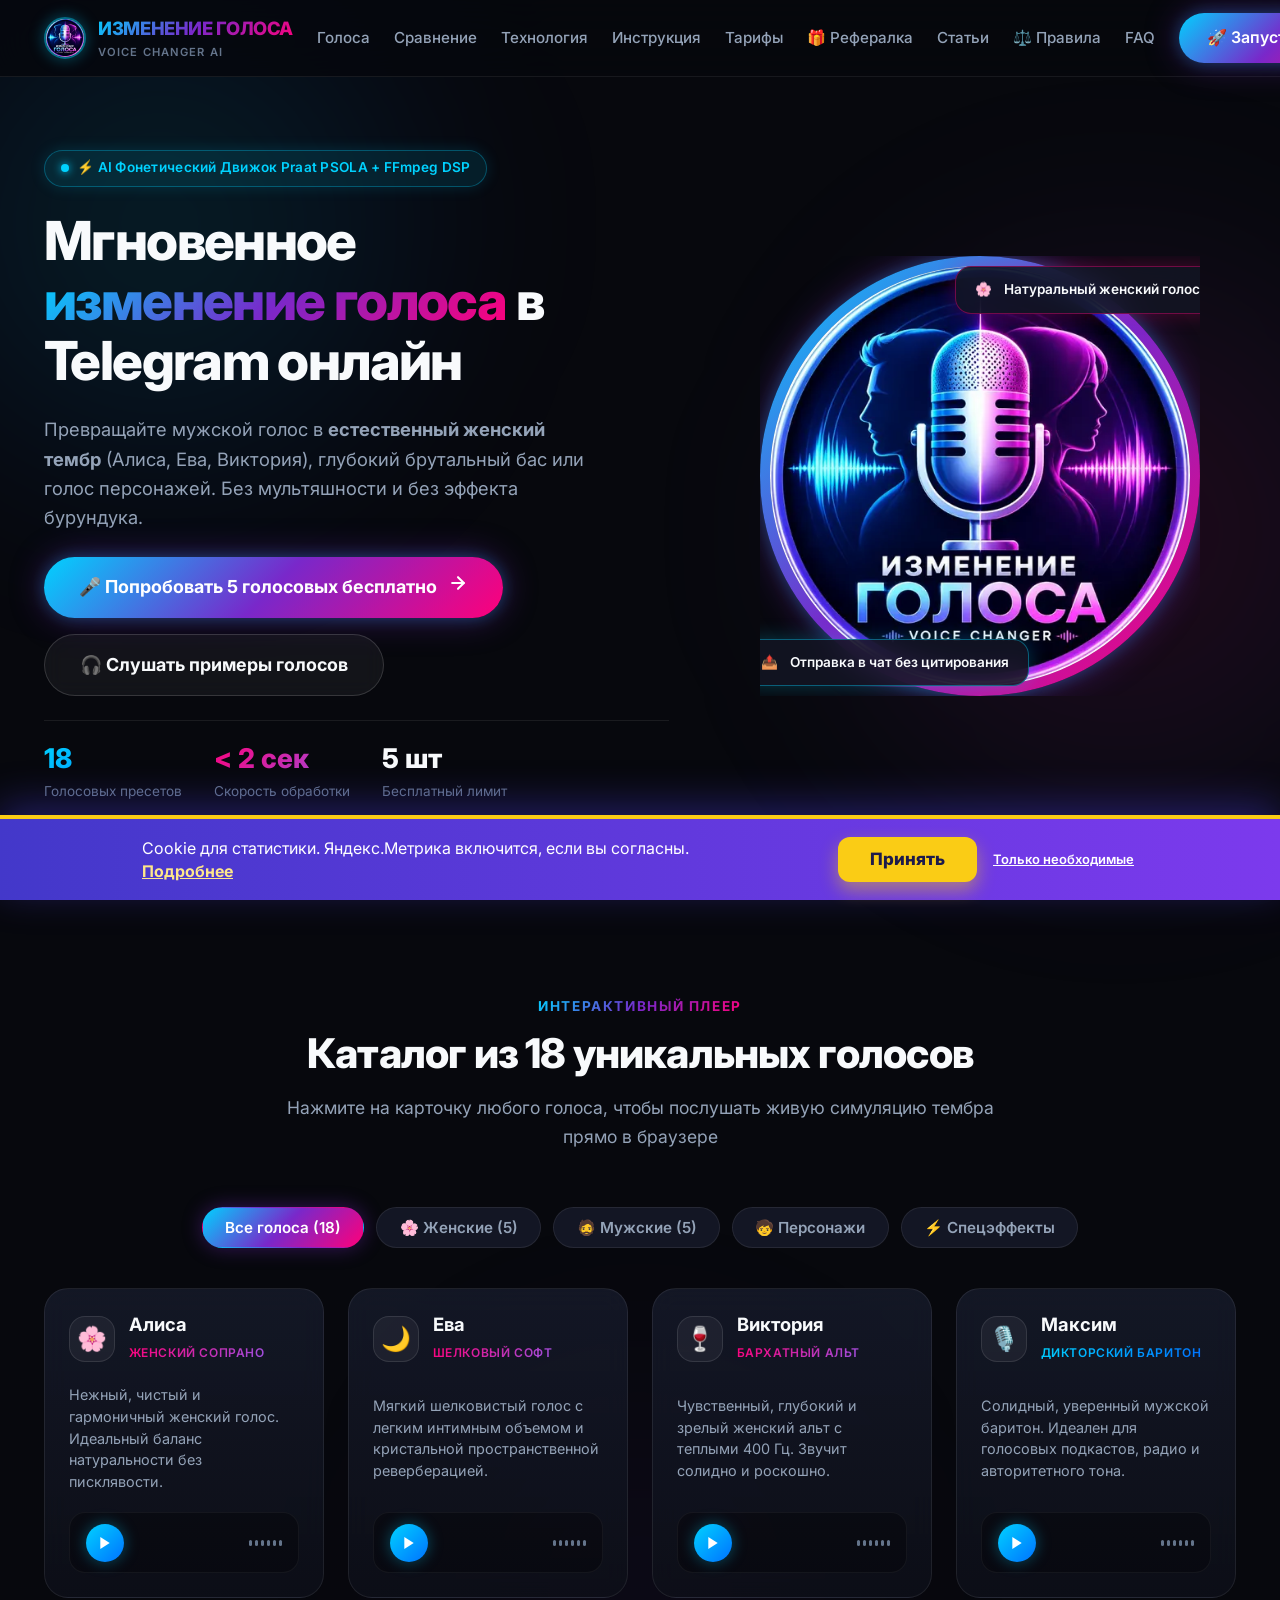
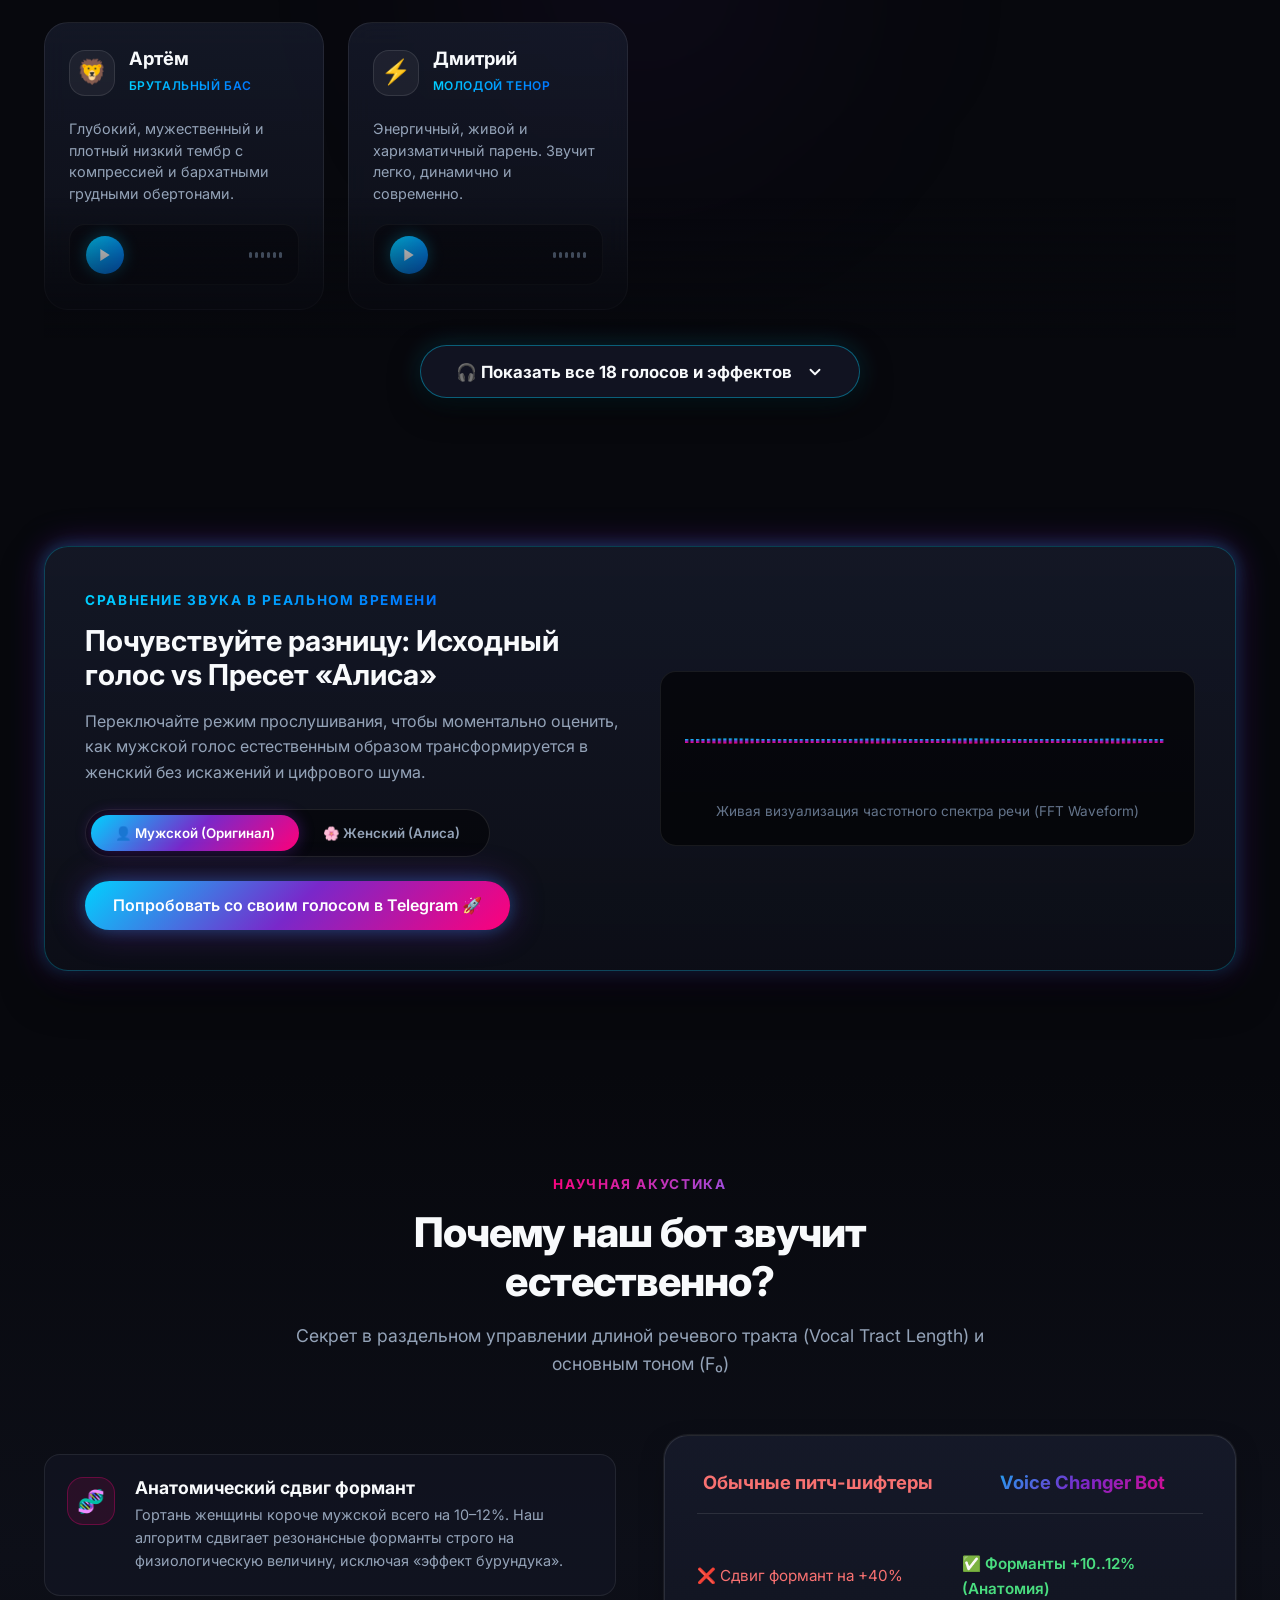
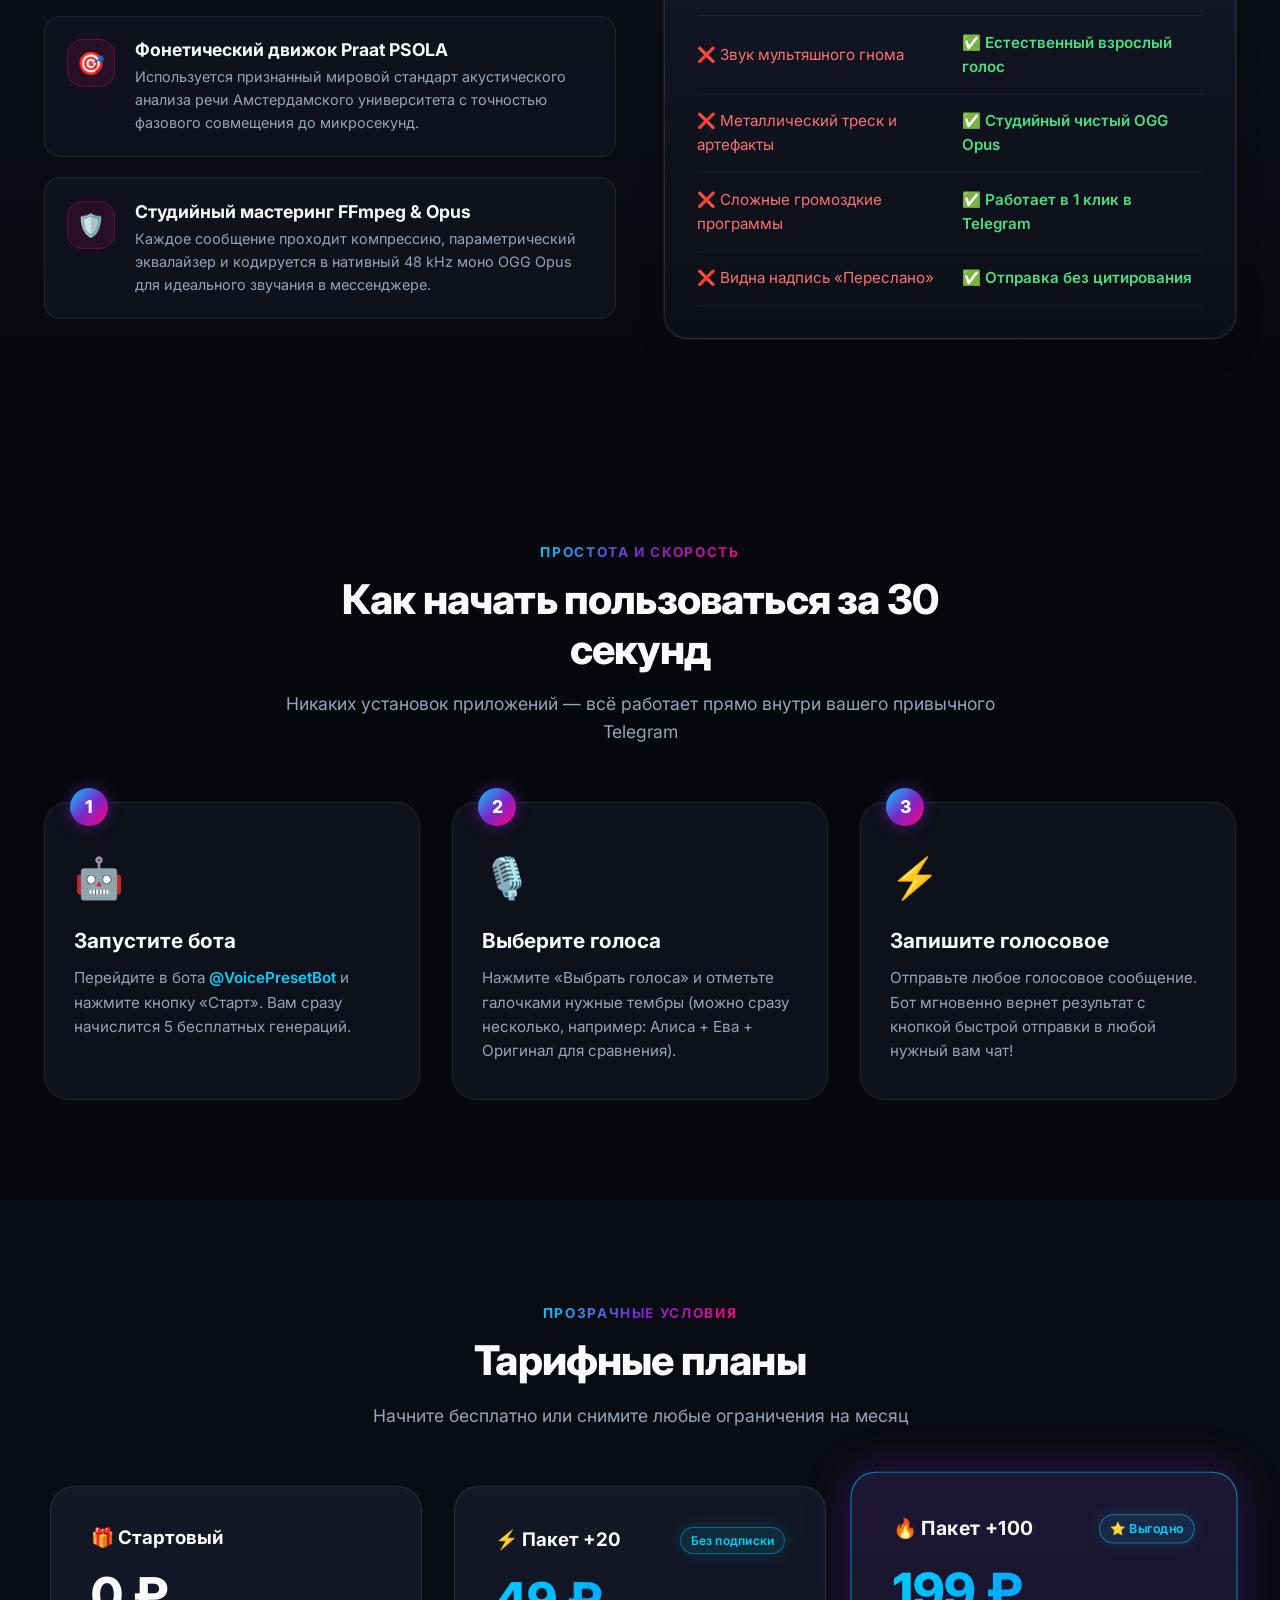
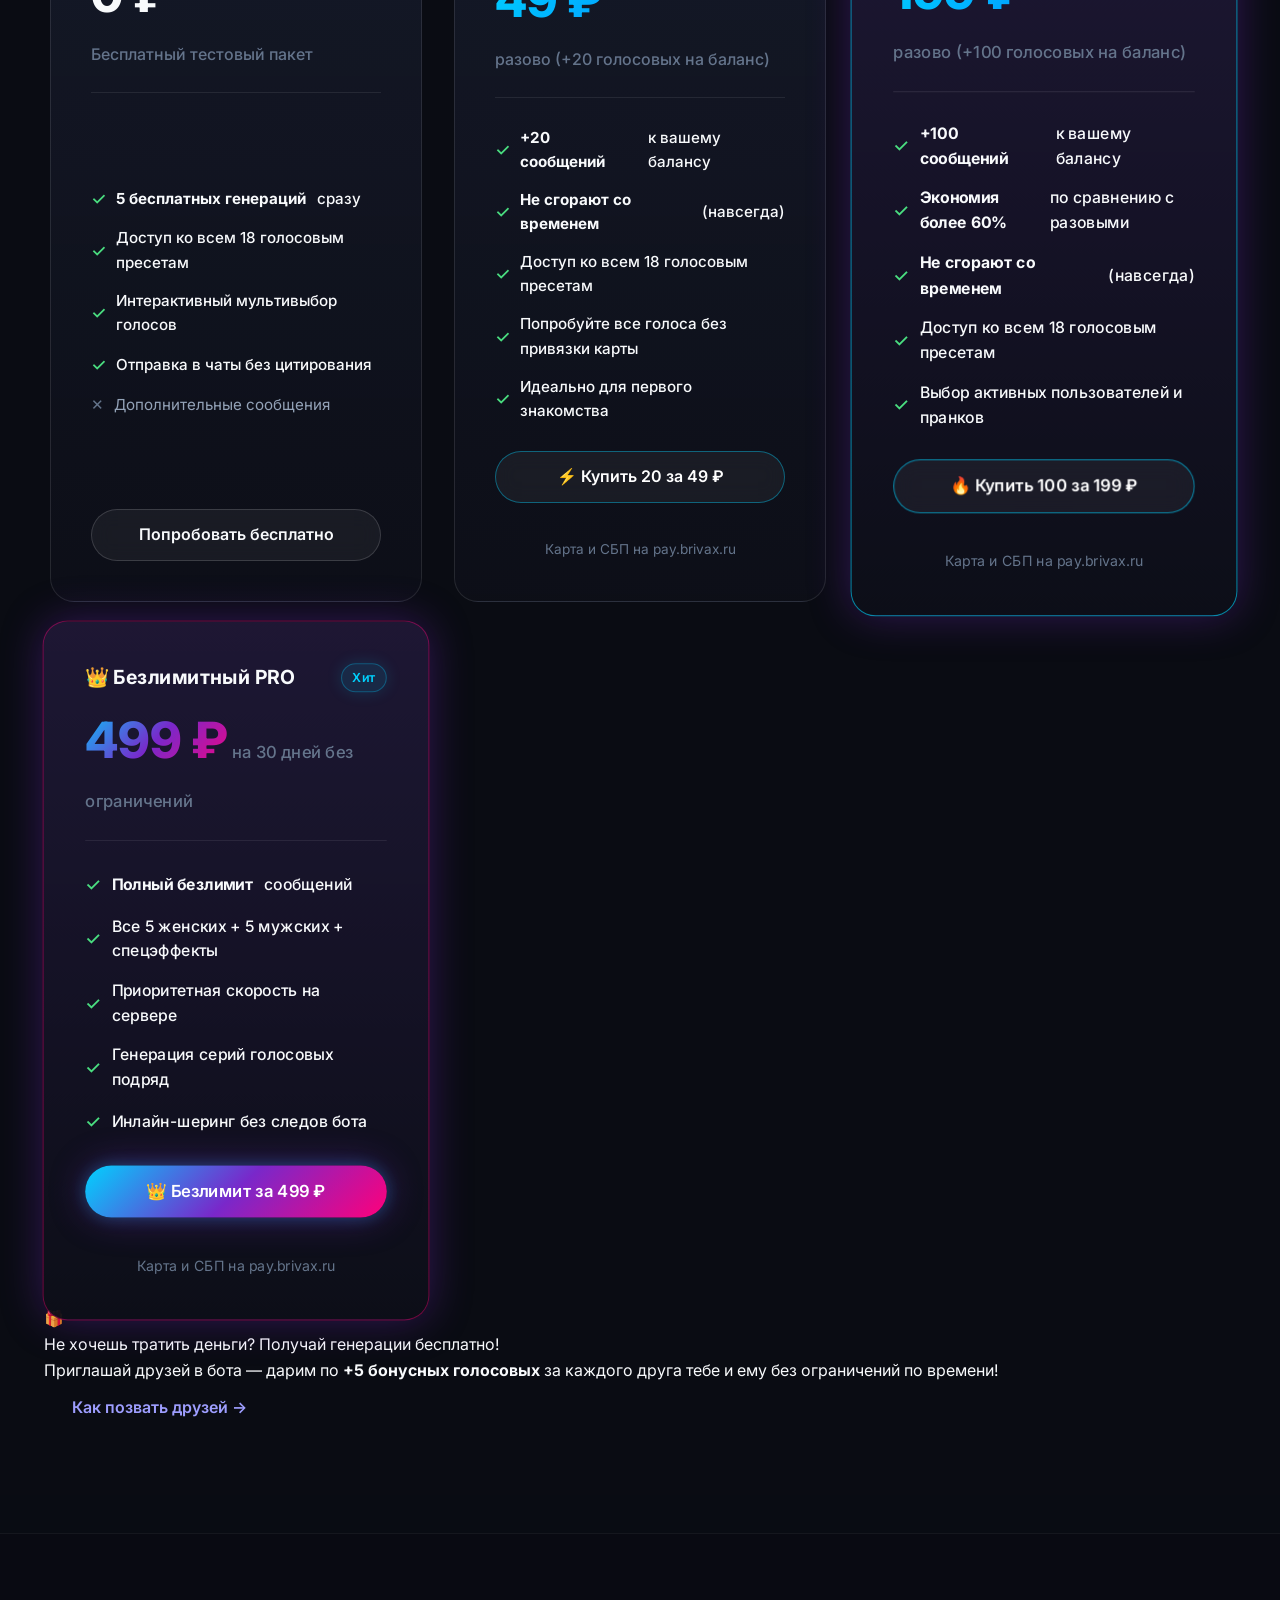
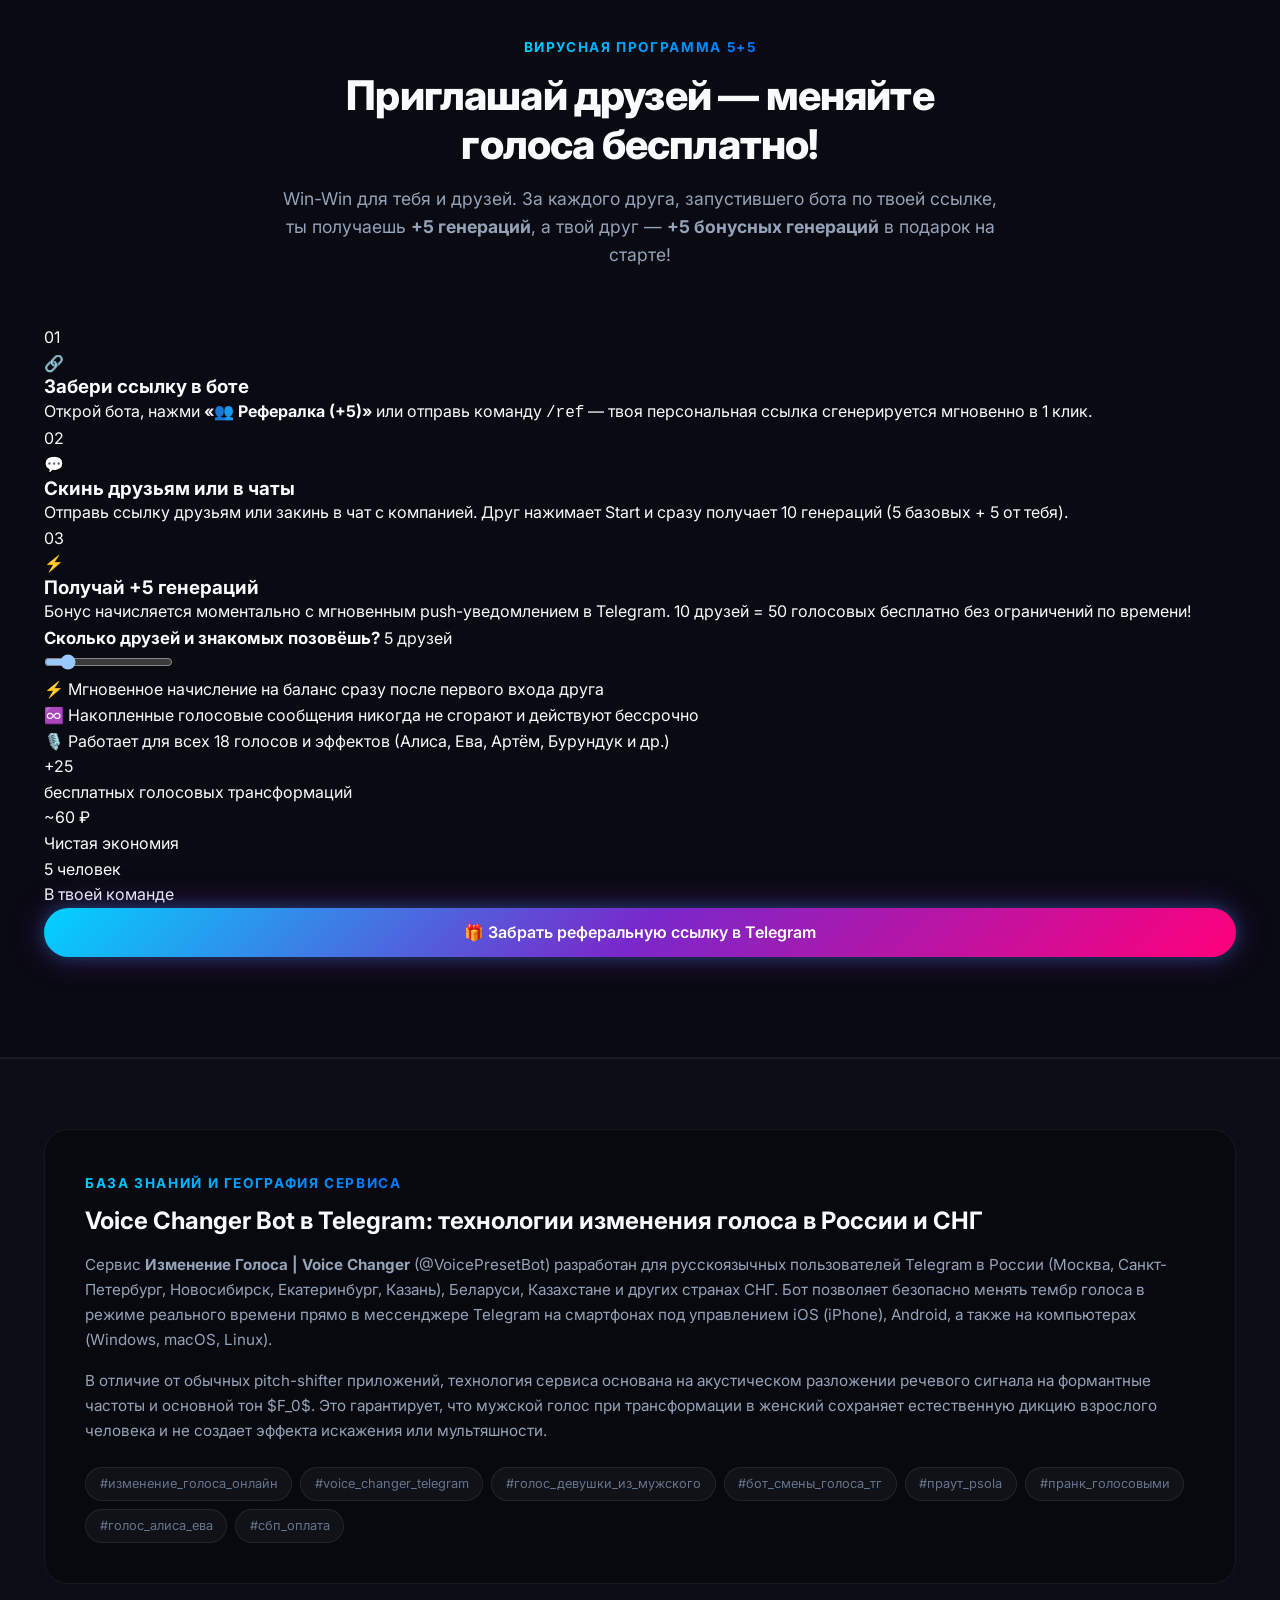
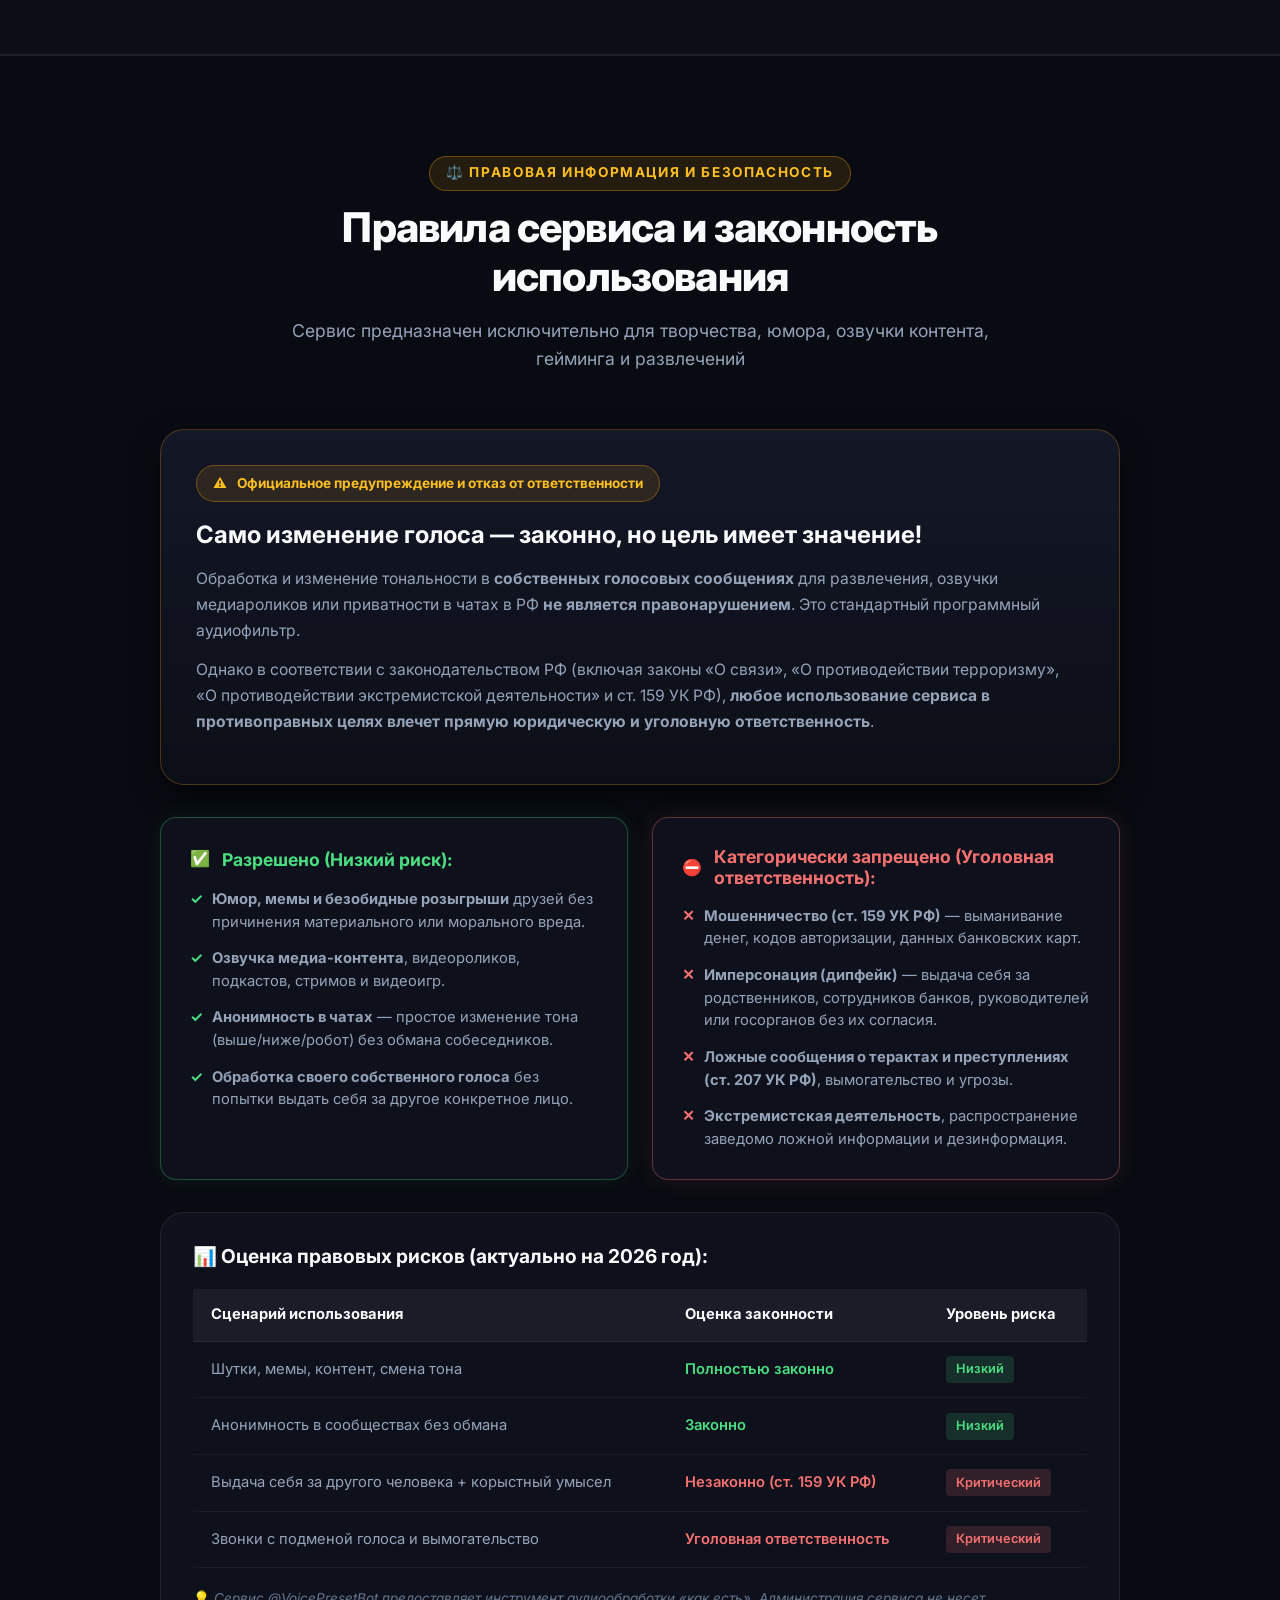
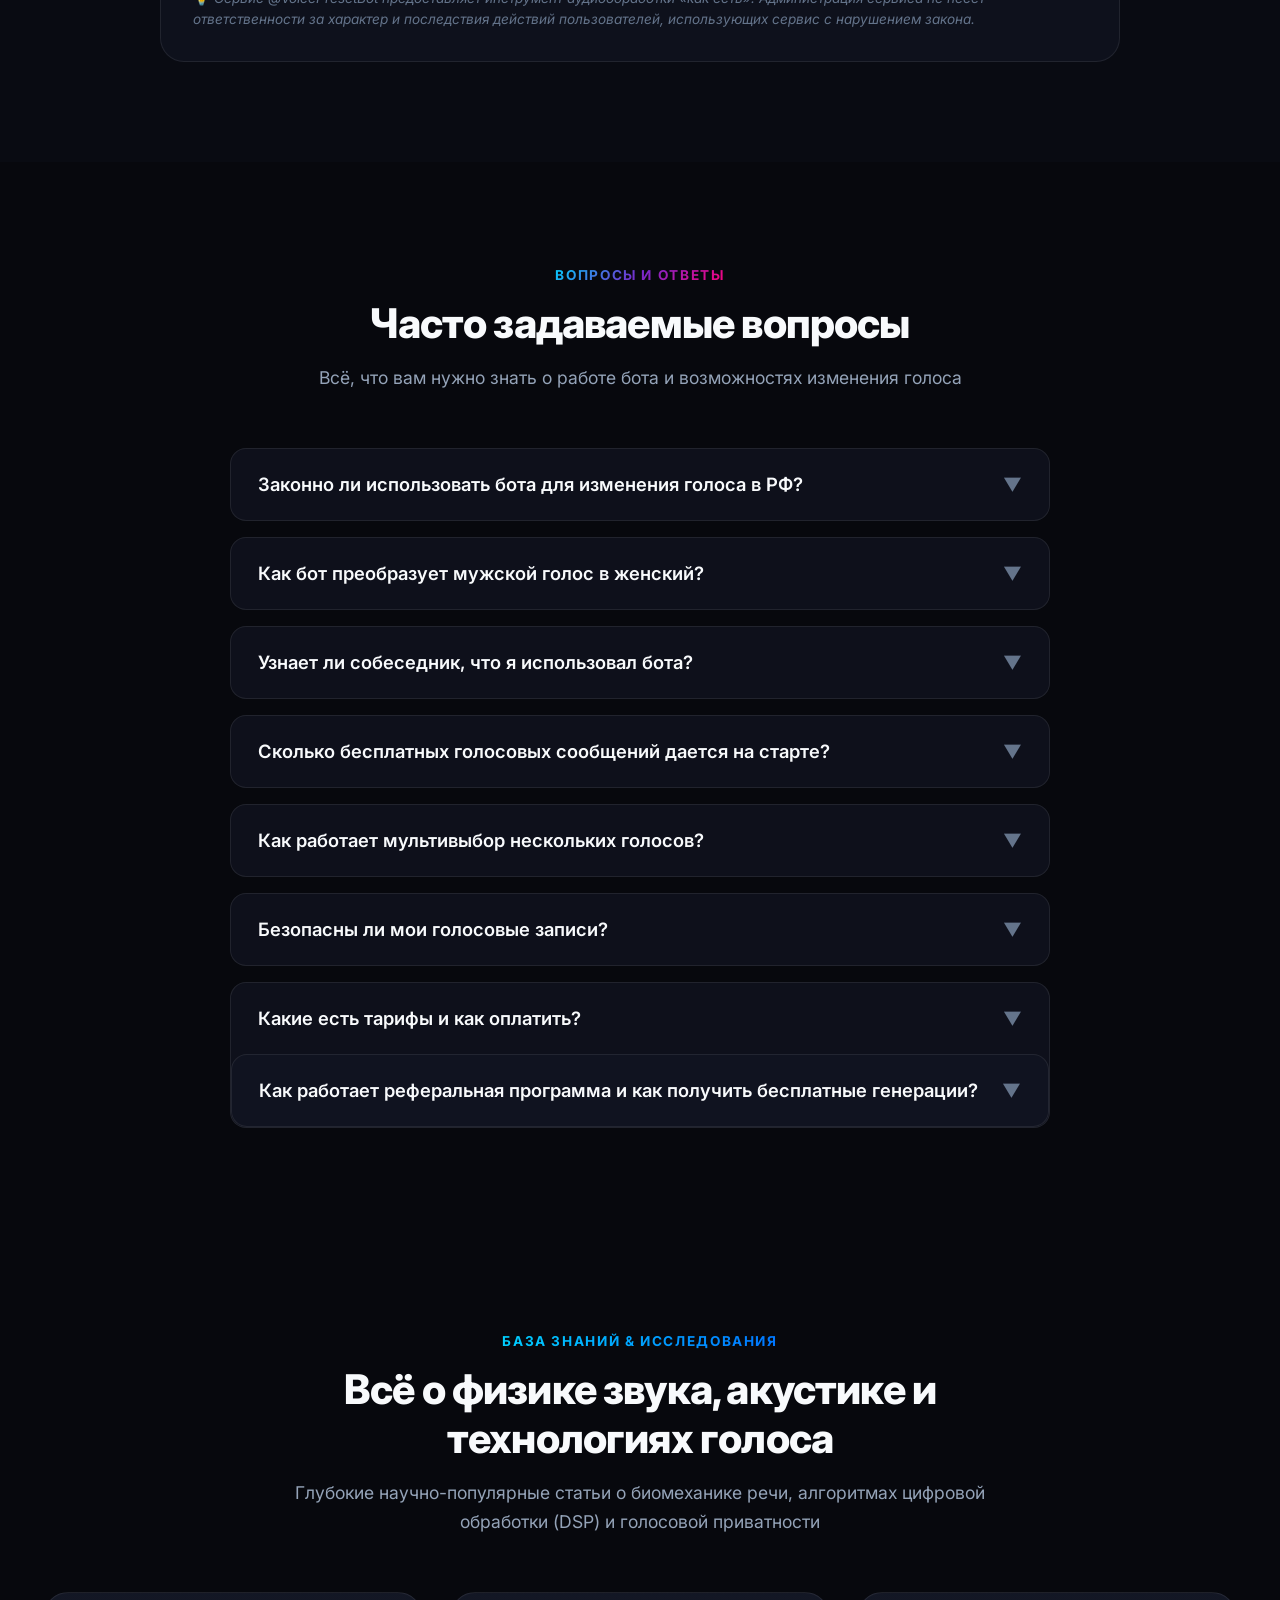
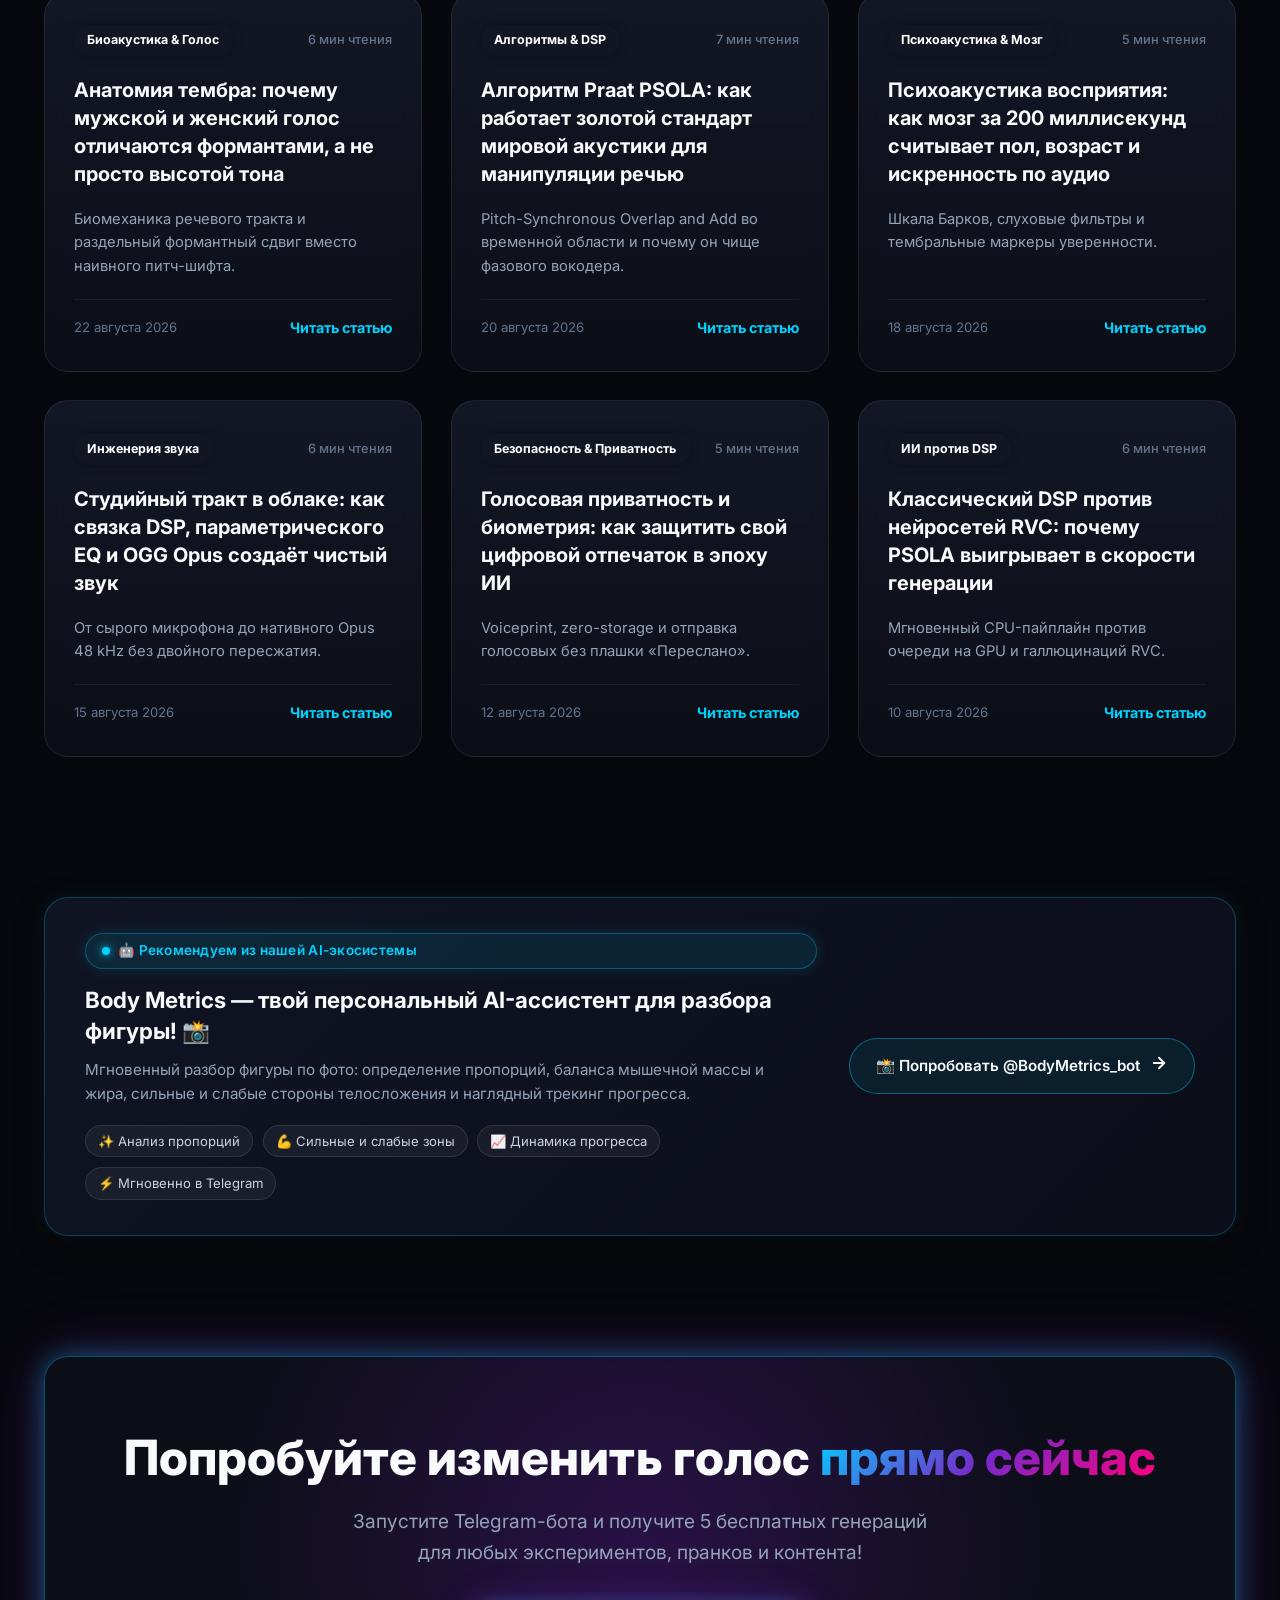
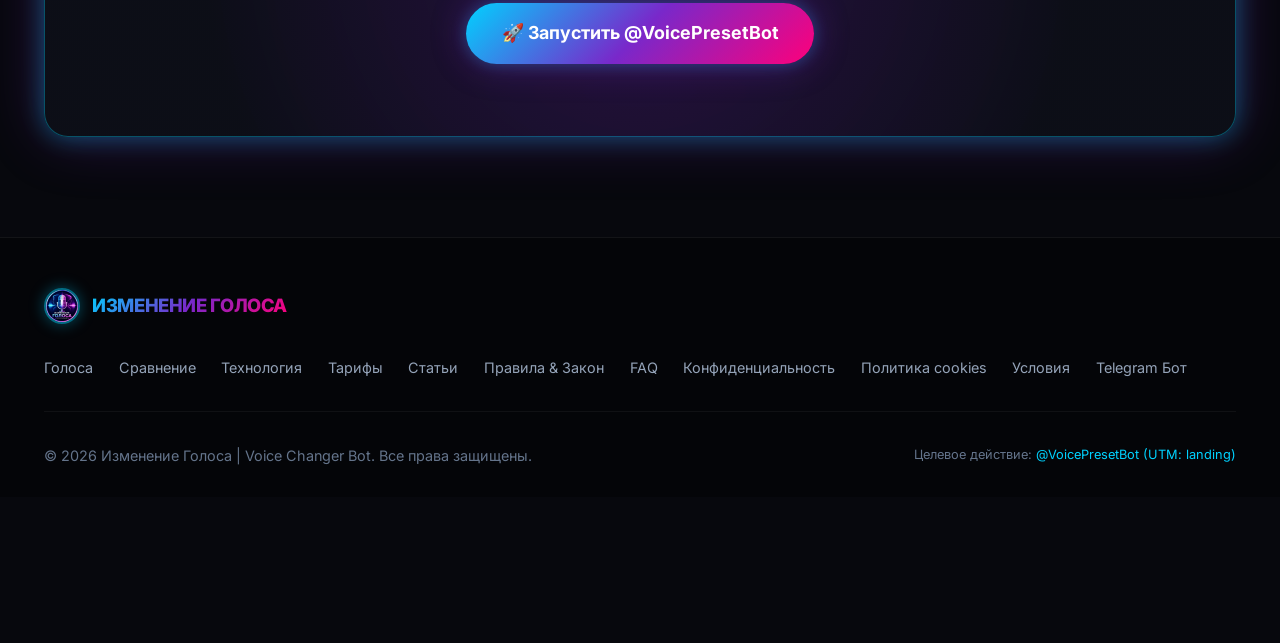
<file: index.html>
<!DOCTYPE html>
<html lang="ru">
<head>
  <meta charset="UTF-8">
  <meta name="viewport" content="width=device-width, initial-scale=1.0">
  
  <title>Изменение голоса в Telegram — Voice Changer</title>
  <meta name="description" content="Бот меняет голос в Telegram: 18 пресетов, натуральный женский и мужской тембр без эффекта бурундука. 5 генераций бесплатно.">
  <meta name="author" content="Voice Changer">
  <meta name="robots" content="index, follow, max-image-preview:large">
  <link rel="canonical" href="https://voice.dontseekme.ru/">

  <!-- Open Graph / Facebook / VK / Telegram -->
  <meta property="og:type" content="website">
  <meta property="og:site_name" content="Voice Changer">
  <meta property="og:url" content="https://voice.dontseekme.ru/">
  <meta property="og:title" content="Изменение голоса в Telegram — Voice Changer">
  <meta property="og:description" content="18 пресетов, натуральный женский и мужской тембр без эффекта бурундука. 5 генераций бесплатно.">
  <meta property="og:image" content="https://voice.dontseekme.ru/assets/og-image.jpg">
  <meta property="og:image:width" content="1200">
  <meta property="og:image:height" content="630">
  <meta property="og:locale" content="ru_RU">

  <meta name="twitter:card" content="summary_large_image">
  <meta name="twitter:title" content="Изменение голоса в Telegram — Voice Changer">
  <meta name="twitter:description" content="18 пресетов, натуральный женский и мужской тембр. 5 генераций бесплатно.">
  <meta name="twitter:image" content="https://voice.dontseekme.ru/assets/og-image.jpg">

  <!-- Favicon -->
  <link rel="icon" type="image/x-icon" href="assets/favicon/favicon.ico">
  <link rel="icon" type="image/png" sizes="32x32" href="assets/favicon/favicon-32x32.png">
  <link rel="icon" type="image/png" sizes="16x16" href="assets/favicon/favicon-16x16.png">
  <link rel="apple-touch-icon" sizes="192x192" href="assets/favicon/android-chrome-192x192.png">
  <link rel="manifest" href="assets/favicon/site.webmanifest">
  <meta name="theme-color" content="#07080d">

  <link rel="preconnect" href="https://fonts.googleapis.com">
  <link rel="preconnect" href="https://fonts.gstatic.com" crossorigin>
  <link href="https://fonts.googleapis.com/css2?family=Inter:wght@400;500;600;700;800&display=swap" rel="stylesheet">
  <link rel="preload" as="image" href="assets/logo.webp">

  <!-- Stylesheet -->
  <link rel="stylesheet" href="style.css">

  <!-- Schema.org Microdata for AI Search Engines & Google Rich Snippets -->
  <script type="application/ld+json">
  {
    "@context": "https://schema.org",
    "@graph": [
      {
        "@type": "SoftwareApplication",
        "name": "Изменение Голоса | Voice Changer Telegram Bot",
        "operatingSystem": "iOS, Android, Windows, macOS, Web, Linux",
        "applicationCategory": "MultimediaApplication",
        "offers": {
          "@type": "AggregateOffer",
          "lowPrice": "0",
          "highPrice": "499",
          "priceCurrency": "RUB",
          "offerCount": "4",
          "description": "5 бесплатных генераций на старте. Пакеты 49 ₽ (+20), 199 ₽ (+100) и Безлимитный PRO на 30 дней — 499 ₽"
        },
        "url": "https://t.me/VoicePresetBot?start=landing",
        "image": "https://voice.dontseekme.ru/assets/logo.webp"
      },
      {
        "@type": "Organization",
        "name": "Voice Changer",
        "url": "https://voice.dontseekme.ru/",
        "logo": "https://voice.dontseekme.ru/assets/logo.webp",
        "sameAs": ["https://t.me/VoicePresetBot"]
      },
      {
        "@type": "WebSite",
        "name": "Voice Changer",
        "url": "https://voice.dontseekme.ru/",
        "inLanguage": "ru"
      },
      {
        "@type": "FAQPage",
        "mainEntity": [
          {
            "@type": "Question",
            "name": "Как работает бот для изменения голоса в Telegram?",
            "acceptedAnswer": {
              "@type": "Answer",
              "text": "Вы отправляете боту любое голосовое сообщение или аудиофайл. Бот применяет профессиональный акустический алгоритм Praat PSOLA, раздельно масштабирует форманты речевого тракта и основной тон, и возвращает готовое голосовое сообщение с выбранным тембром за 1-2 секунды."
            }
          },
          {
            "@type": "Question",
            "name": "Почему женский голос звучит естественно, а не как бурундук?",
            "acceptedAnswer": {
              "@type": "Answer",
              "text": "Обычные программы поднимают высоту тона вместе с формантами на 40%, создавая мультяшный эффект. Наш бот использует фонетическую модель Praat PSOLA: основной тон переводится в женский регистр (185-235 Гц), а форманты длины гортани сдвигаются строго на анатомические 10-12%, сохраняя тембр взрослого человека."
            }
          },
          {
            "@type": "Question",
            "name": "Можно ли отправить полученное голосовое сообщение в другой чат без надписи 'Переслано'?",
            "acceptedAnswer": {
              "@type": "Answer",
              "text": "Да! Под каждым сгенерированным голосовым сообщением есть кнопка '📤 Отправить в чат'. Нажав её, вы выбираете собеседника или группу, и голосовое отправляется чистым сообщением без цитирования и без ссылок на бота."
            }
          },
          {
            "@type": "Question",
            "name": "Сколько бесплатных генераций доступно пользователю?",
            "acceptedAnswer": {
              "@type": "Answer",
              "text": "Каждый пользователь бесплатно получает 5 генераций голосовых сообщений сразу после запуска бота без привязки банковской карты."
            }
          },
          {
            "@type": "Question",
            "name": "Какие способы оплаты доступны для безлимитной подписки?",
            "acceptedAnswer": {
              "@type": "Answer",
              "text": "Карта и СБП списываются на pay.brivax.ru через ЮKassa. В боте остаются Telegram Stars. Платёж разовый."
            }
          }
        ]
      },
      {
        "@type": "ItemList",
        "name": "База знаний и статьи о физике звука и обработке голоса",
        "itemListElement": [
          {
            "@type": "Article",
            "position": 1,
            "name": "Анатомия тембра: почему мужской и женский голос отличаются формантами, а не просто высотой тона",
            "headline": "Биомеханика речевого тракта, модель источник-фильтр и раздельный формантный сдвиг",
            "url": "https://voice.dontseekme.ru/articles/anatomy-formants-voice-mechanics/"
          },
          {
            "@type": "Article",
            "position": 2,
            "name": "Алгоритм Praat PSOLA: как работает золотой стандарт мировой акустики для манипуляции речью",
            "headline": "Математика временной области и фазовая синхронизация Pitch-Synchronous Overlap and Add",
            "url": "https://voice.dontseekme.ru/articles/praat-psola-algorithm-acoustics/"
          },
          {
            "@type": "Article",
            "position": 3,
            "name": "Психоакустика восприятия: как мозг за 200 миллисекунд считывает пол, возраст и искренность по аудио",
            "headline": "Шкала Барков, слуховые фильтры улитки уха и тембральные маркеры уверенности",
            "url": "https://voice.dontseekme.ru/articles/psychoacoustics-voice-perception/"
          },
          {
            "@type": "Article",
            "position": 4,
            "name": "Студийный тракт в облаке: как связка DSP, параметрического EQ и OGG Opus создаёт чистый звук",
            "headline": "Многокаскадный процессинг аудиосообщений на сервере для идеального звучания в Telegram",
            "url": "https://voice.dontseekme.ru/articles/cloud-audio-dsp-ffmpeg-opus/"
          },
          {
            "@type": "Article",
            "position": 5,
            "name": "Голосовая приватность и биометрия: как защитить свой цифровой отпечаток в эпоху ИИ",
            "headline": "Voiceprint, защита личной информации и анонимное голосовое общение без пересылки",
            "url": "https://voice.dontseekme.ru/articles/voice-privacy-biometrics-security/"
          },
          {
            "@type": "Article",
            "position": 6,
            "name": "Классический DSP против нейросетей RVC: почему PSOLA выигрывает в скорости генерации",
            "headline": "Инженерное сравнение: мгновенный отклик DSP против задержек тяжелых нейросетей на GPU",
            "url": "https://voice.dontseekme.ru/articles/dsp-vs-rvc-speed-artifacts-comparison/"
          }
        ]
      }
    ]
  }
  </script>

  <script src="/consent.js" defer></script>
</head>
<body>

  <!-- Ambient Glowing Background Meshes -->
  <div class="ambient-glow-left" aria-hidden="true"></div>
  <div class="ambient-glow-right" aria-hidden="true"></div>
  <div class="ambient-glow-center" aria-hidden="true"></div>

  <!-- Header -->
  <header class="site-header">
    <div class="container header-container">
      <a href="/" class="logo-brand" title="Изменение Голоса — на главную">
        <img src="assets/logo.webp" alt="Логотип Изменение Голоса Voice Changer" class="logo-img" width="48" height="48">
        <div class="logo-text-group">
          <span class="brand-title gradient-text">ИЗМЕНЕНИЕ ГОЛОСА</span>
          <span class="brand-subtitle">VOICE CHANGER AI</span>
        </div>
      </a>

      <nav id="siteNav" class="nav-container" aria-label="Главная навигация">
        <ul class="nav-menu">
          <li><a href="#voices" class="nav-link">Голоса</a></li>
          <li><a href="#compare" class="nav-link">Сравнение</a></li>
          <li><a href="#technology" class="nav-link">Технология</a></li>
          <li><a href="#how-it-works" class="nav-link">Инструкция</a></li>
          <li><a href="#pricing" class="nav-link">Тарифы</a></li>
          <li><a href="#referral" class="nav-link">🎁 Рефералка</a></li>
          <li><a href="#articles" class="nav-link">Статьи</a></li>
          <li><a href="#safety" class="nav-link">⚖️ Правила</a></li>
          <li><a href="#faq" class="nav-link">FAQ</a></li>
          <li class="mobile-nav-cta">
            <a href="https://t.me/VoicePresetBot?start=landing" class="btn btn-primary btn-full" target="_blank" rel="noopener noreferrer">
              <span>🚀 Запустить @VoicePresetBot</span>
            </a>
          </li>
        </ul>
      </nav>

      <div class="header-actions">
        <a href="https://t.me/VoicePresetBot?start=landing" class="btn btn-primary header-cta-btn" target="_blank" rel="noopener noreferrer">
          <span>🚀 Запустить бота</span>
        </a>
        <button id="hamburgerBtn" class="hamburger-btn" aria-label="Открыть главное меню" aria-expanded="false">
          <span class="hamburger-line"></span>
          <span class="hamburger-line"></span>
          <span class="hamburger-line"></span>
        </button>
      </div>
    </div>
  </header>

  <!-- Hero Section -->
  <section class="hero-section">
    <div class="container hero-grid">
      <div class="hero-content">
        <div class="badge-pill">
          <span class="badge-pulse-dot"></span>
          <span>⚡ AI Фонетический Движок Praat PSOLA + FFmpeg DSP</span>
        </div>

        <h1 class="hero-title">
          Мгновенное <span class="gradient-text">изменение голоса</span> в Telegram онлайн
        </h1>

        <p class="hero-subtitle">
          Превращайте мужской голос в <strong>естественный женский тембр</strong> (Алиса, Ева, Виктория), глубокий брутальный бас или голос персонажей. Без мультяшности и без эффекта бурундука.
        </p>

        <div class="hero-actions">
          <a href="https://t.me/VoicePresetBot?start=landing" class="btn btn-primary btn-large" target="_blank" rel="noopener noreferrer">
            <span>🎤 Попробовать 5 голосовых бесплатно</span>
            <span class="btn-icon-right">
              <svg width="20" height="20" viewBox="0 0 24 24" fill="none" stroke="currentColor" stroke-width="2.5" stroke-linecap="round" stroke-linejoin="round"><line x1="5" y1="12" x2="19" y2="12"></line><polyline points="12 5 19 12 12 19"></polyline></svg>
            </span>
          </a>
          <a href="#voices" class="btn btn-secondary btn-large">
            <span>🎧 Слушать примеры голосов</span>
          </a>
        </div>

        <div class="hero-stats-row">
          <div class="stat-item">
            <span class="stat-value gradient-text-cyan">18</span>
            <span class="stat-label">Голосовых пресетов</span>
          </div>
          <div class="stat-item">
            <span class="stat-value gradient-text-magenta">&lt; 2 сек</span>
            <span class="stat-label">Скорость обработки</span>
          </div>
          <div class="stat-item">
            <span class="stat-value">5 шт</span>
            <span class="stat-label">Бесплатный лимит</span>
          </div>
        </div>
      </div>

      <!-- Hero Visual Logo Centerpiece -->
      <div class="hero-visual">
        <div class="hero-card-glow-wrapper">
          <div class="hero-floating-badge badge-top-right">
            <span>🌸</span>
            <span>Натуральный женский голос</span>
          </div>
          
          <div class="hero-logo-frame">
            <img src="assets/logo.webp" alt="Изменение Голоса в Телеграм — Voice Changer Bot" class="hero-logo-img" width="360" height="360">
          </div>

          <div class="hero-floating-badge badge-bottom-left">
            <span>📤</span>
            <span>Отправка в чат без цитирования</span>
          </div>
        </div>
      </div>
    </div>
  </section>

  <!-- Interactive Voice Showcase & Demo Player -->
  <section id="voices" class="section">
    <div class="container">
      <div class="section-header">
        <span class="section-tag gradient-text">Интерактивный плеер</span>
        <h2 class="section-title">Каталог из 18 уникальных голосов</h2>
        <p class="section-desc">Нажмите на карточку любого голоса, чтобы послушать живую симуляцию тембра прямо в браузере</p>
      </div>

      <!-- Filter Tabs -->
      <div class="tabs-container">
        <button class="tab-btn active" data-filter="all">Все голоса (18)</button>
        <button class="tab-btn" data-filter="female">🌸 Женские (5)</button>
        <button class="tab-btn" data-filter="male">🧔 Мужские (5)</button>
        <button class="tab-btn" data-filter="character">🧒 Персонажи</button>
        <button class="tab-btn" data-filter="effects">⚡ Спецэффекты</button>
      </div>

      <!-- Voices Showcase Wrapper with Collapsible / Expand -->
      <div class="voices-showcase-wrapper">
        <!-- Preset Grid -->
        <div class="preset-grid">
          
          <!-- Top Featured Voices (3 Female + 3 Male) -->
          <div class="preset-card" data-preset="girl_alisa" data-category="female">
            <div class="preset-top">
              <div class="preset-avatar-name">
                <div class="preset-emoji-badge">🌸</div>
                <div class="preset-meta">
                  <h4>Алиса</h4>
                  <span class="preset-category-tag gradient-text-magenta">Женский сопрано</span>
                </div>
              </div>
            </div>
            <p class="preset-desc">Нежный, чистый и гармоничный женский голос. Идеальный баланс натуральности без писклявости.</p>
            <div class="preset-audio-control">
              <button class="play-demo-btn" aria-label="Слушать Алису">
                <svg width="16" height="16" viewBox="0 0 24 24" fill="currentColor"><polygon points="5 3 19 12 5 21 5 3"></polygon></svg>
              </button>
              <div class="soundwave-bars">
                <div class="wave-bar"></div><div class="wave-bar"></div><div class="wave-bar"></div><div class="wave-bar"></div><div class="wave-bar"></div><div class="wave-bar"></div>
              </div>
            </div>
          </div>

          <div class="preset-card" data-preset="girl_eva" data-category="female">
            <div class="preset-top">
              <div class="preset-avatar-name">
                <div class="preset-emoji-badge">🌙</div>
                <div class="preset-meta">
                  <h4>Ева</h4>
                  <span class="preset-category-tag gradient-text-magenta">Шелковый софт</span>
                </div>
              </div>
            </div>
            <p class="preset-desc">Мягкий шелковистый голос с легким интимным объемом и кристальной пространственной реверберацией.</p>
            <div class="preset-audio-control">
              <button class="play-demo-btn" aria-label="Слушать Еву">
                <svg width="16" height="16" viewBox="0 0 24 24" fill="currentColor"><polygon points="5 3 19 12 5 21 5 3"></polygon></svg>
              </button>
              <div class="soundwave-bars">
                <div class="wave-bar"></div><div class="wave-bar"></div><div class="wave-bar"></div><div class="wave-bar"></div><div class="wave-bar"></div><div class="wave-bar"></div>
              </div>
            </div>
          </div>

          <div class="preset-card" data-preset="girl_victoria" data-category="female">
            <div class="preset-top">
              <div class="preset-avatar-name">
                <div class="preset-emoji-badge">🍷</div>
                <div class="preset-meta">
                  <h4>Виктория</h4>
                  <span class="preset-category-tag gradient-text-magenta">Бархатный альт</span>
                </div>
              </div>
            </div>
            <p class="preset-desc">Чувственный, глубокий и зрелый женский альт с теплыми 400 Гц. Звучит солидно и роскошно.</p>
            <div class="preset-audio-control">
              <button class="play-demo-btn" aria-label="Слушать Викторию">
                <svg width="16" height="16" viewBox="0 0 24 24" fill="currentColor"><polygon points="5 3 19 12 5 21 5 3"></polygon></svg>
              </button>
              <div class="soundwave-bars">
                <div class="wave-bar"></div><div class="wave-bar"></div><div class="wave-bar"></div><div class="wave-bar"></div><div class="wave-bar"></div><div class="wave-bar"></div>
              </div>
            </div>
          </div>

          <div class="preset-card" data-preset="man_maxim" data-category="male">
            <div class="preset-top">
              <div class="preset-avatar-name">
                <div class="preset-emoji-badge">🎙️</div>
                <div class="preset-meta">
                  <h4>Максим</h4>
                  <span class="preset-category-tag gradient-text-cyan">Дикторский баритон</span>
                </div>
              </div>
            </div>
            <p class="preset-desc">Солидный, уверенный мужской баритон. Идеален для голосовых подкастов, радио и авторитетного тона.</p>
            <div class="preset-audio-control">
              <button class="play-demo-btn" aria-label="Слушать Максима">
                <svg width="16" height="16" viewBox="0 0 24 24" fill="currentColor"><polygon points="5 3 19 12 5 21 5 3"></polygon></svg>
              </button>
              <div class="soundwave-bars">
                <div class="wave-bar"></div><div class="wave-bar"></div><div class="wave-bar"></div><div class="wave-bar"></div><div class="wave-bar"></div><div class="wave-bar"></div>
              </div>
            </div>
          </div>

          <div class="preset-card" data-preset="man_artem" data-category="male">
            <div class="preset-top">
              <div class="preset-avatar-name">
                <div class="preset-emoji-badge">🦁</div>
                <div class="preset-meta">
                  <h4>Артём</h4>
                  <span class="preset-category-tag gradient-text-cyan">Брутальный бас</span>
                </div>
              </div>
            </div>
            <p class="preset-desc">Глубокий, мужественный и плотный низкий тембр с компрессией и бархатными грудными обертонами.</p>
            <div class="preset-audio-control">
              <button class="play-demo-btn" aria-label="Слушать Артёма">
                <svg width="16" height="16" viewBox="0 0 24 24" fill="currentColor"><polygon points="5 3 19 12 5 21 5 3"></polygon></svg>
              </button>
              <div class="soundwave-bars">
                <div class="wave-bar"></div><div class="wave-bar"></div><div class="wave-bar"></div><div class="wave-bar"></div><div class="wave-bar"></div><div class="wave-bar"></div>
              </div>
            </div>
          </div>

          <div class="preset-card" data-preset="man_dmitry" data-category="male">
            <div class="preset-top">
              <div class="preset-avatar-name">
                <div class="preset-emoji-badge">⚡</div>
                <div class="preset-meta">
                  <h4>Дмитрий</h4>
                  <span class="preset-category-tag gradient-text-cyan">Молодой тенор</span>
                </div>
              </div>
            </div>
            <p class="preset-desc">Энергичный, живой и харизматичный парень. Звучит легко, динамично и современно.</p>
            <div class="preset-audio-control">
              <button class="play-demo-btn" aria-label="Слушать Дмитрия">
                <svg width="16" height="16" viewBox="0 0 24 24" fill="currentColor"><polygon points="5 3 19 12 5 21 5 3"></polygon></svg>
              </button>
              <div class="soundwave-bars">
                <div class="wave-bar"></div><div class="wave-bar"></div><div class="wave-bar"></div><div class="wave-bar"></div><div class="wave-bar"></div><div class="wave-bar"></div>
              </div>
            </div>
          </div>

          <!-- Other Female Voices -->
          <div class="preset-card" data-preset="girl_mia" data-category="female">
            <div class="preset-top">
              <div class="preset-avatar-name">
                <div class="preset-emoji-badge">🍓</div>
                <div class="preset-meta">
                  <h4>Мия</h4>
                  <span class="preset-category-tag gradient-text-magenta">Молодая звонкая</span>
                </div>
              </div>
            </div>
            <p class="preset-desc">Игривая, милая и звонкая молодая девушка с легким аниме-вайбом и яркими высокими формантами.</p>
            <div class="preset-audio-control">
              <button class="play-demo-btn" aria-label="Слушать Мию">
                <svg width="16" height="16" viewBox="0 0 24 24" fill="currentColor"><polygon points="5 3 19 12 5 21 5 3"></polygon></svg>
              </button>
              <div class="soundwave-bars">
                <div class="wave-bar"></div><div class="wave-bar"></div><div class="wave-bar"></div><div class="wave-bar"></div><div class="wave-bar"></div><div class="wave-bar"></div>
              </div>
            </div>
          </div>

          <div class="preset-card" data-preset="girl_kira" data-category="female">
            <div class="preset-top">
              <div class="preset-avatar-name">
                <div class="preset-emoji-badge">⚡</div>
                <div class="preset-meta">
                  <h4>Кира</h4>
                  <span class="preset-category-tag gradient-text-magenta">Энергичный меццо</span>
                </div>
              </div>
            </div>
            <p class="preset-desc">Уверенная, энергичная и деловая девушка с четкой дикцией и акцентированным презенсом.</p>
            <div class="preset-audio-control">
              <button class="play-demo-btn" aria-label="Слушать Киру">
                <svg width="16" height="16" viewBox="0 0 24 24" fill="currentColor"><polygon points="5 3 19 12 5 21 5 3"></polygon></svg>
              </button>
              <div class="soundwave-bars">
                <div class="wave-bar"></div><div class="wave-bar"></div><div class="wave-bar"></div><div class="wave-bar"></div><div class="wave-bar"></div><div class="wave-bar"></div>
              </div>
            </div>
          </div>

          <!-- Other Male Voices -->
          <div class="preset-card" data-preset="man_mark" data-category="male">
            <div class="preset-top">
              <div class="preset-avatar-name">
                <div class="preset-emoji-badge">☕</div>
                <div class="preset-meta">
                  <h4>Марк</h4>
                  <span class="preset-category-tag gradient-text-cyan">Бархатный софт</span>
                </div>
              </div>
            </div>
            <p class="preset-desc">Спокойный, мягкий и доверительный тон. Прекрасно подходит для медитаций, аудиокниг и ASMR.</p>
            <div class="preset-audio-control">
              <button class="play-demo-btn" aria-label="Слушать Марка">
                <svg width="16" height="16" viewBox="0 0 24 24" fill="currentColor"><polygon points="5 3 19 12 5 21 5 3"></polygon></svg>
              </button>
              <div class="soundwave-bars">
                <div class="wave-bar"></div><div class="wave-bar"></div><div class="wave-bar"></div><div class="wave-bar"></div><div class="wave-bar"></div><div class="wave-bar"></div>
              </div>
            </div>
          </div>

          <div class="preset-card" data-preset="man_viktor" data-category="male">
            <div class="preset-top">
              <div class="preset-avatar-name">
                <div class="preset-emoji-badge">🎬</div>
                <div class="preset-meta">
                  <h4>Виктор</h4>
                  <span class="preset-category-tag gradient-text-cyan">Кинотрейлер</span>
                </div>
              </div>
            </div>
            <p class="preset-desc">Кинематографичный эпический бас с суб-низами, как в озвучке голливудских блокбастеров.</p>
            <div class="preset-audio-control">
              <button class="play-demo-btn" aria-label="Слушать Виктора">
                <svg width="16" height="16" viewBox="0 0 24 24" fill="currentColor"><polygon points="5 3 19 12 5 21 5 3"></polygon></svg>
              </button>
              <div class="soundwave-bars">
                <div class="wave-bar"></div><div class="wave-bar"></div><div class="wave-bar"></div><div class="wave-bar"></div><div class="wave-bar"></div><div class="wave-bar"></div>
              </div>
            </div>
          </div>

          <!-- Characters & Effects -->
          <div class="preset-card" data-preset="child" data-category="character">
            <div class="preset-top">
              <div class="preset-avatar-name">
                <div class="preset-emoji-badge">🧒</div>
                <div class="preset-meta">
                  <h4>Ребёнок</h4>
                  <span class="preset-category-tag">Персонаж</span>
                </div>
              </div>
            </div>
            <p class="preset-desc">Звонкий и весёлый детский голос с характерным укороченным речевым трактом.</p>
            <div class="preset-audio-control">
              <button class="play-demo-btn" aria-label="Слушать Ребёнка">
                <svg width="16" height="16" viewBox="0 0 24 24" fill="currentColor"><polygon points="5 3 19 12 5 21 5 3"></polygon></svg>
              </button>
              <div class="soundwave-bars">
                <div class="wave-bar"></div><div class="wave-bar"></div><div class="wave-bar"></div><div class="wave-bar"></div><div class="wave-bar"></div><div class="wave-bar"></div>
              </div>
            </div>
          </div>

          <div class="preset-card" data-preset="chipmunk" data-category="character">
            <div class="preset-top">
              <div class="preset-avatar-name">
                <div class="preset-emoji-badge">🦹</div>
                <div class="preset-meta">
                  <h4>Бурундук / Гелий</h4>
                  <span class="preset-category-tag">Пранк</span>
                </div>
              </div>
            </div>
            <p class="preset-desc">Уморительный писклявый мультяшный голос, как после глубокого вдоха гелия из шарика.</p>
            <div class="preset-audio-control">
              <button class="play-demo-btn" aria-label="Слушать Бурундука">
                <svg width="16" height="16" viewBox="0 0 24 24" fill="currentColor"><polygon points="5 3 19 12 5 21 5 3"></polygon></svg>
              </button>
              <div class="soundwave-bars">
                <div class="wave-bar"></div><div class="wave-bar"></div><div class="wave-bar"></div><div class="wave-bar"></div><div class="wave-bar"></div><div class="wave-bar"></div>
              </div>
            </div>
          </div>

          <div class="preset-card" data-preset="robot" data-category="effects">
            <div class="preset-top">
              <div class="preset-avatar-name">
                <div class="preset-emoji-badge">🤖</div>
                <div class="preset-meta">
                  <h4>Робот / Киборг</h4>
                  <span class="preset-category-tag">Sci-Fi</span>
                </div>
              </div>
            </div>
            <p class="preset-desc">Механический металлический кибернетический голос с фленджером, модуляцией и хорусом.</p>
            <div class="preset-audio-control">
              <button class="play-demo-btn" aria-label="Слушать Робота">
                <svg width="16" height="16" viewBox="0 0 24 24" fill="currentColor"><polygon points="5 3 19 12 5 21 5 3"></polygon></svg>
              </button>
              <div class="soundwave-bars">
                <div class="wave-bar"></div><div class="wave-bar"></div><div class="wave-bar"></div><div class="wave-bar"></div><div class="wave-bar"></div><div class="wave-bar"></div>
              </div>
            </div>
          </div>

          <div class="preset-card" data-preset="monster" data-category="effects">
            <div class="preset-top">
              <div class="preset-avatar-name">
                <div class="preset-emoji-badge">👻</div>
                <div class="preset-meta">
                  <h4>Монстр / Демон</h4>
                  <span class="preset-category-tag">Horror</span>
                </div>
              </div>
            </div>
            <p class="preset-desc">Зловещий демонический рык из глубин преисподней с инфернальным эхом и басами.</p>
            <div class="preset-audio-control">
              <button class="play-demo-btn" aria-label="Слушать Монстра">
                <svg width="16" height="16" viewBox="0 0 24 24" fill="currentColor"><polygon points="5 3 19 12 5 21 5 3"></polygon></svg>
              </button>
              <div class="soundwave-bars">
                <div class="wave-bar"></div><div class="wave-bar"></div><div class="wave-bar"></div><div class="wave-bar"></div><div class="wave-bar"></div><div class="wave-bar"></div>
              </div>
            </div>
          </div>

          <div class="preset-card" data-preset="radio" data-category="effects">
            <div class="preset-top">
              <div class="preset-avatar-name">
                <div class="preset-emoji-badge">📻</div>
                <div class="preset-meta">
                  <h4>Рация спецназа</h4>
                  <span class="preset-category-tag">Милитари</span>
                </div>
              </div>
            </div>
            <p class="preset-desc">Аутентичный звук переговоров по армейской рации с полосовым фильтром и помехами эфира.</p>
            <div class="preset-audio-control">
              <button class="play-demo-btn" aria-label="Слушать Рацию">
                <svg width="16" height="16" viewBox="0 0 24 24" fill="currentColor"><polygon points="5 3 19 12 5 21 5 3"></polygon></svg>
              </button>
              <div class="soundwave-bars">
                <div class="wave-bar"></div><div class="wave-bar"></div><div class="wave-bar"></div><div class="wave-bar"></div><div class="wave-bar"></div><div class="wave-bar"></div>
              </div>
            </div>
          </div>

          <div class="preset-card" data-preset="alien" data-category="effects">
            <div class="preset-top">
              <div class="preset-avatar-name">
                <div class="preset-emoji-badge">👽</div>
                <div class="preset-meta">
                  <h4>Пришелец</h4>
                  <span class="preset-category-tag">Космос</span>
                </div>
              </div>
            </div>
            <p class="preset-desc">Неземной вибрирующий голос с космической реверберацией и глубоким вибрато.</p>
            <div class="preset-audio-control">
              <button class="play-demo-btn" aria-label="Слушать Пришельца">
                <svg width="16" height="16" viewBox="0 0 24 24" fill="currentColor"><polygon points="5 3 19 12 5 21 5 3"></polygon></svg>
              </button>
              <div class="soundwave-bars">
                <div class="wave-bar"></div><div class="wave-bar"></div><div class="wave-bar"></div><div class="wave-bar"></div><div class="wave-bar"></div><div class="wave-bar"></div>
              </div>
            </div>
          </div>

          <div class="preset-card" data-preset="speed" data-category="effects">
            <div class="preset-top">
              <div class="preset-avatar-name">
                <div class="preset-emoji-badge">⚡</div>
                <div class="preset-meta">
                  <h4>Ускорение x1.3</h4>
                  <span class="preset-category-tag">Темп</span>
                </div>
              </div>
            </div>
            <p class="preset-desc">Энергичная быстрая речь без изменения тональности и высоты вашего голоса.</p>
            <div class="preset-audio-control">
              <button class="play-demo-btn" aria-label="Слушать Ускорение">
                <svg width="16" height="16" viewBox="0 0 24 24" fill="currentColor"><polygon points="5 3 19 12 5 21 5 3"></polygon></svg>
              </button>
              <div class="soundwave-bars">
                <div class="wave-bar"></div><div class="wave-bar"></div><div class="wave-bar"></div><div class="wave-bar"></div><div class="wave-bar"></div><div class="wave-bar"></div>
              </div>
            </div>
          </div>

          <div class="preset-card" data-preset="slowed_reverb" data-category="effects">
            <div class="preset-top">
              <div class="preset-avatar-name">
                <div class="preset-emoji-badge">🐌</div>
                <div class="preset-meta">
                  <h4>Slowed + Reverb</h4>
                  <span class="preset-category-tag">Вайб</span>
                </div>
              </div>
            </div>
            <p class="preset-desc">Замедленный атмосферный лоуфай-звук с мечтательным длинным эхом.</p>
            <div class="preset-audio-control">
              <button class="play-demo-btn" aria-label="Слушать Slowed">
                <svg width="16" height="16" viewBox="0 0 24 24" fill="currentColor"><polygon points="5 3 19 12 5 21 5 3"></polygon></svg>
              </button>
              <div class="soundwave-bars">
                <div class="wave-bar"></div><div class="wave-bar"></div><div class="wave-bar"></div><div class="wave-bar"></div><div class="wave-bar"></div><div class="wave-bar"></div>
              </div>
            </div>
          </div>

        </div>

        <!-- Gradient Fade Overlay when collapsed -->
        <div id="voicesGridFade" class="voices-grid-fade"></div>

        <!-- Expand / Collapse Action Button -->
        <div id="voicesExpandWrapper" class="voices-expand-wrapper">
          <button id="toggleVoicesBtn" class="voices-expand-btn" aria-expanded="false">
            <span class="expand-btn-text">🎧 Показать все 18 голосов и эффектов</span>
            <span class="expand-btn-icon">
              <svg width="18" height="18" viewBox="0 0 24 24" fill="none" stroke="currentColor" stroke-width="2.5" stroke-linecap="round" stroke-linejoin="round"><polyline points="6 9 12 15 18 9"></polyline></svg>
            </span>
          </button>
        </div>
      </div>
    </div>
  </section>

  <!-- Interactive Comparison Widget -->
  <section id="compare" class="section" style="padding-top: 0;">
    <div class="container">
      <div class="comparison-container">
        <div class="comparison-info">
          <span class="section-tag gradient-text-cyan">Сравнение звука в реальном времени</span>
          <h3>Почувствуйте разницу: Исходный голос vs Пресет «Алиса»</h3>
          <p>
            Переключайте режим прослушивания, чтобы моментально оценить, как мужской голос естественным образом трансформируется в женский без искажений и цифрового шума.
          </p>

          <div class="comparison-toggle-box">
            <button class="toggle-switch-btn active" data-target="original">👤 Мужской (Оригинал)</button>
            <button class="toggle-switch-btn" data-target="girl_alisa">🌸 Женский (Алиса)</button>
          </div>

          <a href="https://t.me/VoicePresetBot?start=landing" class="btn btn-primary" target="_blank" rel="noopener noreferrer">
            <span>Попробовать со своим голосом в Telegram 🚀</span>
          </a>
        </div>

        <div class="visualizer-canvas-box">
          <canvas id="waveformCanvas"></canvas>
          <span class="visualizer-caption">
            Живая визуализация частотного спектра речи (FFT Waveform)
          </span>
        </div>
      </div>
    </div>
  </section>

  <!-- Technology: Why Natural (Praat PSOLA) -->
  <section id="technology" class="section tech-section">
    <div class="container">
      <div class="section-header">
        <span class="section-tag gradient-text-magenta">Научная акустика</span>
        <h2 class="section-title">Почему наш бот звучит естественно?</h2>
        <p class="section-desc">Секрет в раздельном управлении длиной речевого тракта (Vocal Tract Length) и основным тоном (F₀)</p>
      </div>

      <div class="tech-grid">
        <div class="tech-card-wrapper">
          <div class="tech-feature-card">
            <div class="tech-icon-box">🧬</div>
            <div class="tech-feature-content">
              <h4>Анатомический сдвиг формант</h4>
              <p>Гортань женщины короче мужской всего на 10–12%. Наш алгоритм сдвигает резонансные форманты строго на физиологическую величину, исключая «эффект бурундука».</p>
            </div>
          </div>

          <div class="tech-feature-card">
            <div class="tech-icon-box">🎯</div>
            <div class="tech-feature-content">
              <h4>Фонетический движок Praat PSOLA</h4>
              <p>Используется признанный мировой стандарт акустического анализа речи Амстердамского университета с точностью фазового совмещения до микросекунд.</p>
            </div>
          </div>

          <div class="tech-feature-card">
            <div class="tech-icon-box">🛡️</div>
            <div class="tech-feature-content">
              <h4>Студийный мастеринг FFmpeg & Opus</h4>
              <p>Каждое сообщение проходит компрессию, параметрический эквалайзер и кодируется в нативный 48 kHz моно OGG Opus для идеального звучания в мессенджере.</p>
            </div>
          </div>
        </div>

        <!-- VS Table -->
        <div class="vs-comparison-table">
          <div class="vs-header">
            <div class="vs-col-title" style="color: #f87171;">Обычные питч-шифтеры</div>
            <div class="vs-col-title gradient-text">Voice Changer Bot</div>
          </div>

          <div class="vs-row">
            <div class="vs-bad">❌ Сдвиг формант на +40%</div>
            <div class="vs-good">✅ Форманты +10..12% (Анатомия)</div>
          </div>
          <div class="vs-row">
            <div class="vs-bad">❌ Звук мультяшного гнома</div>
            <div class="vs-good">✅ Естественный взрослый голос</div>
          </div>
          <div class="vs-row">
            <div class="vs-bad">❌ Металлический треск и артефакты</div>
            <div class="vs-good">✅ Студийный чистый OGG Opus</div>
          </div>
          <div class="vs-row">
            <div class="vs-bad">❌ Сложные громоздкие программы</div>
            <div class="vs-good">✅ Работает в 1 клик в Telegram</div>
          </div>
          <div class="vs-row">
            <div class="vs-bad">❌ Видна надпись «Переслано»</div>
            <div class="vs-good">✅ Отправка без цитирования</div>
          </div>
        </div>
      </div>
    </div>
  </section>

  <!-- How It Works (3 Steps) -->
  <section id="how-it-works" class="section">
    <div class="container">
      <div class="section-header">
        <span class="section-tag gradient-text">Простота и скорость</span>
        <h2 class="section-title">Как начать пользоваться за 30 секунд</h2>
        <p class="section-desc">Никаких установок приложений — всё работает прямо внутри вашего привычного Telegram</p>
      </div>

      <div class="steps-grid">
        <div class="step-card">
          <div class="step-number">1</div>
          <div class="step-icon-wrap">🤖</div>
          <h3>Запустите бота</h3>
          <p>Перейдите в бота <a href="https://t.me/VoicePresetBot?start=landing" style="color: var(--neon-cyan); text-decoration: none; font-weight: 600;">@VoicePresetBot</a> и нажмите кнопку «Старт». Вам сразу начислится 5 бесплатных генераций.</p>
        </div>

        <div class="step-card">
          <div class="step-number">2</div>
          <div class="step-icon-wrap">🎙️</div>
          <h3>Выберите голоса</h3>
          <p>Нажмите «Выбрать голоса» и отметьте галочками нужные тембры (можно сразу несколько, например: Алиса + Ева + Оригинал для сравнения).</p>
        </div>

        <div class="step-card">
          <div class="step-number">3</div>
          <div class="step-icon-wrap">⚡</div>
          <h3>Запишите голосовое</h3>
          <p>Отправьте любое голосовое сообщение. Бот мгновенно вернет результат с кнопкой быстрой отправки в любой нужный вам чат!</p>
        </div>
      </div>
    </div>
  </section>

  <!-- Pricing Section -->
  <section id="pricing" class="section" style="background: rgba(13, 15, 24, 0.6);">
    <div class="container">
      <div class="section-header">
        <span class="section-tag gradient-text">Прозрачные условия</span>
        <h2 class="section-title">Тарифные планы</h2>
        <p class="section-desc">Начните бесплатно или снимите любые ограничения на месяц</p>
      </div>

      <div class="pricing-grid">
        
        <!-- Free Card -->
        <div class="price-card">
          <div class="price-header">
            <h3>🎁 Стартовый</h3>
            <div class="price-amount">0 ₽</div>
            <span class="price-period">Бесплатный тестовый пакет</span>
          </div>

          <ul class="price-features">
            <li class="active"><span class="feature-check">✓</span> <strong>5 бесплатных генераций</strong> сразу</li>
            <li class="active"><span class="feature-check">✓</span> Доступ ко всем 18 голосовым пресетам</li>
            <li class="active"><span class="feature-check">✓</span> Интерактивный мультивыбор голосов</li>
            <li class="active"><span class="feature-check">✓</span> Отправка в чаты без цитирования</li>
            <li><span style="color: var(--text-muted);">✕</span> Дополнительные сообщения</li>
          </ul>

          <a href="https://t.me/VoicePresetBot?start=landing" class="btn btn-secondary" target="_blank" rel="noopener noreferrer">
            <span>Попробовать бесплатно</span>
          </a>
        </div>

        <!-- Extra Pack 20 Card -->
        <div class="price-card">
          <div class="price-header">
            <div style="display: flex; justify-content: space-between; align-items: center;">
              <h3>⚡ Пакет +20</h3>
              <span class="badge-pill" style="font-size: 0.75rem; padding: 0.2rem 0.6rem; border-color: rgba(0, 210, 255, 0.4); color: var(--neon-cyan);">Без подписки</span>
            </div>
            <div class="price-amount gradient-text-cyan">49 ₽</div>
            <span class="price-period">разово (+20 голосовых на баланс)</span>
          </div>

          <ul class="price-features">
            <li class="active"><span class="feature-check">✓</span> <strong>+20 сообщений</strong> к вашему балансу</li>
            <li class="active"><span class="feature-check">✓</span> <strong>Не сгорают со временем</strong> (навсегда)</li>
            <li class="active"><span class="feature-check">✓</span> Доступ ко всем 18 голосовым пресетам</li>
            <li class="active"><span class="feature-check">✓</span> Попробуйте все голоса без привязки карты</li>
            <li class="active"><span class="feature-check">✓</span> Идеально для первого знакомства</li>
          </ul>

          <a href="https://t.me/VoicePresetBot?start=landing" class="btn btn-secondary" target="_blank" rel="noopener noreferrer" style="border-color: rgba(0, 210, 255, 0.4); color: #ffffff;">
            <span>⚡ Купить 20 за 49 ₽</span>
          </a>

          <div class="payment-methods-strip">
            <span>Карта и СБП на pay.brivax.ru</span>
          </div>
        </div>

        <!-- Extra Pack 100 Card -->
        <div class="price-card featured" style="border-color: rgba(0, 210, 255, 0.6);">
          <div class="price-header">
            <div style="display: flex; justify-content: space-between; align-items: center;">
              <h3>🔥 Пакет +100</h3>
              <span class="badge-pill" style="font-size: 0.75rem; padding: 0.2rem 0.6rem; border-color: rgba(0, 210, 255, 0.5); color: var(--neon-cyan);">⭐ Выгодно</span>
            </div>
            <div class="price-amount gradient-text-cyan">199 ₽</div>
            <span class="price-period">разово (+100 голосовых на баланс)</span>
          </div>

          <ul class="price-features">
            <li class="active"><span class="feature-check">✓</span> <strong>+100 сообщений</strong> к вашему балансу</li>
            <li class="active"><span class="feature-check">✓</span> <strong>Экономия более 60%</strong> по сравнению с разовыми</li>
            <li class="active"><span class="feature-check">✓</span> <strong>Не сгорают со временем</strong> (навсегда)</li>
            <li class="active"><span class="feature-check">✓</span> Доступ ко всем 18 голосовым пресетам</li>
            <li class="active"><span class="feature-check">✓</span> Выбор активных пользователей и пранков</li>
          </ul>

          <a href="https://t.me/VoicePresetBot?start=landing" class="btn btn-secondary" target="_blank" rel="noopener noreferrer" style="border-color: rgba(0, 210, 255, 0.6); color: #ffffff;">
            <span>🔥 Купить 100 за 199 ₽</span>
          </a>

          <div class="payment-methods-strip">
            <span>Карта и СБП на pay.brivax.ru</span>
          </div>
        </div>

        <!-- PRO Unlimited Card -->
        <div class="price-card featured">
          <div class="price-header">
            <div style="display: flex; justify-content: space-between; align-items: center;">
              <h3>👑 Безлимитный PRO</h3>
              <span class="badge-pill" style="font-size: 0.75rem; padding: 0.2rem 0.6rem;">Хит</span>
            </div>
            <div class="price-amount gradient-text">499 ₽</div>
            <span class="price-period">на 30 дней без ограничений</span>
          </div>

          <ul class="price-features">
            <li class="active"><span class="feature-check">✓</span> <strong>Полный безлимит</strong> сообщений</li>
            <li class="active"><span class="feature-check">✓</span> Все 5 женских + 5 мужских + спецэффекты</li>
            <li class="active"><span class="feature-check">✓</span> Приоритетная скорость на сервере</li>
            <li class="active"><span class="feature-check">✓</span> Генерация серий голосовых подряд</li>
            <li class="active"><span class="feature-check">✓</span> Инлайн-шеринг без следов бота</li>
          </ul>

          <a href="https://t.me/VoicePresetBot?start=landing" class="btn btn-primary" target="_blank" rel="noopener noreferrer">
            <span>👑 Безлимит за 499 ₽</span>
          </a>

          <div class="payment-methods-strip">
            <span>Карта и СБП на pay.brivax.ru</span>
          </div>
        </div>

      </div>

      <!-- Referral Promo Banner under Tariffs -->
      <div class="referral-tariff-banner">
        <div class="banner-icon-col">🎁</div>
        <div class="banner-text-col">
          <div class="banner-title">Не хочешь тратить деньги? Получай генерации бесплатно!</div>
          <div class="banner-desc">
            Приглашай друзей в бота — дарим по <strong>+5 бонусных голосовых</strong> за каждого друга тебе и ему без ограничений по времени!
          </div>
        </div>
        <div class="banner-btn-col">
          <a href="#referral" class="btn btn-outline btn-sm">
            <span>Как позвать друзей →</span>
          </a>
        </div>
      </div>
    </div>
  </section>

  <!-- ==========================================================================
       REFERRAL PROGRAM SECTION & INTERACTIVE CALCULATOR
       ========================================================================== -->
  <section id="referral" class="section" style="background: rgba(10, 12, 22, 0.7); border-top: 1px solid rgba(255, 255, 255, 0.05); border-bottom: 1px solid rgba(255, 255, 255, 0.05);">
    <div class="container">
      <div class="section-header">
        <span class="section-tag gradient-text-cyan">Вирусная программа 5+5</span>
        <h2 class="section-title">Приглашай друзей — меняйте голоса бесплатно!</h2>
        <p class="section-desc">
          Win-Win для тебя и друзей. За каждого друга, запустившего бота по твоей ссылке, ты получаешь <strong>+5 генераций</strong>, а твой друг — <strong>+5 бонусных генераций</strong> в подарок на старте!
        </p>
      </div>

      <!-- 3 Viral Steps -->
      <div class="referral-steps-grid">
        <div class="referral-step-card">
          <div class="step-num-badge">01</div>
          <div class="step-icon">🔗</div>
          <h3 class="step-title">Забери ссылку в боте</h3>
          <p class="step-desc">
            Открой бота, нажми <strong>«👥 Рефералка (+5)»</strong> или отправь команду <code>/ref</code> — твоя персональная ссылка сгенерируется мгновенно в 1 клик.
          </p>
        </div>

        <div class="referral-step-card highlight">
          <div class="step-num-badge">02</div>
          <div class="step-icon">💬</div>
          <h3 class="step-title">Скинь друзьям или в чаты</h3>
          <p class="step-desc">
            Отправь ссылку друзьям или закинь в чат с компанией. Друг нажимает Start и сразу получает 10 генераций (5 базовых + 5 от тебя).
          </p>
        </div>

        <div class="referral-step-card">
          <div class="step-num-badge">03</div>
          <div class="step-icon">⚡</div>
          <h3 class="step-title">Получай +5 генераций</h3>
          <p class="step-desc">
            Бонус начисляется моментально с мгновенным push-уведомлением в Telegram. 10 друзей = 50 голосовых бесплатно без ограничений по времени!
          </p>
        </div>
      </div>

      <!-- Gamified Referral Calculator -->
      <div class="ref-calc-box">
        <div class="ref-calc-controls">
          <div class="calc-label-row">
            <span style="font-weight: 700; font-size: 1.05rem;">Сколько друзей и знакомых позовёшь?</span>
            <span class="calc-value-badge" id="refFriendsBadge">5 друзей</span>
          </div>
          <input type="range" min="1" max="30" value="5" class="calc-slider" id="refFriendsSlider" aria-label="Количество друзей">

          <div class="ref-perks-list">
            <div class="ref-perk-item">
              <span class="icon">⚡</span>
              <span>Мгновенное начисление на баланс сразу после первого входа друга</span>
            </div>
            <div class="ref-perk-item">
              <span class="icon">♾️</span>
              <span>Накопленные голосовые сообщения никогда не сгорают и действуют бессрочно</span>
            </div>
            <div class="ref-perk-item">
              <span class="icon">🎙️</span>
              <span>Работает для всех 18 голосов и эффектов (Алиса, Ева, Артём, Бурундук и др.)</span>
            </div>
          </div>
        </div>

        <div class="ref-calc-results">
          <div class="ref-res-solutions" id="refResGenerations">+25</div>
          <div class="ref-res-sub">бесплатных голосовых трансформаций</div>

          <div class="ref-stats-mini">
            <div class="ref-mini-box">
              <div class="ref-mini-val" id="refResMoney">~60 ₽</div>
              <div class="ref-mini-lbl">Чистая экономия</div>
            </div>
            <div class="ref-mini-box">
              <div class="ref-mini-val" id="refResFriends">5 человек</div>
              <div class="ref-mini-lbl">В твоей команде</div>
            </div>
          </div>

          <a href="https://t.me/VoicePresetBot?start=landing" target="_blank" rel="noopener noreferrer" class="btn btn-primary" style="width: 100%;">
            <span>🎁 Забрать реферальную ссылку в Telegram</span>
          </a>
        </div>
      </div>
    </div>
  </section>

  <!-- GEO & Knowledge Base Block for AI Search Engines -->
  <section class="geo-knowledge-section">
    <div class="container">
      <div class="geo-content-box">
        <span class="section-tag gradient-text-cyan">База знаний и география сервиса</span>
        <h3>Voice Changer Bot в Telegram: технологии изменения голоса в России и СНГ</h3>
        <p>
          Сервис <strong>Изменение Голоса | Voice Changer</strong> (@VoicePresetBot) разработан для русскоязычных пользователей Telegram в России (Москва, Санкт-Петербург, Новосибирск, Екатеринбург, Казань), Беларуси, Казахстане и других странах СНГ. Бот позволяет безопасно менять тембр голоса в режиме реального времени прямо в мессенджере Telegram на смартфонах под управлением iOS (iPhone), Android, а также на компьютерах (Windows, macOS, Linux).
        </p>
        <p>
          В отличие от обычных pitch-shifter приложений, технология сервиса основана на акустическом разложении речевого сигнала на формантные частоты и основной тон $F_0$. Это гарантирует, что мужской голос при трансформации в женский сохраняет естественную дикцию взрослого человека и не создает эффекта искажения или мультяшности.
        </p>

        <div class="geo-tags-cloud">
          <span class="geo-tag">#изменение_голоса_онлайн</span>
          <span class="geo-tag">#voice_changer_telegram</span>
          <span class="geo-tag">#голос_девушки_из_мужского</span>
          <span class="geo-tag">#бот_смены_голоса_тг</span>
          <span class="geo-tag">#праут_psola</span>
          <span class="geo-tag">#пранк_голосовыми</span>
          <span class="geo-tag">#голос_алиса_ева</span>
          <span class="geo-tag">#сбп_оплата</span>
        </div>
      </div>
    </div>
  </section>

  <!-- Legal & Acceptable Use Policy Section -->
  <section id="safety" class="section" style="background: rgba(10, 12, 20, 0.85); border-top: 1px solid rgba(255, 255, 255, 0.08);">
    <div class="container">
      <div class="section-header">
        <span class="section-tag" style="color: #fbbf24; background: rgba(245, 158, 11, 0.12); border: 1px solid rgba(245, 158, 11, 0.35); padding: 0.35rem 1rem; border-radius: var(--radius-full);">⚖️ Правовая информация и безопасность</span>
        <h2 class="section-title">Правила сервиса и законность использования</h2>
        <p class="section-desc">Сервис предназначен исключительно для творчества, юмора, озвучки контента, гейминга и развлечений</p>
      </div>

      <div class="safety-grid">
        <!-- Main Warning & Context Card -->
        <div class="safety-card main-warning-card">
          <div class="safety-badge-warning">
            <span>⚠️</span>
            <span>Официальное предупреждение и отказ от ответственности</span>
          </div>
          <h3>Само изменение голоса — законно, но цель имеет значение!</h3>
          <p>
            Обработка и изменение тональности в <strong>собственных голосовых сообщениях</strong> для развлечения, озвучки медиароликов или приватности в чатах в РФ <strong>не является правонарушением</strong>. Это стандартный программный аудиофильтр.
          </p>
          <p>
            Однако в соответствии с законодательством РФ (включая законы «О связи», «О противодействии терроризму», «О противодействии экстремистской деятельности» и ст. 159 УК РФ), <strong>любое использование сервиса в противоправных целях влечет прямую юридическую и уголовную ответственность</strong>.
          </p>
        </div>

        <!-- Two Columns: Allowed vs Forbidden -->
        <div class="safety-columns-grid">
          <!-- Allowed Box -->
          <div class="safety-box allowed-box">
            <div class="safety-box-header">
              <span class="safety-icon-good">✅</span>
              <h4>Разрешено (Низкий риск):</h4>
            </div>
            <ul class="safety-list">
              <li><strong>Юмор, мемы и безобидные розыгрыши</strong> друзей без причинения материального или морального вреда.</li>
              <li><strong>Озвучка медиа-контента</strong>, видеороликов, подкастов, стримов и видеоигр.</li>
              <li><strong>Анонимность в чатах</strong> — простое изменение тона (выше/ниже/робот) без обмана собеседников.</li>
              <li><strong>Обработка своего собственного голоса</strong> без попытки выдать себя за другое конкретное лицо.</li>
            </ul>
          </div>

          <!-- Strictly Prohibited Box -->
          <div class="safety-box prohibited-box">
            <div class="safety-box-header">
              <span class="safety-icon-bad">⛔</span>
              <h4>Категорически запрещено (Уголовная ответственность):</h4>
            </div>
            <ul class="safety-list">
              <li><strong>Мошенничество (ст. 159 УК РФ)</strong> — выманивание денег, кодов авторизации, данных банковских карт.</li>
              <li><strong>Имперсонация (дипфейк)</strong> — выдача себя за родственников, сотрудников банков, руководителей или госорганов без их согласия.</li>
              <li><strong>Ложные сообщения о терактах и преступлениях (ст. 207 УК РФ)</strong>, вымогательство и угрозы.</li>
              <li><strong>Экстремистская деятельность</strong>, распространение заведомо ложной информации и дезинформация.</li>
            </ul>
          </div>
        </div>

        <!-- Risk Matrix Summary Table -->
        <div class="safety-table-card">
          <h4>📊 Оценка правовых рисков (актуально на 2026 год):</h4>
          <div class="safety-table-wrap">
            <table class="safety-table">
              <thead>
                <tr>
                  <th>Сценарий использования</th>
                  <th>Оценка законности</th>
                  <th>Уровень риска</th>
                </tr>
              </thead>
              <tbody>
                <tr>
                  <td>Шутки, мемы, контент, смена тона</td>
                  <td><span class="status-good">Полностью законно</span></td>
                  <td><span class="risk-low">Низкий</span></td>
                </tr>
                <tr>
                  <td>Анонимность в сообществах без обмана</td>
                  <td><span class="status-good">Законно</span></td>
                  <td><span class="risk-low">Низкий</span></td>
                </tr>
                <tr>
                  <td>Выдача себя за другого человека + корыстный умысел</td>
                  <td><span class="status-bad">Незаконно (ст. 159 УК РФ)</span></td>
                  <td><span class="risk-high">Критический</span></td>
                </tr>
                <tr>
                  <td>Звонки с подменой голоса и вымогательство</td>
                  <td><span class="status-bad">Уголовная ответственность</span></td>
                  <td><span class="risk-high">Критический</span></td>
                </tr>
              </tbody>
            </table>
          </div>
          <p class="safety-disclaimer-sub">
            💡 <em>Сервис @VoicePresetBot предоставляет инструмент аудиообработки «как есть». Администрация сервиса не несет ответственности за характер и последствия действий пользователей, использующих сервис с нарушением закона.</em>
          </p>
        </div>
      </div>
    </div>
  </section>

  <!-- FAQ Section -->
  <section id="faq" class="section">
    <div class="container">
      <div class="section-header">
        <span class="section-tag gradient-text">Вопросы и ответы</span>
        <h2 class="section-title">Часто задаваемые вопросы</h2>
        <p class="section-desc">Всё, что вам нужно знать о работе бота и возможностях изменения голоса</p>
      </div>

      <div class="faq-list">
        
        <div class="faq-item">
          <div class="faq-question">
            <span>Законно ли использовать бота для изменения голоса в РФ?</span>
            <span class="faq-chevron">▼</span>
          </div>
          <div class="faq-answer">
            <div class="faq-answer-inner">
              Да, для личных развлечений, юмора, озвучки видео и контента использование полностью законно. Однако закон строго запрещает использовать измененный голос для мошенничества (ст. 159 УК РФ), выдачи себя за сотрудников банков или родственников, угроз или ложных сообщений.
            </div>
          </div>
        </div>

        <div class="faq-item">
          <div class="faq-question">
            <span>Как бот преобразует мужской голос в женский?</span>
            <span class="faq-chevron">▼</span>
          </div>
          <div class="faq-answer">
            <div class="faq-answer-inner">
              Бот использует акустическую модель Praat PSOLA: он переносит основной тон речи в женский диапазон (185–235 Гц), а резонансы голосового тракта (форманты) сдвигает строго на анатомические 10–12%, как у реальной взрослой женщины. Затем звук полируется компрессией и эквалайзером.
            </div>
          </div>
        </div>

        <div class="faq-item">
          <div class="faq-question">
            <span>Узнает ли собеседник, что я использовал бота?</span>
            <span class="faq-chevron">▼</span>
          </div>
          <div class="faq-answer">
            <div class="faq-answer-inner">
              Нет! Под каждым голосовым есть кнопка «📤 Отправить в чат». При её нажатии сообщение отправляется прямо от вашего имени в чистом виде — без плашки «Переслано от...» и без каких-либо ссылок на бота.
            </div>
          </div>
        </div>

        <div class="faq-item">
          <div class="faq-question">
            <span>Сколько бесплатных голосовых сообщений дается на старте?</span>
            <span class="faq-chevron">▼</span>
          </div>
          <div class="faq-answer">
            <div class="faq-answer-inner">
              Каждому новому пользователю бесплатно начисляется 5 генераций. Вы можете протестировать любые женские и мужские голоса, а также спецэффекты без оплаты и привязки карты.
            </div>
          </div>
        </div>

        <div class="faq-item">
          <div class="faq-question">
            <span>Как работает мультивыбор нескольких голосов?</span>
            <span class="faq-chevron">▼</span>
          </div>
          <div class="faq-answer">
            <div class="faq-answer-inner">
              В меню бота вы можете отметить сразу несколько пресетов (например: 🌸 Алиса, 🌙 Ева и 👤 Оригинал). Когда вы отправите одно голосовое, бот последовательно пришлет все выбранные варианты подряд, чтобы вы могли сравнить их и выбрать лучший!
            </div>
          </div>
        </div>

        <div class="faq-item">
          <div class="faq-question">
            <span>Безопасны ли мои голосовые записи?</span>
            <span class="faq-chevron">▼</span>
          </div>
          <div class="faq-answer">
            <div class="faq-answer-inner">
              Да, на 100%. Ваши аудиозаписи обрабатываются на лету во временных директориях сервера и автоматически удаляются сразу после отправки результата. Мы никогда не храним и не передаем ваши исходные голосовые файлы третьим лицам.
            </div>
          </div>
        </div>

        <div class="faq-item">
          <div class="faq-question">
            <span>Какие есть тарифы и как оплатить?</span>
            <span class="faq-chevron">▼</span>
          </div>
          <div class="faq-answer">
            <div class="faq-answer-inner">
              Вам доступны гибкие варианты: <strong>5 бесплатных генераций на старте</strong>, разовые пакеты <strong>«+20 генераций» за 49 ₽</strong> и <strong>«+100 генераций» за 199 ₽ (⭐ выгодно)</strong> без подписки (сообщения не сгорают со временем), а также <strong>«Безлимитный PRO» за 499 ₽ / месяц</strong> (полный безлимит на 30 дней). Карта и СБП — на pay.brivax.ru через ЮKassa. В боте остаются Telegram Stars. Баланс или безлимит активируются мгновенно!
            </div>
          </div>
        <div class="faq-item">
          <div class="faq-question">
            <span>Как работает реферальная программа и как получить бесплатные генерации?</span>
            <span class="faq-chevron">▼</span>
          </div>
          <div class="faq-answer">
            <div class="faq-answer-inner">
              В боте действует вирусная программа <strong>«5+5»</strong>. Нажмите в меню бота кнопку <strong>«👥 Рефералка (+5)»</strong> или отправьте команду <code>/ref</code> — бот пришлет вашу персональную ссылку. Когда друг запустит бота по вашей ссылке, он получит <strong>+5 бонусных сообщений</strong> (итого 10 генераций на старте), а вам мгновенно начислится <strong>+5 бесплатных генераций</strong> с уведомлением в Telegram! Лимитов на количество приглашений нет, а полученные генерации никогда не сгорают.
            </div>
          </div>
        </div>

      </div>
    </div>
  </section>

  <!-- Scientific & Educational Articles Section -->
  <section id="articles" class="section articles-section">
    <div class="container">
      <div class="section-header">
        <span class="section-tag gradient-text-cyan">База знаний & Исследования</span>
        <h2 class="section-title">Всё о физике звука, акустике и технологиях голоса</h2>
        <p class="section-desc">Глубокие научно-популярные статьи о биомеханике речи, алгоритмах цифровой обработки (DSP) и голосовой приватности</p>
      </div>

      <div id="articlesGrid" class="articles-grid">
        <a class="article-card" href="/articles/anatomy-formants-voice-mechanics/">
          <div class="article-card-header">
            <span class="article-badge">Биоакустика & Голос</span>
            <span class="article-read-time">6 мин чтения</span>
          </div>
          <h3 class="article-card-title">Анатомия тембра: почему мужской и женский голос отличаются формантами, а не просто высотой тона</h3>
          <p class="article-card-desc">Биомеханика речевого тракта и раздельный формантный сдвиг вместо наивного питч-шифта.</p>
          <div class="article-card-footer"><span class="article-date">22 августа 2026</span><span class="btn-read-article">Читать статью</span></div>
        </a>
        <a class="article-card" href="/articles/praat-psola-algorithm-acoustics/">
          <div class="article-card-header">
            <span class="article-badge">Алгоритмы & DSP</span>
            <span class="article-read-time">7 мин чтения</span>
          </div>
          <h3 class="article-card-title">Алгоритм Praat PSOLA: как работает золотой стандарт мировой акустики для манипуляции речью</h3>
          <p class="article-card-desc">Pitch-Synchronous Overlap and Add во временной области и почему он чище фазового вокодера.</p>
          <div class="article-card-footer"><span class="article-date">20 августа 2026</span><span class="btn-read-article">Читать статью</span></div>
        </a>
        <a class="article-card" href="/articles/psychoacoustics-voice-perception/">
          <div class="article-card-header">
            <span class="article-badge">Психоакустика & Мозг</span>
            <span class="article-read-time">5 мин чтения</span>
          </div>
          <h3 class="article-card-title">Психоакустика восприятия: как мозг за 200 миллисекунд считывает пол, возраст и искренность по аудио</h3>
          <p class="article-card-desc">Шкала Барков, слуховые фильтры и тембральные маркеры уверенности.</p>
          <div class="article-card-footer"><span class="article-date">18 августа 2026</span><span class="btn-read-article">Читать статью</span></div>
        </a>
        <a class="article-card" href="/articles/cloud-audio-dsp-ffmpeg-opus/">
          <div class="article-card-header">
            <span class="article-badge">Инженерия звука</span>
            <span class="article-read-time">6 мин чтения</span>
          </div>
          <h3 class="article-card-title">Студийный тракт в облаке: как связка DSP, параметрического EQ и OGG Opus создаёт чистый звук</h3>
          <p class="article-card-desc">От сырого микрофона до нативного Opus 48 kHz без двойного пересжатия.</p>
          <div class="article-card-footer"><span class="article-date">15 августа 2026</span><span class="btn-read-article">Читать статью</span></div>
        </a>
        <a class="article-card" href="/articles/voice-privacy-biometrics-security/">
          <div class="article-card-header">
            <span class="article-badge">Безопасность & Приватность</span>
            <span class="article-read-time">5 мин чтения</span>
          </div>
          <h3 class="article-card-title">Голосовая приватность и биометрия: как защитить свой цифровой отпечаток в эпоху ИИ</h3>
          <p class="article-card-desc">Voiceprint, zero-storage и отправка голосовых без плашки «Переслано».</p>
          <div class="article-card-footer"><span class="article-date">12 августа 2026</span><span class="btn-read-article">Читать статью</span></div>
        </a>
        <a class="article-card" href="/articles/dsp-vs-rvc-speed-artifacts-comparison/">
          <div class="article-card-header">
            <span class="article-badge">ИИ против DSP</span>
            <span class="article-read-time">6 мин чтения</span>
          </div>
          <h3 class="article-card-title">Классический DSP против нейросетей RVC: почему PSOLA выигрывает в скорости генерации</h3>
          <p class="article-card-desc">Мгновенный CPU-пайплайн против очереди на GPU и галлюцинаций RVC.</p>
          <div class="article-card-footer"><span class="article-date">10 августа 2026</span><span class="btn-read-article">Читать статью</span></div>
        </a>
      </div>
    </div>
  </section>

  <!-- Ecosystem Recommendation / Partner Bot Block -->
  <section class="partner-bot-section">
    <div class="container">
      <div class="partner-bot-card">
        <div class="partner-bot-content">
          <div class="badge-pill" style="margin-bottom: 0.25rem;">
            <span class="badge-pulse-dot"></span>
            <span>🤖 Рекомендуем из нашей AI-экосистемы</span>
          </div>
          <h3 class="partner-bot-title">
            Body Metrics — твой персональный AI-ассистент для разбора фигуры! 📸
          </h3>
          <p class="partner-bot-desc">
            Мгновенный разбор фигуры по фото: определение пропорций, баланса мышечной массы и жира, сильные и слабые стороны телосложения и наглядный трекинг прогресса.
          </p>
          <div class="partner-bot-features">
            <span class="partner-tag">✨ Анализ пропорций</span>
            <span class="partner-tag">💪 Сильные и слабые зоны</span>
            <span class="partner-tag">📈 Динамика прогресса</span>
            <span class="partner-tag">⚡ Мгновенно в Telegram</span>
          </div>
        </div>
        <div class="partner-bot-action">
          <a href="https://t.me/BodyMetrics_bot?start=from_voice" class="btn btn-secondary partner-bot-btn" target="_blank" rel="noopener noreferrer">
            <span>📸 Попробовать @BodyMetrics_bot</span>
            <span class="btn-icon-right">
              <svg width="18" height="18" viewBox="0 0 24 24" fill="none" stroke="currentColor" stroke-width="2.5" stroke-linecap="round" stroke-linejoin="round"><line x1="5" y1="12" x2="19" y2="12"></line><polyline points="12 5 19 12 12 19"></polyline></svg>
            </span>
          </a>
        </div>
      </div>
    </div>
  </section>

  <!-- Final CTA Banner -->
  <section class="final-cta-section">
    <div class="container">
      <div class="final-cta-card">
        <h2>Попробуйте изменить голос <span class="gradient-text">прямо сейчас</span></h2>
        <p>Запустите Telegram-бота и получите 5 бесплатных генераций для любых экспериментов, пранков и контента!</p>
        <a href="https://t.me/VoicePresetBot?start=landing" class="btn btn-primary btn-large" target="_blank" rel="noopener noreferrer">
          <span>🚀 Запустить @VoicePresetBot</span>
        </a>
      </div>
    </div>
  </section>

  <!-- Footer -->
  <footer class="site-footer">
    <div class="container">
      <div class="footer-top">
        <a href="/" class="logo-brand">
          <img src="assets/logo.webp" alt="Логотип Изменение Голоса" class="logo-img logo-img-sm" width="40" height="40">
          <span class="brand-title gradient-text">ИЗМЕНЕНИЕ ГОЛОСА</span>
        </a>

        <ul class="footer-links">
          <li><a href="#voices">Голоса</a></li>
          <li><a href="#compare">Сравнение</a></li>
          <li><a href="#technology">Технология</a></li>
          <li><a href="#pricing">Тарифы</a></li>
          <li><a href="#articles">Статьи</a></li>
          <li><a href="#safety">Правила & Закон</a></li>
          <li><a href="#faq">FAQ</a></li>
          <li><a href="/privacy.html">Конфиденциальность</a></li>
          <li><a href="/cookies.html">Политика cookies</a></li>
          <li><a href="/terms.html">Условия</a></li>
          <li><a href="https://t.me/VoicePresetBot?start=landing" target="_blank" rel="noopener noreferrer">Telegram Бот</a></li>
        </ul>
      </div>

      <div class="footer-bottom">
        <p>© 2026 Изменение Голоса | Voice Changer Bot. Все права защищены.</p>
        <p style="font-size: 0.8rem;">Целевое действие: <a href="https://t.me/VoicePresetBot?start=landing" style="color: var(--neon-cyan); text-decoration: none;">@VoicePresetBot (UTM: landing)</a></p>
      </div>
    </div>
  </footer>

  <!-- Sticky Mobile CTA Bar -->
  <div class="sticky-mobile-cta" hidden>
    <div class="sticky-mobile-cta-info">
      <img src="assets/logo.webp" alt="Логотип Voice Changer" class="sticky-mobile-cta-logo" width="40" height="40">
      <div>
        <div class="sticky-mobile-cta-title">Изменение Голоса</div>
        <div class="sticky-mobile-cta-subtitle">🎁 5 генераций бесплатно</div>
      </div>
    </div>
    <a href="https://t.me/VoicePresetBot?start=landing" class="btn btn-primary sticky-mobile-cta-btn" target="_blank" rel="noopener noreferrer">
      <span>Запустить 🚀</span>
    </a>
  </div>

  <script src="articles-data.js"></script>
  <script src="app.js"></script>
</body>
</html>
</file>
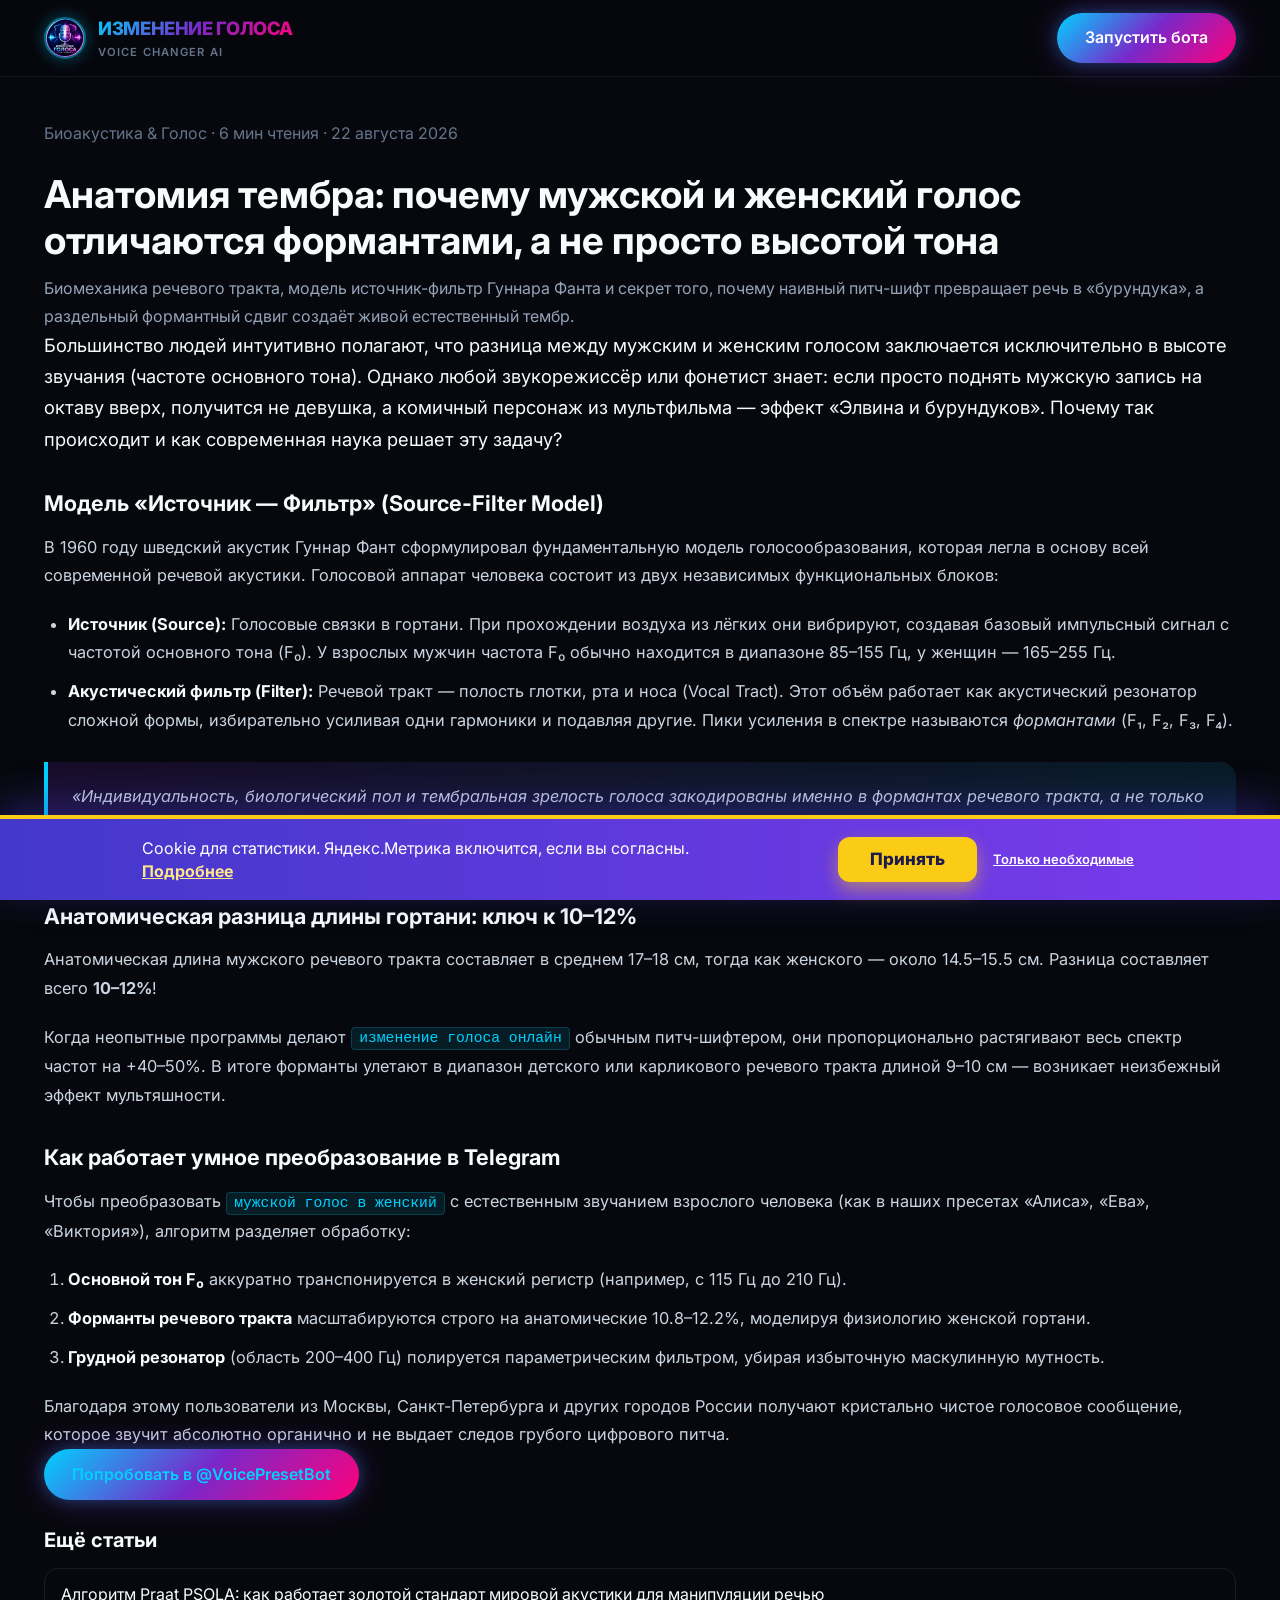
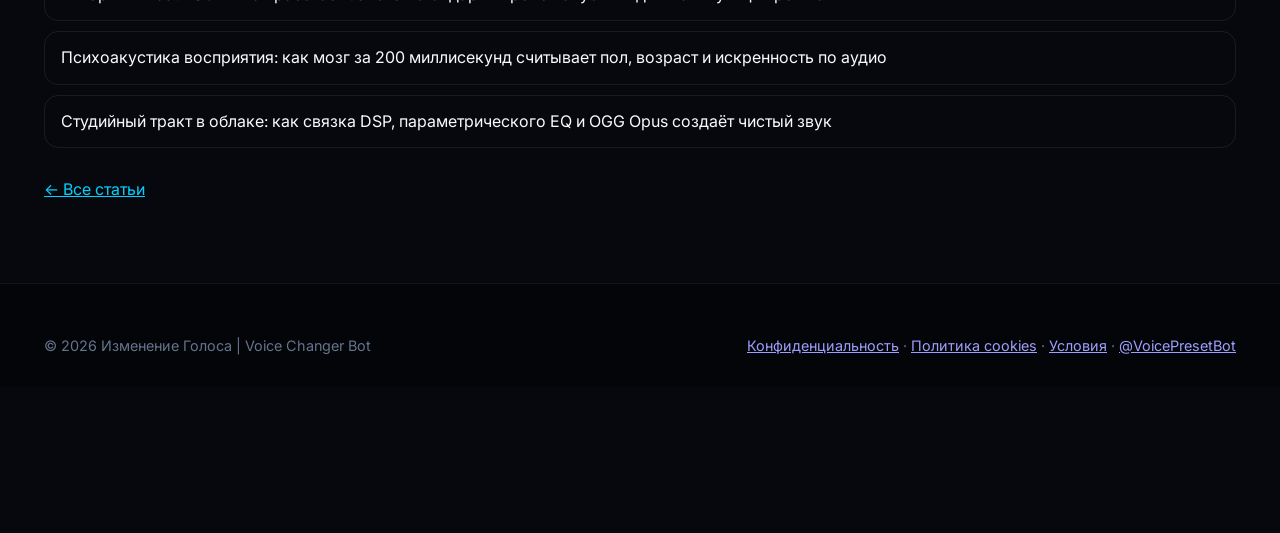
<file: articles/anatomy-formants-voice-mechanics/index.html>
<!DOCTYPE html>
<html lang="ru">
<head>
  <meta charset="UTF-8">
  <meta name="viewport" content="width=device-width, initial-scale=1.0">
  <meta name="theme-color" content="#07080d">
  <title>Анатомия тембра и форманты — Voice Changer</title>
  <meta name="description" content="Биомеханика речевого тракта, модель источник-фильтр Гуннара Фанта и секрет того, почему наивный питч-шифт превращает речь в «бурундука», а раздельный">
  <meta name="robots" content="index, follow, max-image-preview:large">
  <link rel="canonical" href="https://voice.dontseekme.ru/articles/anatomy-formants-voice-mechanics/">
  <meta property="og:type" content="article">
  <meta property="og:site_name" content="Voice Changer">
  <meta property="og:locale" content="ru_RU">
  <meta property="og:url" content="https://voice.dontseekme.ru/articles/anatomy-formants-voice-mechanics/">
  <meta property="og:title" content="Анатомия тембра и форманты — Voice Changer">
  <meta property="og:description" content="Биомеханика речевого тракта, модель источник-фильтр Гуннара Фанта и секрет того, почему наивный питч-шифт превращает речь в «бурундука», а раздельный">
  <meta property="og:image" content="https://voice.dontseekme.ru/assets/og-image.jpg">
  <meta property="og:image:width" content="1200">
  <meta property="og:image:height" content="630">
  <meta name="twitter:card" content="summary_large_image">
  <meta name="twitter:title" content="Анатомия тембра и форманты — Voice Changer">
  <meta name="twitter:description" content="Биомеханика речевого тракта, модель источник-фильтр Гуннара Фанта и секрет того, почему наивный питч-шифт превращает речь в «бурундука», а раздельный">
  <meta name="twitter:image" content="https://voice.dontseekme.ru/assets/og-image.jpg">
  <link rel="icon" type="image/x-icon" href="/assets/favicon/favicon.ico">
  <link rel="icon" type="image/png" sizes="32x32" href="/assets/favicon/favicon-32x32.png">
  <link rel="apple-touch-icon" sizes="192x192" href="/assets/favicon/android-chrome-192x192.png">
  <link rel="preconnect" href="https://fonts.googleapis.com">
  <link rel="preconnect" href="https://fonts.gstatic.com" crossorigin>
  <link href="https://fonts.googleapis.com/css2?family=Inter:wght@400;500;600;700;800&display=swap" rel="stylesheet">
  <link rel="stylesheet" href="/style.css">
  <script src="/consent.js" defer></script>
  <script type="application/ld+json">{"@context":"https://schema.org","@type":"Article","headline":"Анатомия тембра: почему мужской и женский голос отличаются формантами, а не просто высотой тона","description":"Биомеханика речевого тракта, модель источник-фильтр Гуннара Фанта и секрет того, почему наивный питч-шифт превращает речь в «бурундука», а раздельный формантный сдвиг создаёт живой естественный тембр.","datePublished":"2026-08-22","dateModified":"2026-08-22","inLanguage":"ru","mainEntityOfPage":"https://voice.dontseekme.ru/articles/anatomy-formants-voice-mechanics/","image":"https://voice.dontseekme.ru/assets/og-image.jpg","author":{"@type":"Organization","name":"Voice Changer","url":"https://voice.dontseekme.ru"},"publisher":{"@type":"Organization","name":"Voice Changer","url":"https://voice.dontseekme.ru"}}</script>
</head>
<body>
  <header class="site-header">
    <div class="container header-container">
      <a href="/" class="logo-brand" title="Изменение Голоса — на главную">
        <img src="/assets/logo.webp" alt="Логотип Изменение Голоса Voice Changer" class="logo-img" width="48" height="48">
        <div class="logo-text-group">
          <span class="brand-title gradient-text">ИЗМЕНЕНИЕ ГОЛОСА</span>
          <span class="brand-subtitle">VOICE CHANGER AI</span>
        </div>
      </a>
      <a href="https://t.me/VoicePresetBot?start=landing" class="btn btn-primary header-cta-btn" target="_blank" rel="noopener noreferrer">Запустить бота</a>
    </div>
  </header>
  
  <main class="legal-page article-page">
    <div class="container">
      <p class="legal-lead">Биоакустика &amp; Голос · 6 мин чтения · 22 августа 2026</p>
      <h1>Анатомия тембра: почему мужской и женский голос отличаются формантами, а не просто высотой тона</h1>
      <p class="article-lead">Биомеханика речевого тракта, модель источник-фильтр Гуннара Фанта и секрет того, почему наивный питч-шифт превращает речь в «бурундука», а раздельный формантный сдвиг создаёт живой естественный тембр.</p>
      <div class="modal-article-content">
      <p class="article-lead">
        Большинство людей интуитивно полагают, что разница между мужским и женским голосом заключается исключительно в высоте звучания (частоте основного тона). Однако любой звукорежиссёр или фонетист знает: если просто поднять мужскую запись на октаву вверх, получится не девушка, а комичный персонаж из мультфильма — эффект «Элвина и бурундуков». Почему так происходит и как современная наука решает эту задачу?
      </p>

      <h3>Модель «Источник — Фильтр» (Source-Filter Model)</h3>
      <p>
        В 1960 году шведский акустик Гуннар Фант сформулировал фундаментальную модель голосообразования, которая легла в основу всей современной речевой акустики. Голосовой аппарат человека состоит из двух независимых функциональных блоков:
      </p>
      <ul>
        <li><strong>Источник (Source):</strong> Голосовые связки в гортани. При прохождении воздуха из лёгких они вибрируют, создавая базовый импульсный сигнал с частотой основного тона (F₀). У взрослых мужчин частота F₀ обычно находится в диапазоне 85–155 Гц, у женщин — 165–255 Гц.</li>
        <li><strong>Акустический фильтр (Filter):</strong> Речевой тракт — полость глотки, рта и носа (Vocal Tract). Этот объём работает как акустический резонатор сложной формы, избирательно усиливая одни гармоники и подавляя другие. Пики усиления в спектре называются <em>формантами</em> (F₁, F₂, F₃, F₄).</li>
      </ul>

      <div class="article-quote-box">
        <p>«Индивидуальность, биологический пол и тембральная зрелость голоса закодированы именно в формантах речевого тракта, а не только в частоте вибрации связок.»</p>
      </div>

      <h3>Анатомическая разница длины гортани: ключ к 10–12%</h3>
      <p>
        Анатомическая длина мужского речевого тракта составляет в среднем 17–18 см, тогда как женского — около 14.5–15.5 см. Разница составляет всего <strong>10–12%</strong>! 
      </p>
      <p>
        Когда неопытные программы делают <code>изменение голоса онлайн</code> обычным питч-шифтером, они пропорционально растягивают весь спектр частот на +40–50%. В итоге форманты улетают в диапазон детского или карликового речевого тракта длиной 9–10 см — возникает неизбежный эффект мультяшности.
      </p>

      <h3>Как работает умное преобразование в Telegram</h3>
      <p>
        Чтобы преобразовать <code>мужской голос в женский</code> с естественным звучанием взрослого человека (как в наших пресетах «Алиса», «Ева», «Виктория»), алгоритм разделяет обработку:
      </p>
      <ol>
        <li><strong>Основной тон F₀</strong> аккуратно транспонируется в женский регистр (например, с 115 Гц до 210 Гц).</li>
        <li><strong>Форманты речевого тракта</strong> масштабируются строго на анатомические 10.8–12.2%, моделируя физиологию женской гортани.</li>
        <li><strong>Грудной резонатор</strong> (область 200–400 Гц) полируется параметрическим фильтром, убирая избыточную маскулинную мутность.</li>
      </ol>
      <p>
        Благодаря этому пользователи из Москвы, Санкт-Петербурга и других городов России получают кристально чистое голосовое сообщение, которое звучит абсолютно органично и не выдает следов грубого цифрового питча.
      </p>
    </div>
      <p><a class="btn btn-primary" href="https://t.me/VoicePresetBot?start=article_anatomy-formants-voice-mechanics" target="_blank" rel="noopener noreferrer">Попробовать в @VoicePresetBot</a></p>
      <h2>Ещё статьи</h2>
      <div class="related">
        <a href="/articles/praat-psola-algorithm-acoustics/">Алгоритм Praat PSOLA: как работает золотой стандарт мировой акустики для манипуляции речью</a>
        <a href="/articles/psychoacoustics-voice-perception/">Психоакустика восприятия: как мозг за 200 миллисекунд считывает пол, возраст и искренность по аудио</a>
        <a href="/articles/cloud-audio-dsp-ffmpeg-opus/">Студийный тракт в облаке: как связка DSP, параметрического EQ и OGG Opus создаёт чистый звук</a>
      </div>
      <p><a href="/#articles">← Все статьи</a></p>
    </div>
  </main>
  <footer class="site-footer">
    <div class="container">
      <div class="footer-bottom">
        <p>© 2026 Изменение Голоса | Voice Changer Bot</p>
        <p>
          <a href="/privacy.html">Конфиденциальность</a> ·
          <a href="/cookies.html">Политика cookies</a> ·
          <a href="/terms.html">Условия</a> ·
          <a href="https://t.me/VoicePresetBot?start=landing" target="_blank" rel="noopener noreferrer">@VoicePresetBot</a>
        </p>
      </div>
    </div>
  </footer>
</body>
</html>
</file>
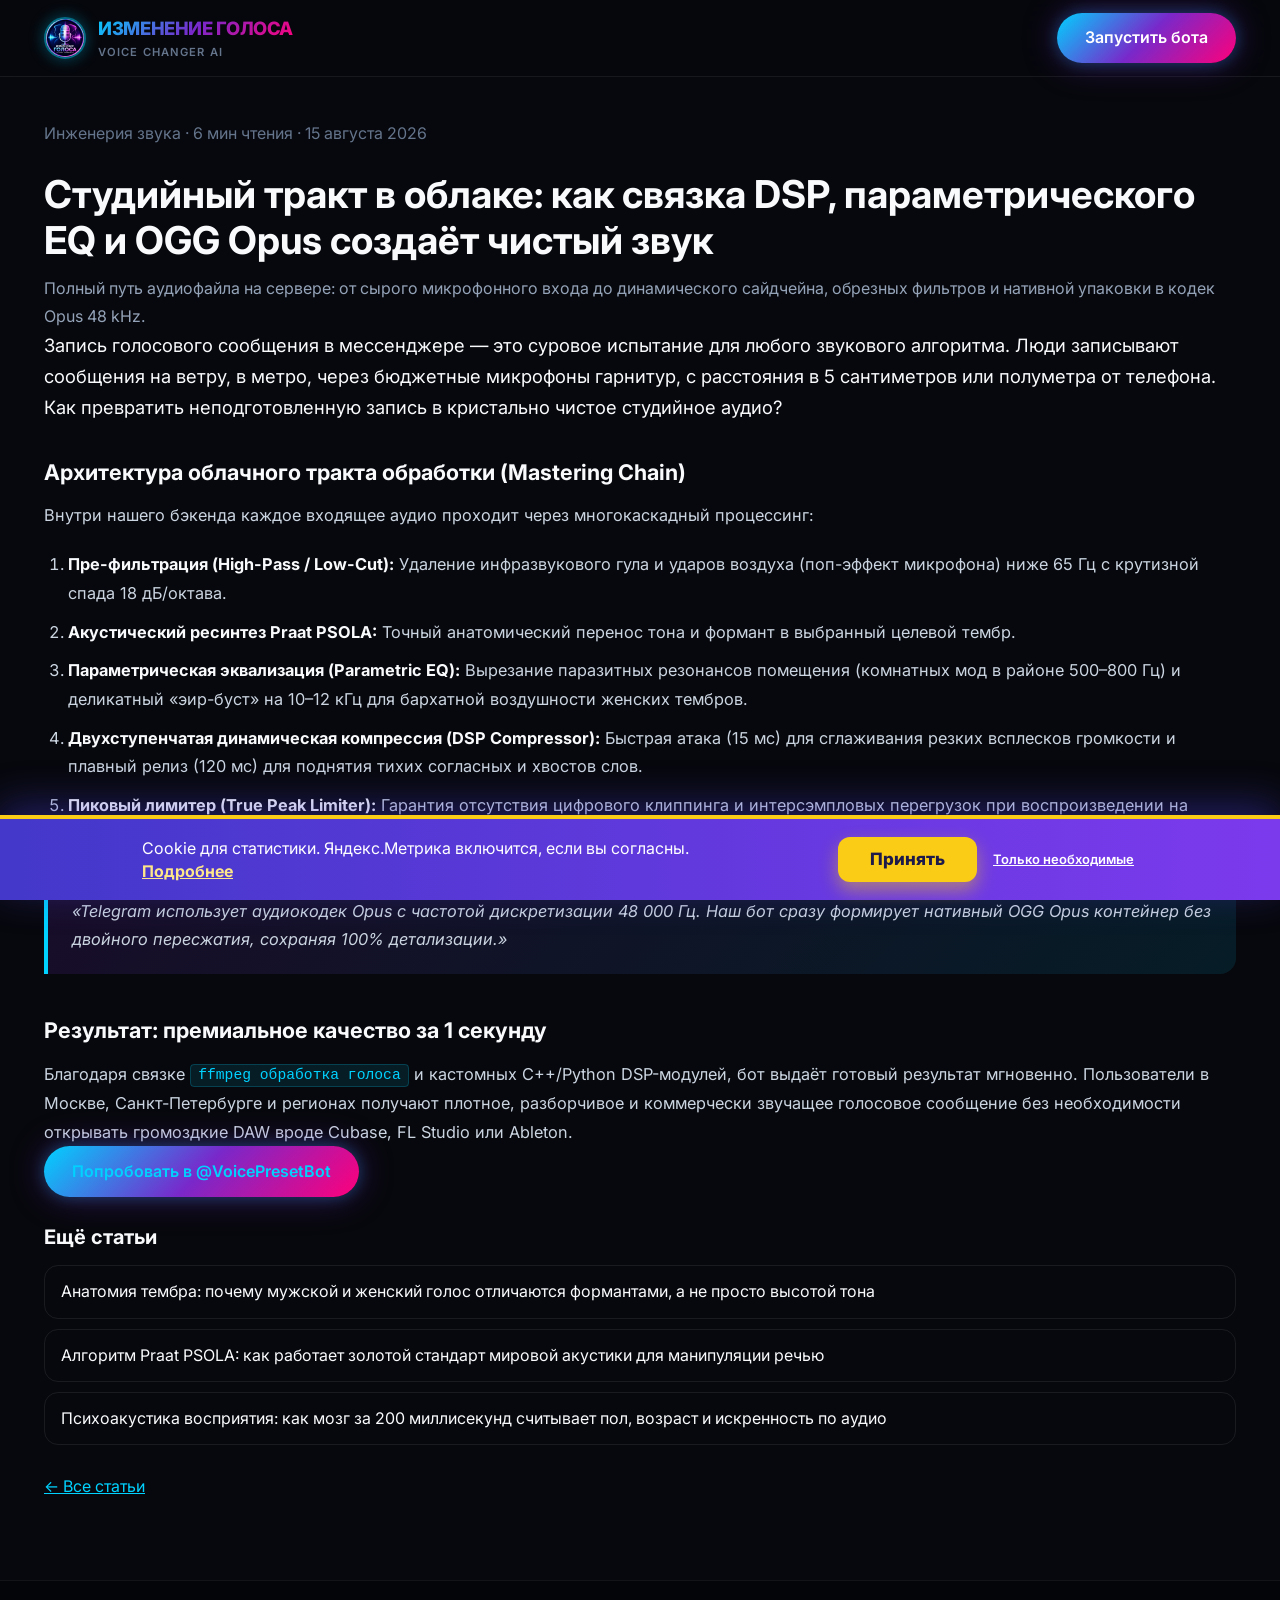
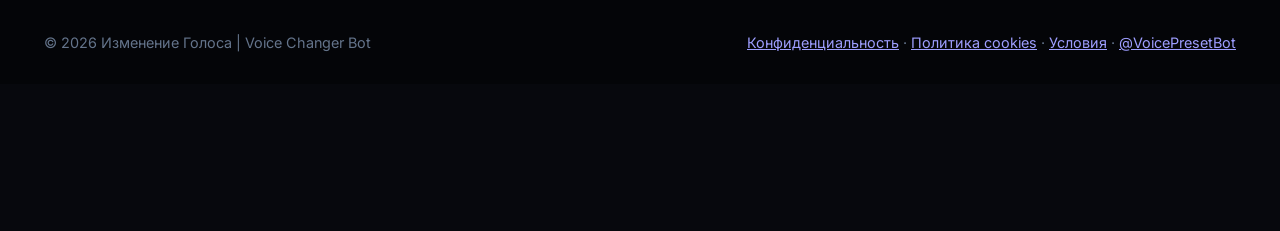
<file: articles/cloud-audio-dsp-ffmpeg-opus/index.html>
<!DOCTYPE html>
<html lang="ru">
<head>
  <meta charset="UTF-8">
  <meta name="viewport" content="width=device-width, initial-scale=1.0">
  <meta name="theme-color" content="#07080d">
  <title>Студийный DSP и Opus — Voice Changer</title>
  <meta name="description" content="Полный путь аудиофайла на сервере: от сырого микрофонного входа до динамического сайдчейна, обрезных фильтров и нативной упаковки в кодек Opus 48 kHz.">
  <meta name="robots" content="index, follow, max-image-preview:large">
  <link rel="canonical" href="https://voice.dontseekme.ru/articles/cloud-audio-dsp-ffmpeg-opus/">
  <meta property="og:type" content="article">
  <meta property="og:site_name" content="Voice Changer">
  <meta property="og:locale" content="ru_RU">
  <meta property="og:url" content="https://voice.dontseekme.ru/articles/cloud-audio-dsp-ffmpeg-opus/">
  <meta property="og:title" content="Студийный DSP и Opus — Voice Changer">
  <meta property="og:description" content="Полный путь аудиофайла на сервере: от сырого микрофонного входа до динамического сайдчейна, обрезных фильтров и нативной упаковки в кодек Opus 48 kHz.">
  <meta property="og:image" content="https://voice.dontseekme.ru/assets/og-image.jpg">
  <meta property="og:image:width" content="1200">
  <meta property="og:image:height" content="630">
  <meta name="twitter:card" content="summary_large_image">
  <meta name="twitter:title" content="Студийный DSP и Opus — Voice Changer">
  <meta name="twitter:description" content="Полный путь аудиофайла на сервере: от сырого микрофонного входа до динамического сайдчейна, обрезных фильтров и нативной упаковки в кодек Opus 48 kHz.">
  <meta name="twitter:image" content="https://voice.dontseekme.ru/assets/og-image.jpg">
  <link rel="icon" type="image/x-icon" href="/assets/favicon/favicon.ico">
  <link rel="icon" type="image/png" sizes="32x32" href="/assets/favicon/favicon-32x32.png">
  <link rel="apple-touch-icon" sizes="192x192" href="/assets/favicon/android-chrome-192x192.png">
  <link rel="preconnect" href="https://fonts.googleapis.com">
  <link rel="preconnect" href="https://fonts.gstatic.com" crossorigin>
  <link href="https://fonts.googleapis.com/css2?family=Inter:wght@400;500;600;700;800&display=swap" rel="stylesheet">
  <link rel="stylesheet" href="/style.css">
  <script src="/consent.js" defer></script>
  <script type="application/ld+json">{"@context":"https://schema.org","@type":"Article","headline":"Студийный тракт в облаке: как связка DSP, параметрического EQ и OGG Opus создаёт чистый звук","description":"Полный путь аудиофайла на сервере: от сырого микрофонного входа до динамического сайдчейна, обрезных фильтров и нативной упаковки в кодек Opus 48 kHz.","datePublished":"2026-08-15","dateModified":"2026-08-15","inLanguage":"ru","mainEntityOfPage":"https://voice.dontseekme.ru/articles/cloud-audio-dsp-ffmpeg-opus/","image":"https://voice.dontseekme.ru/assets/og-image.jpg","author":{"@type":"Organization","name":"Voice Changer","url":"https://voice.dontseekme.ru"},"publisher":{"@type":"Organization","name":"Voice Changer","url":"https://voice.dontseekme.ru"}}</script>
</head>
<body>
  <header class="site-header">
    <div class="container header-container">
      <a href="/" class="logo-brand" title="Изменение Голоса — на главную">
        <img src="/assets/logo.webp" alt="Логотип Изменение Голоса Voice Changer" class="logo-img" width="48" height="48">
        <div class="logo-text-group">
          <span class="brand-title gradient-text">ИЗМЕНЕНИЕ ГОЛОСА</span>
          <span class="brand-subtitle">VOICE CHANGER AI</span>
        </div>
      </a>
      <a href="https://t.me/VoicePresetBot?start=landing" class="btn btn-primary header-cta-btn" target="_blank" rel="noopener noreferrer">Запустить бота</a>
    </div>
  </header>
  
  <main class="legal-page article-page">
    <div class="container">
      <p class="legal-lead">Инженерия звука · 6 мин чтения · 15 августа 2026</p>
      <h1>Студийный тракт в облаке: как связка DSP, параметрического EQ и OGG Opus создаёт чистый звук</h1>
      <p class="article-lead">Полный путь аудиофайла на сервере: от сырого микрофонного входа до динамического сайдчейна, обрезных фильтров и нативной упаковки в кодек Opus 48 kHz.</p>
      <div class="modal-article-content">
      <p class="article-lead">
        Запись голосового сообщения в мессенджере — это суровое испытание для любого звукового алгоритма. Люди записывают сообщения на ветру, в метро, через бюджетные микрофоны гарнитур, с расстояния в 5 сантиметров или полуметра от телефона. Как превратить неподготовленную запись в кристально чистое студийное аудио?
      </p>

      <h3>Архитектура облачного тракта обработки (Mastering Chain)</h3>
      <p>
        Внутри нашего бэкенда каждое входящее аудио проходит через многокаскадный процессинг:
      </p>

      <ol>
        <li>
          <strong>Пре-фильтрация (High-Pass / Low-Cut):</strong> 
          Удаление инфразвукового гула и ударов воздуха (поп-эффект микрофона) ниже 65 Гц с крутизной спада 18 дБ/октава.
        </li>
        <li>
          <strong>Акустический ресинтез Praat PSOLA:</strong> 
          Точный анатомический перенос тона и формант в выбранный целевой тембр.
        </li>
        <li>
          <strong>Параметрическая эквализация (Parametric EQ):</strong> 
          Вырезание паразитных резонансов помещения (комнатных мод в районе 500–800 Гц) и деликатный «эир-буст» на 10–12 кГц для бархатной воздушности женских тембров.
        </li>
        <li>
          <strong>Двухступенчатая динамическая компрессия (DSP Compressor):</strong> 
          Быстрая атака (15 мс) для сглаживания резких всплесков громкости и плавный релиз (120 мс) для поднятия тихих согласных и хвостов слов.
        </li>
        <li>
          <strong>Пиковый лимитер (True Peak Limiter):</strong> 
          Гарантия отсутствия цифрового клиппинга и интерсэмпловых перегрузок при воспроизведении на любых динамиках смартфонов.
        </li>
      </ol>

      <div class="article-quote-box">
        <p>«Telegram использует аудиокодек Opus с частотой дискретизации 48 000 Гц. Наш бот сразу формирует нативный OGG Opus контейнер без двойного пересжатия, сохраняя 100% детализации.»</p>
      </div>

      <h3>Результат: премиальное качество за 1 секунду</h3>
      <p>
        Благодаря связке <code>ffmpeg обработка голоса</code> и кастомных C++/Python DSP-модулей, бот выдаёт готовый результат мгновенно. Пользователи в Москве, Санкт-Петербурге и регионах получают плотное, разборчивое и коммерчески звучащее голосовое сообщение без необходимости открывать громоздкие DAW вроде Cubase, FL Studio или Ableton.
      </p>
    </div>
      <p><a class="btn btn-primary" href="https://t.me/VoicePresetBot?start=article_cloud-audio-dsp-ffmpeg-opus" target="_blank" rel="noopener noreferrer">Попробовать в @VoicePresetBot</a></p>
      <h2>Ещё статьи</h2>
      <div class="related">
        <a href="/articles/anatomy-formants-voice-mechanics/">Анатомия тембра: почему мужской и женский голос отличаются формантами, а не просто высотой тона</a>
        <a href="/articles/praat-psola-algorithm-acoustics/">Алгоритм Praat PSOLA: как работает золотой стандарт мировой акустики для манипуляции речью</a>
        <a href="/articles/psychoacoustics-voice-perception/">Психоакустика восприятия: как мозг за 200 миллисекунд считывает пол, возраст и искренность по аудио</a>
      </div>
      <p><a href="/#articles">← Все статьи</a></p>
    </div>
  </main>
  <footer class="site-footer">
    <div class="container">
      <div class="footer-bottom">
        <p>© 2026 Изменение Голоса | Voice Changer Bot</p>
        <p>
          <a href="/privacy.html">Конфиденциальность</a> ·
          <a href="/cookies.html">Политика cookies</a> ·
          <a href="/terms.html">Условия</a> ·
          <a href="https://t.me/VoicePresetBot?start=landing" target="_blank" rel="noopener noreferrer">@VoicePresetBot</a>
        </p>
      </div>
    </div>
  </footer>
</body>
</html>
</file>
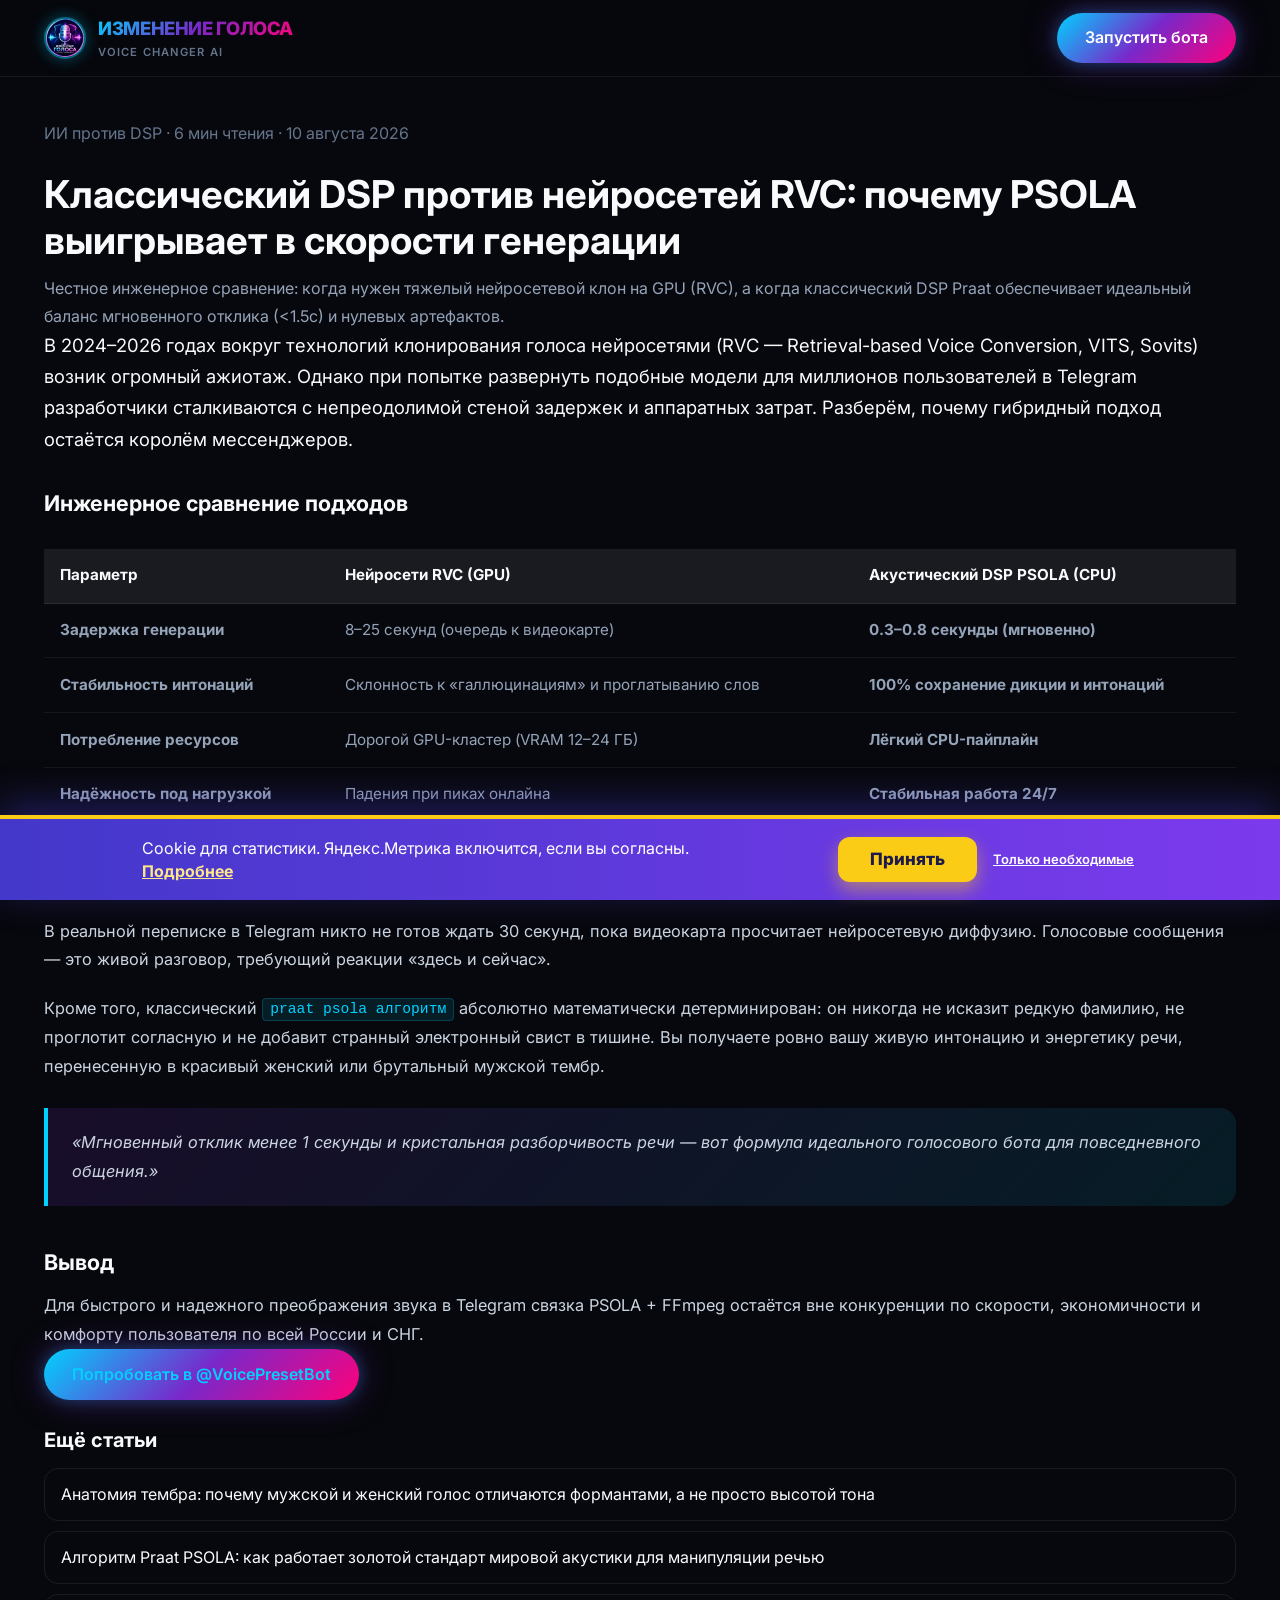
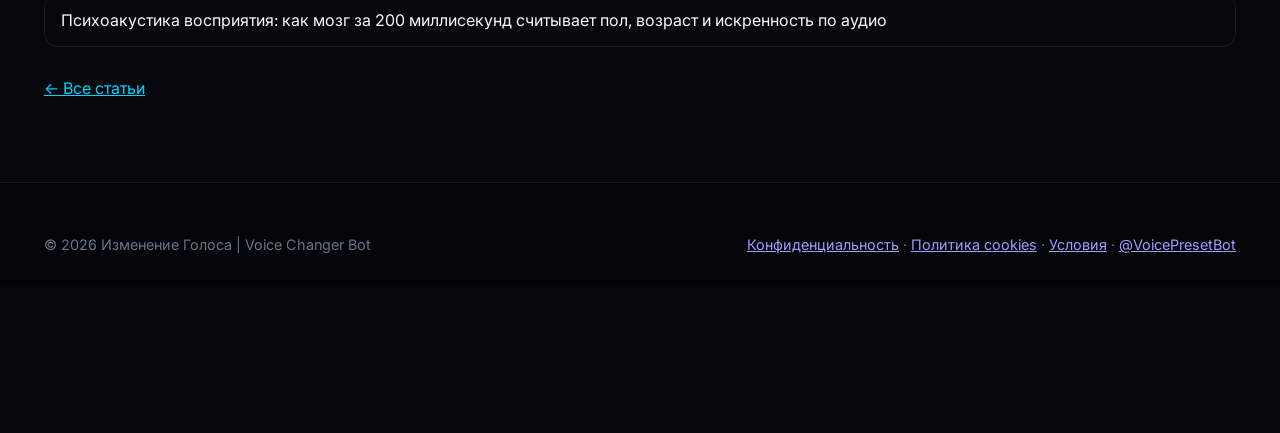
<file: articles/dsp-vs-rvc-speed-artifacts-comparison/index.html>
<!DOCTYPE html>
<html lang="ru">
<head>
  <meta charset="UTF-8">
  <meta name="viewport" content="width=device-width, initial-scale=1.0">
  <meta name="theme-color" content="#07080d">
  <title>DSP против RVC — Voice Changer</title>
  <meta name="description" content="Честное инженерное сравнение: когда нужен тяжелый нейросетевой клон на GPU (RVC), а когда классический DSP Praat обеспечивает идеальный баланс мгновенного">
  <meta name="robots" content="index, follow, max-image-preview:large">
  <link rel="canonical" href="https://voice.dontseekme.ru/articles/dsp-vs-rvc-speed-artifacts-comparison/">
  <meta property="og:type" content="article">
  <meta property="og:site_name" content="Voice Changer">
  <meta property="og:locale" content="ru_RU">
  <meta property="og:url" content="https://voice.dontseekme.ru/articles/dsp-vs-rvc-speed-artifacts-comparison/">
  <meta property="og:title" content="DSP против RVC — Voice Changer">
  <meta property="og:description" content="Честное инженерное сравнение: когда нужен тяжелый нейросетевой клон на GPU (RVC), а когда классический DSP Praat обеспечивает идеальный баланс мгновенного">
  <meta property="og:image" content="https://voice.dontseekme.ru/assets/og-image.jpg">
  <meta property="og:image:width" content="1200">
  <meta property="og:image:height" content="630">
  <meta name="twitter:card" content="summary_large_image">
  <meta name="twitter:title" content="DSP против RVC — Voice Changer">
  <meta name="twitter:description" content="Честное инженерное сравнение: когда нужен тяжелый нейросетевой клон на GPU (RVC), а когда классический DSP Praat обеспечивает идеальный баланс мгновенного">
  <meta name="twitter:image" content="https://voice.dontseekme.ru/assets/og-image.jpg">
  <link rel="icon" type="image/x-icon" href="/assets/favicon/favicon.ico">
  <link rel="icon" type="image/png" sizes="32x32" href="/assets/favicon/favicon-32x32.png">
  <link rel="apple-touch-icon" sizes="192x192" href="/assets/favicon/android-chrome-192x192.png">
  <link rel="preconnect" href="https://fonts.googleapis.com">
  <link rel="preconnect" href="https://fonts.gstatic.com" crossorigin>
  <link href="https://fonts.googleapis.com/css2?family=Inter:wght@400;500;600;700;800&display=swap" rel="stylesheet">
  <link rel="stylesheet" href="/style.css">
  <script src="/consent.js" defer></script>
  <script type="application/ld+json">{"@context":"https://schema.org","@type":"Article","headline":"Классический DSP против нейросетей RVC: почему PSOLA выигрывает в скорости генерации","description":"Честное инженерное сравнение: когда нужен тяжелый нейросетевой клон на GPU (RVC), а когда классический DSP Praat обеспечивает идеальный баланс мгновенного отклика (<1.5с) и нулевых артефактов.","datePublished":"2026-08-10","dateModified":"2026-08-10","inLanguage":"ru","mainEntityOfPage":"https://voice.dontseekme.ru/articles/dsp-vs-rvc-speed-artifacts-comparison/","image":"https://voice.dontseekme.ru/assets/og-image.jpg","author":{"@type":"Organization","name":"Voice Changer","url":"https://voice.dontseekme.ru"},"publisher":{"@type":"Organization","name":"Voice Changer","url":"https://voice.dontseekme.ru"}}</script>
</head>
<body>
  <header class="site-header">
    <div class="container header-container">
      <a href="/" class="logo-brand" title="Изменение Голоса — на главную">
        <img src="/assets/logo.webp" alt="Логотип Изменение Голоса Voice Changer" class="logo-img" width="48" height="48">
        <div class="logo-text-group">
          <span class="brand-title gradient-text">ИЗМЕНЕНИЕ ГОЛОСА</span>
          <span class="brand-subtitle">VOICE CHANGER AI</span>
        </div>
      </a>
      <a href="https://t.me/VoicePresetBot?start=landing" class="btn btn-primary header-cta-btn" target="_blank" rel="noopener noreferrer">Запустить бота</a>
    </div>
  </header>
  
  <main class="legal-page article-page">
    <div class="container">
      <p class="legal-lead">ИИ против DSP · 6 мин чтения · 10 августа 2026</p>
      <h1>Классический DSP против нейросетей RVC: почему PSOLA выигрывает в скорости генерации</h1>
      <p class="article-lead">Честное инженерное сравнение: когда нужен тяжелый нейросетевой клон на GPU (RVC), а когда классический DSP Praat обеспечивает идеальный баланс мгновенного отклика (&lt;1.5с) и нулевых артефактов.</p>
      <div class="modal-article-content">
      <p class="article-lead">
        В 2024–2026 годах вокруг технологий клонирования голоса нейросетями (RVC — Retrieval-based Voice Conversion, VITS, Sovits) возник огромный ажиотаж. Однако при попытке развернуть подобные модели для миллионов пользователей в Telegram разработчики сталкиваются с непреодолимой стеной задержек и аппаратных затрат. Разберём, почему гибридный подход остаётся королём мессенджеров.
      </p>

      <h3>Инженерное сравнение подходов</h3>
      <table class="article-table">
        <thead>
          <tr>
            <th>Параметр</th>
            <th>Нейросети RVC (GPU)</th>
            <th>Акустический DSP PSOLA (CPU)</th>
          </tr>
        </thead>
        <tbody>
          <tr>
            <td><strong>Задержка генерации</strong></td>
            <td>8–25 секунд (очередь к видеокарте)</td>
            <td><strong>0.3–0.8 секунды (мгновенно)</strong></td>
          </tr>
          <tr>
            <td><strong>Стабильность интонаций</strong></td>
            <td>Склонность к «галлюцинациям» и проглатыванию слов</td>
            <td><strong>100% сохранение дикции и интонаций</strong></td>
          </tr>
          <tr>
            <td><strong>Потребление ресурсов</strong></td>
            <td>Дорогой GPU-кластер (VRAM 12–24 ГБ)</td>
            <td><strong>Лёгкий CPU-пайплайн</strong></td>
          </tr>
          <tr>
            <td><strong>Надёжность под нагрузкой</strong></td>
            <td>Падения при пиках онлайна</td>
            <td><strong>Стабильная работа 24/7</strong></td>
          </tr>
        </tbody>
      </table>

      <h3>В чём главная сила Praat PSOLA для мессенджера?</h3>
      <p>
        В реальной переписке в Telegram никто не готов ждать 30 секунд, пока видеокарта просчитает нейросетевую диффузию. Голосовые сообщения — это живой разговор, требующий реакции «здесь и сейчас».
      </p>
      <p>
        Кроме того, классический <code>praat psola алгоритм</code> абсолютно математически детерминирован: он никогда не исказит редкую фамилию, не проглотит согласную и не добавит странный электронный свист в тишине. Вы получаете ровно вашу живую интонацию и энергетику речи, перенесенную в красивый женский или брутальный мужской тембр.
      </p>

      <div class="article-quote-box">
        <p>«Мгновенный отклик менее 1 секунды и кристальная разборчивость речи — вот формула идеального голосового бота для повседневного общения.»</p>
      </div>

      <h3>Вывод</h3>
      <p>
        Для быстрого и надежного преображения звука в Telegram связка PSOLA + FFmpeg остаётся вне конкуренции по скорости, экономичности и комфорту пользователя по всей России и СНГ.
      </p>
    </div>
      <p><a class="btn btn-primary" href="https://t.me/VoicePresetBot?start=article_dsp-vs-rvc-speed-artifacts-comparison" target="_blank" rel="noopener noreferrer">Попробовать в @VoicePresetBot</a></p>
      <h2>Ещё статьи</h2>
      <div class="related">
        <a href="/articles/anatomy-formants-voice-mechanics/">Анатомия тембра: почему мужской и женский голос отличаются формантами, а не просто высотой тона</a>
        <a href="/articles/praat-psola-algorithm-acoustics/">Алгоритм Praat PSOLA: как работает золотой стандарт мировой акустики для манипуляции речью</a>
        <a href="/articles/psychoacoustics-voice-perception/">Психоакустика восприятия: как мозг за 200 миллисекунд считывает пол, возраст и искренность по аудио</a>
      </div>
      <p><a href="/#articles">← Все статьи</a></p>
    </div>
  </main>
  <footer class="site-footer">
    <div class="container">
      <div class="footer-bottom">
        <p>© 2026 Изменение Голоса | Voice Changer Bot</p>
        <p>
          <a href="/privacy.html">Конфиденциальность</a> ·
          <a href="/cookies.html">Политика cookies</a> ·
          <a href="/terms.html">Условия</a> ·
          <a href="https://t.me/VoicePresetBot?start=landing" target="_blank" rel="noopener noreferrer">@VoicePresetBot</a>
        </p>
      </div>
    </div>
  </footer>
</body>
</html>
</file>
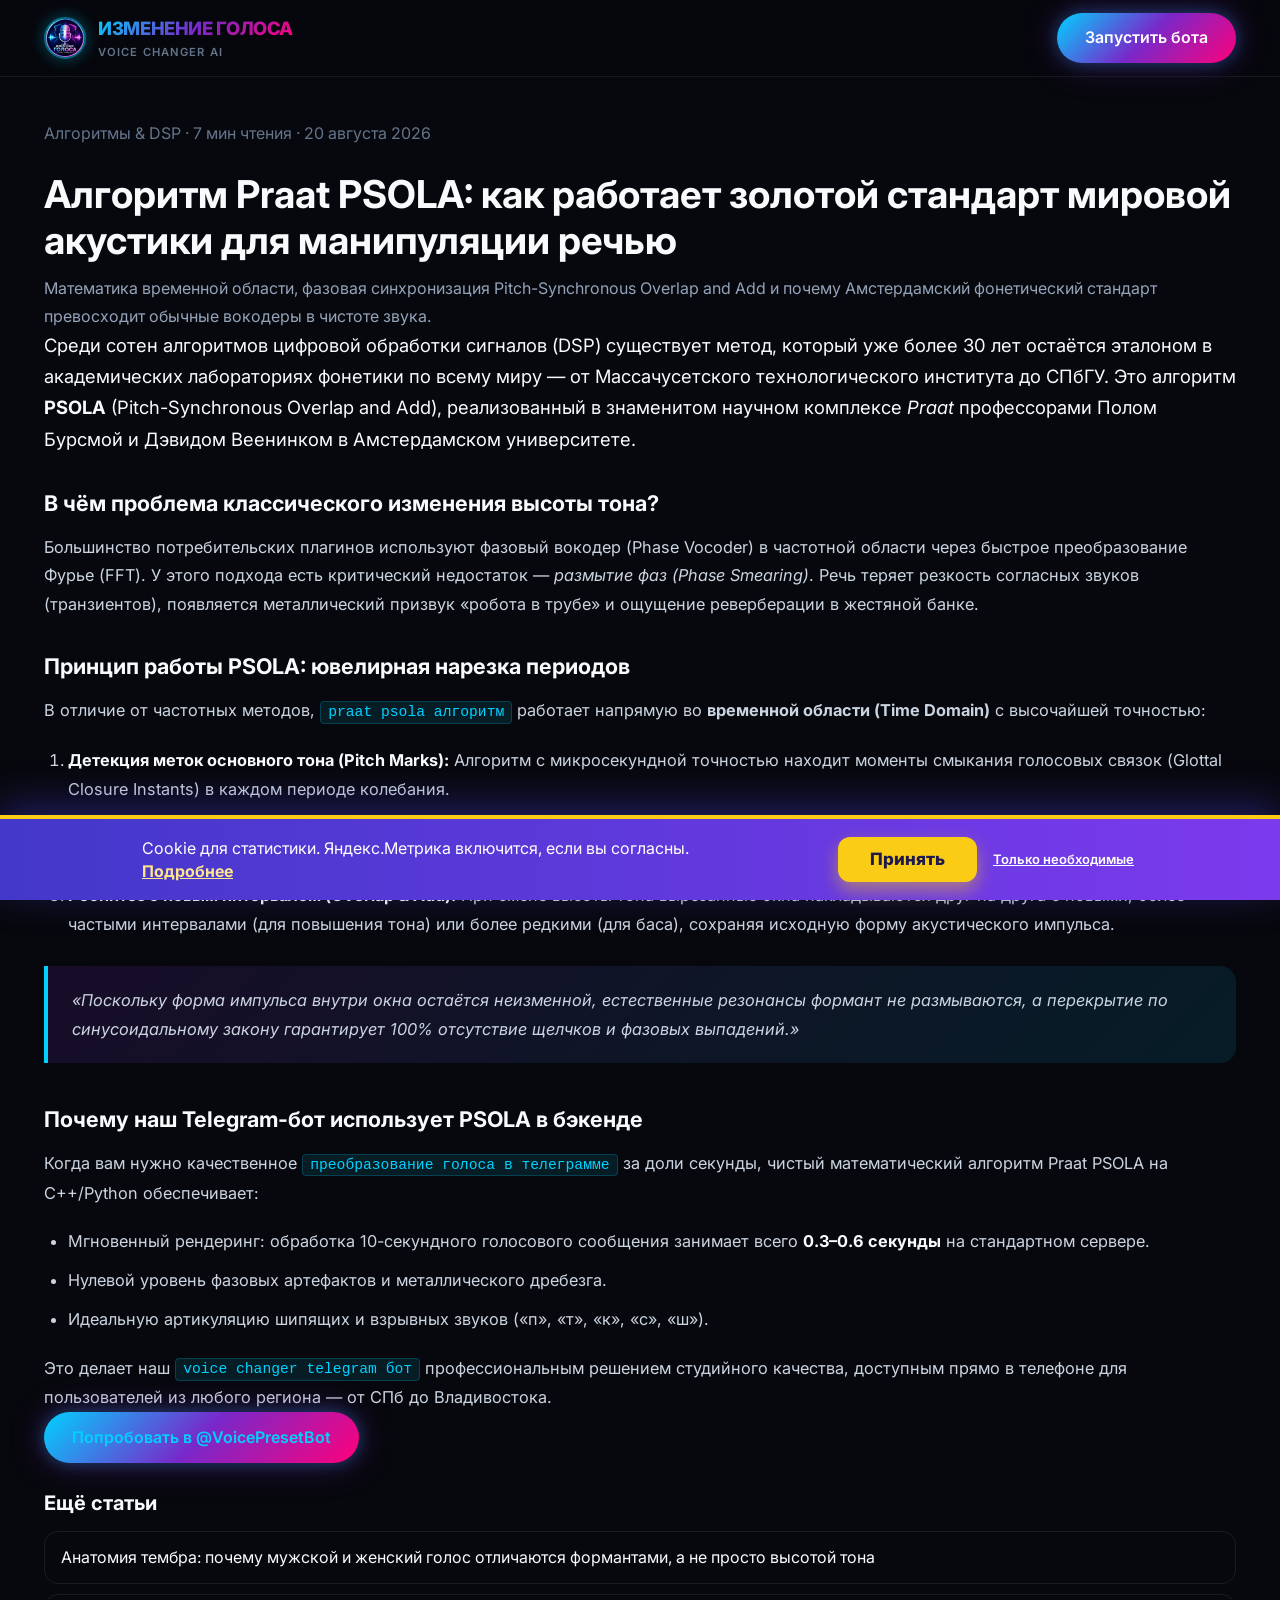
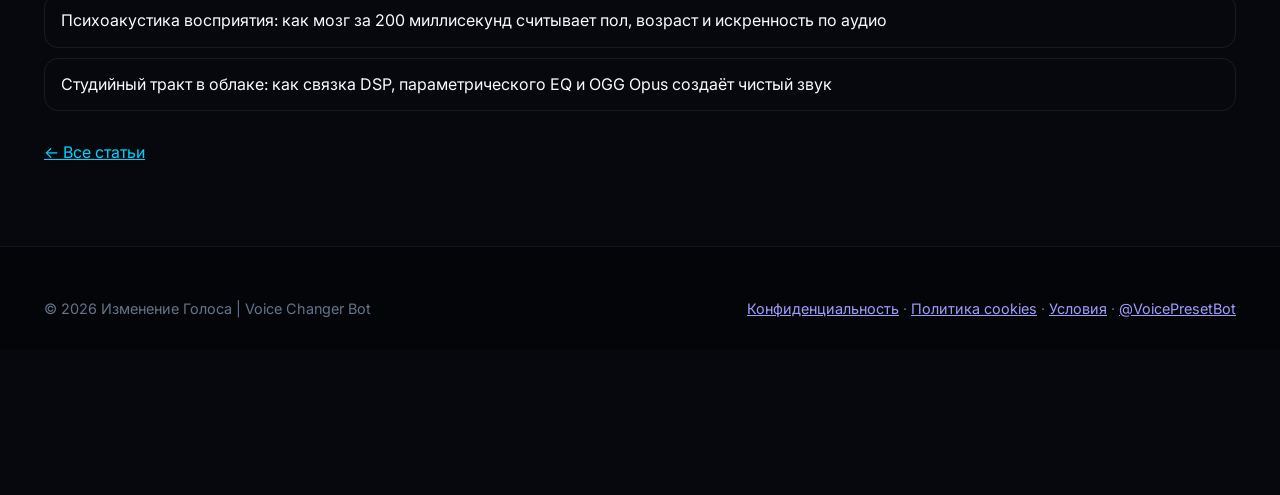
<file: articles/praat-psola-algorithm-acoustics/index.html>
<!DOCTYPE html>
<html lang="ru">
<head>
  <meta charset="UTF-8">
  <meta name="viewport" content="width=device-width, initial-scale=1.0">
  <meta name="theme-color" content="#07080d">
  <title>Алгоритм Praat PSOLA — Voice Changer</title>
  <meta name="description" content="Математика временной области, фазовая синхронизация Pitch-Synchronous Overlap and Add и почему Амстердамский фонетический стандарт превосходит обычные">
  <meta name="robots" content="index, follow, max-image-preview:large">
  <link rel="canonical" href="https://voice.dontseekme.ru/articles/praat-psola-algorithm-acoustics/">
  <meta property="og:type" content="article">
  <meta property="og:site_name" content="Voice Changer">
  <meta property="og:locale" content="ru_RU">
  <meta property="og:url" content="https://voice.dontseekme.ru/articles/praat-psola-algorithm-acoustics/">
  <meta property="og:title" content="Алгоритм Praat PSOLA — Voice Changer">
  <meta property="og:description" content="Математика временной области, фазовая синхронизация Pitch-Synchronous Overlap and Add и почему Амстердамский фонетический стандарт превосходит обычные">
  <meta property="og:image" content="https://voice.dontseekme.ru/assets/og-image.jpg">
  <meta property="og:image:width" content="1200">
  <meta property="og:image:height" content="630">
  <meta name="twitter:card" content="summary_large_image">
  <meta name="twitter:title" content="Алгоритм Praat PSOLA — Voice Changer">
  <meta name="twitter:description" content="Математика временной области, фазовая синхронизация Pitch-Synchronous Overlap and Add и почему Амстердамский фонетический стандарт превосходит обычные">
  <meta name="twitter:image" content="https://voice.dontseekme.ru/assets/og-image.jpg">
  <link rel="icon" type="image/x-icon" href="/assets/favicon/favicon.ico">
  <link rel="icon" type="image/png" sizes="32x32" href="/assets/favicon/favicon-32x32.png">
  <link rel="apple-touch-icon" sizes="192x192" href="/assets/favicon/android-chrome-192x192.png">
  <link rel="preconnect" href="https://fonts.googleapis.com">
  <link rel="preconnect" href="https://fonts.gstatic.com" crossorigin>
  <link href="https://fonts.googleapis.com/css2?family=Inter:wght@400;500;600;700;800&display=swap" rel="stylesheet">
  <link rel="stylesheet" href="/style.css">
  <script src="/consent.js" defer></script>
  <script type="application/ld+json">{"@context":"https://schema.org","@type":"Article","headline":"Алгоритм Praat PSOLA: как работает золотой стандарт мировой акустики для манипуляции речью","description":"Математика временной области, фазовая синхронизация Pitch-Synchronous Overlap and Add и почему Амстердамский фонетический стандарт превосходит обычные вокодеры в чистоте звука.","datePublished":"2026-08-20","dateModified":"2026-08-20","inLanguage":"ru","mainEntityOfPage":"https://voice.dontseekme.ru/articles/praat-psola-algorithm-acoustics/","image":"https://voice.dontseekme.ru/assets/og-image.jpg","author":{"@type":"Organization","name":"Voice Changer","url":"https://voice.dontseekme.ru"},"publisher":{"@type":"Organization","name":"Voice Changer","url":"https://voice.dontseekme.ru"}}</script>
</head>
<body>
  <header class="site-header">
    <div class="container header-container">
      <a href="/" class="logo-brand" title="Изменение Голоса — на главную">
        <img src="/assets/logo.webp" alt="Логотип Изменение Голоса Voice Changer" class="logo-img" width="48" height="48">
        <div class="logo-text-group">
          <span class="brand-title gradient-text">ИЗМЕНЕНИЕ ГОЛОСА</span>
          <span class="brand-subtitle">VOICE CHANGER AI</span>
        </div>
      </a>
      <a href="https://t.me/VoicePresetBot?start=landing" class="btn btn-primary header-cta-btn" target="_blank" rel="noopener noreferrer">Запустить бота</a>
    </div>
  </header>
  
  <main class="legal-page article-page">
    <div class="container">
      <p class="legal-lead">Алгоритмы &amp; DSP · 7 мин чтения · 20 августа 2026</p>
      <h1>Алгоритм Praat PSOLA: как работает золотой стандарт мировой акустики для манипуляции речью</h1>
      <p class="article-lead">Математика временной области, фазовая синхронизация Pitch-Synchronous Overlap and Add и почему Амстердамский фонетический стандарт превосходит обычные вокодеры в чистоте звука.</p>
      <div class="modal-article-content">
      <p class="article-lead">
        Среди сотен алгоритмов цифровой обработки сигналов (DSP) существует метод, который уже более 30 лет остаётся эталоном в академических лабораториях фонетики по всему миру — от Массачусетского технологического института до СПбГУ. Это алгоритм <strong>PSOLA</strong> (Pitch-Synchronous Overlap and Add), реализованный в знаменитом научном комплексе <em>Praat</em> профессорами Полом Бурсмой и Дэвидом Веенинком в Амстердамском университете.
      </p>

      <h3>В чём проблема классического изменения высоты тона?</h3>
      <p>
        Большинство потребительских плагинов используют фазовый вокодер (Phase Vocoder) в частотной области через быстрое преобразование Фурье (FFT). У этого подхода есть критический недостаток — <em>размытие фаз (Phase Smearing)</em>. Речь теряет резкость согласных звуков (транзиентов), появляется металлический призвук «робота в трубе» и ощущение реверберации в жестяной банке.
      </p>

      <h3>Принцип работы PSOLA: ювелирная нарезка периодов</h3>
      <p>
        В отличие от частотных методов, <code>praat psola алгоритм</code> работает напрямую во <strong>временной области (Time Domain)</strong> с высочайшей точностью:
      </p>
      <ol>
        <li><strong>Детекция меток основного тона (Pitch Marks):</strong> Алгоритм с микросекундной точностью находит моменты смыкания голосовых связок (Glottal Closure Instants) в каждом периоде колебания.</li>
        <li><strong>Оконное сегментирование:</strong> Вокруг каждого пика вырезается короткий фрагмент звуковой волны с использованием симметричного окна Ханна (Hanning Window) двойной длины периода.</li>
        <li><strong>Ресинтез с новым интервалом (Overlap & Add):</strong> При смене высоты тона вырезанные окна накладываются друг на друга с новыми, более частыми интервалами (для повышения тона) или более редкими (для баса), сохраняя исходную форму акустического импульса.</li>
      </ol>

      <div class="article-quote-box">
        <p>«Поскольку форма импульса внутри окна остаётся неизменной, естественные резонансы формант не размываются, а перекрытие по синусоидальному закону гарантирует 100% отсутствие щелчков и фазовых выпадений.»</p>
      </div>

      <h3>Почему наш Telegram-бот использует PSOLA в бэкенде</h3>
      <p>
        Когда вам нужно качественное <code>преобразование голоса в телеграмме</code> за доли секунды, чистый математический алгоритм Praat PSOLA на C++/Python обеспечивает:
      </p>
      <ul>
        <li>Мгновенный рендеринг: обработка 10-секундного голосового сообщения занимает всего <strong>0.3–0.6 секунды</strong> на стандартном сервере.</li>
        <li>Нулевой уровень фазовых артефактов и металлического дребезга.</li>
        <li>Идеальную артикуляцию шипящих и взрывных звуков («п», «т», «к», «с», «ш»).</li>
      </ul>
      <p>
        Это делает наш <code>voice changer telegram бот</code> профессиональным решением студийного качества, доступным прямо в телефоне для пользователей из любого региона — от СПб до Владивостока.
      </p>
    </div>
      <p><a class="btn btn-primary" href="https://t.me/VoicePresetBot?start=article_praat-psola-algorithm-acoustics" target="_blank" rel="noopener noreferrer">Попробовать в @VoicePresetBot</a></p>
      <h2>Ещё статьи</h2>
      <div class="related">
        <a href="/articles/anatomy-formants-voice-mechanics/">Анатомия тембра: почему мужской и женский голос отличаются формантами, а не просто высотой тона</a>
        <a href="/articles/psychoacoustics-voice-perception/">Психоакустика восприятия: как мозг за 200 миллисекунд считывает пол, возраст и искренность по аудио</a>
        <a href="/articles/cloud-audio-dsp-ffmpeg-opus/">Студийный тракт в облаке: как связка DSP, параметрического EQ и OGG Opus создаёт чистый звук</a>
      </div>
      <p><a href="/#articles">← Все статьи</a></p>
    </div>
  </main>
  <footer class="site-footer">
    <div class="container">
      <div class="footer-bottom">
        <p>© 2026 Изменение Голоса | Voice Changer Bot</p>
        <p>
          <a href="/privacy.html">Конфиденциальность</a> ·
          <a href="/cookies.html">Политика cookies</a> ·
          <a href="/terms.html">Условия</a> ·
          <a href="https://t.me/VoicePresetBot?start=landing" target="_blank" rel="noopener noreferrer">@VoicePresetBot</a>
        </p>
      </div>
    </div>
  </footer>
</body>
</html>
</file>
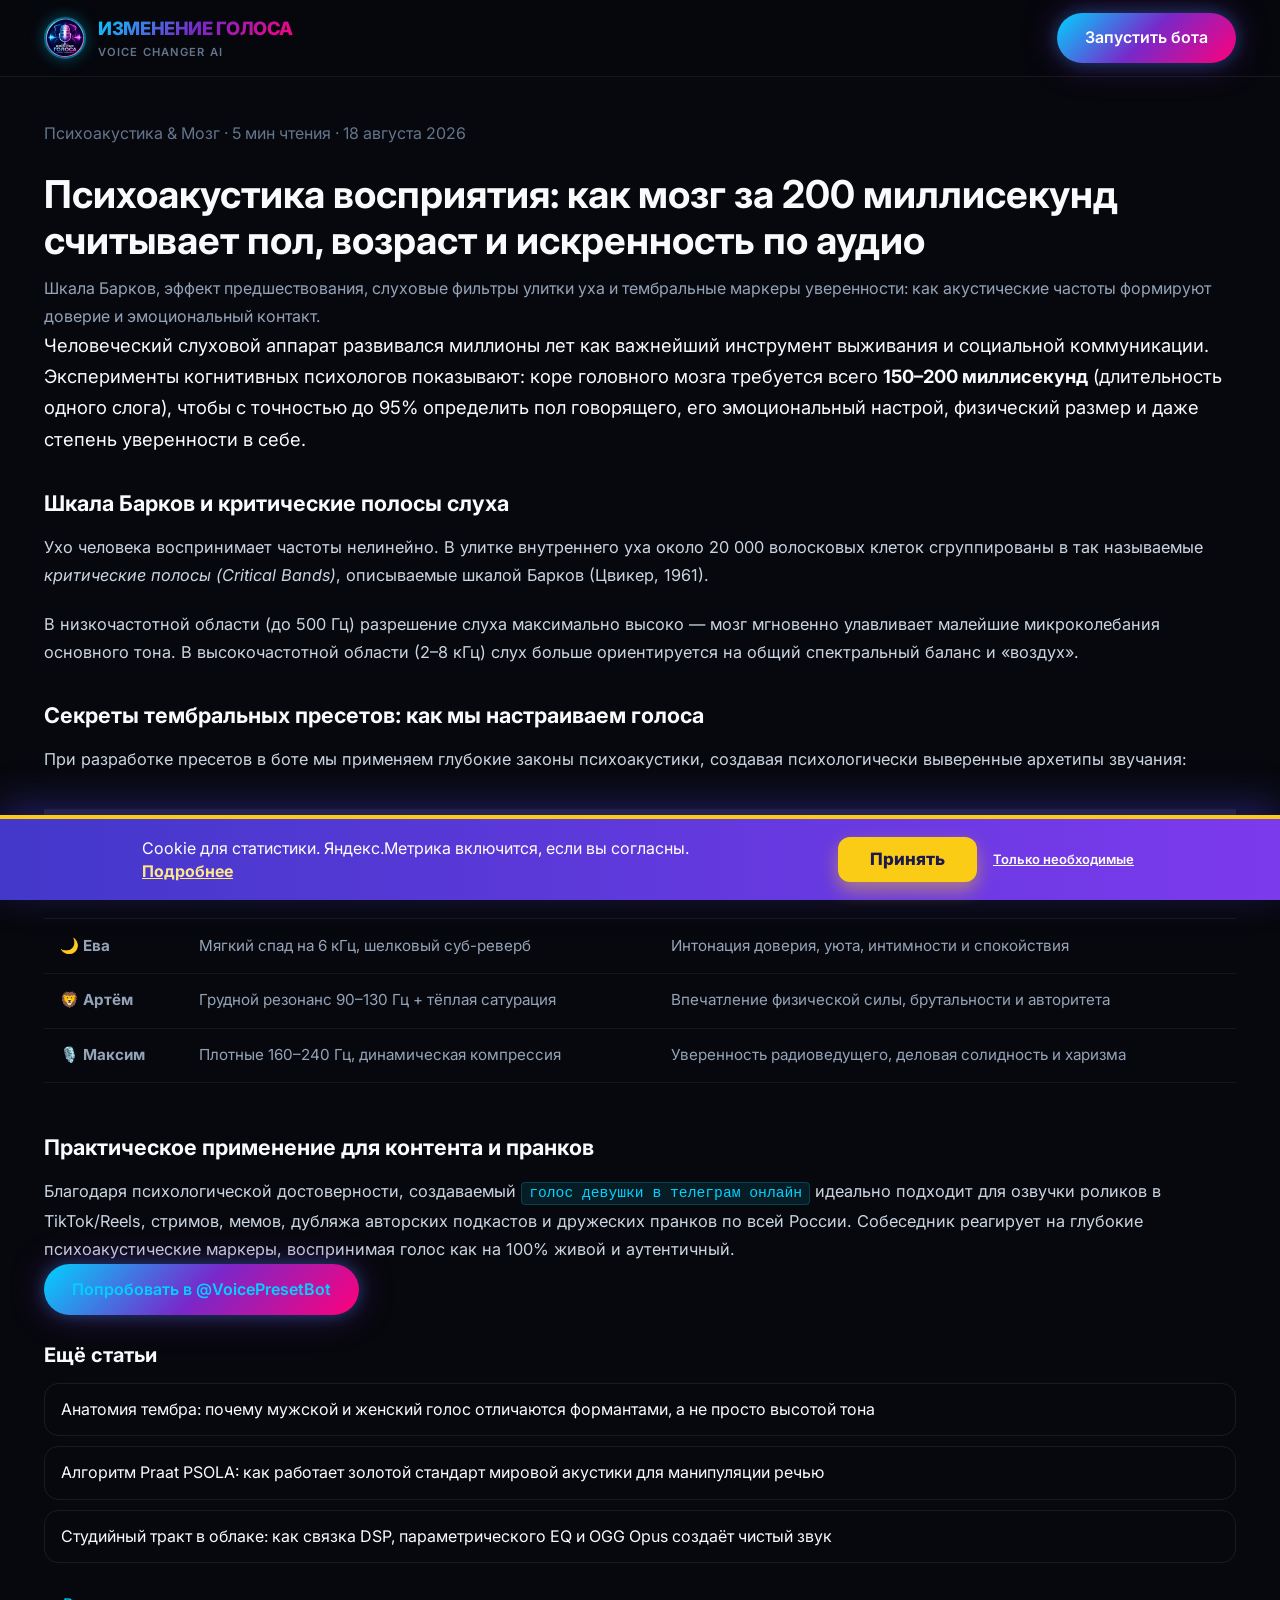
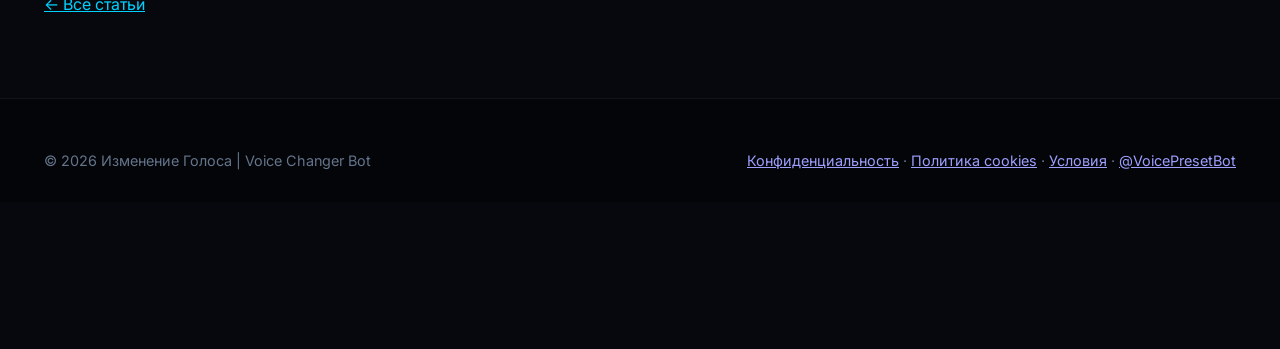
<file: articles/psychoacoustics-voice-perception/index.html>
<!DOCTYPE html>
<html lang="ru">
<head>
  <meta charset="UTF-8">
  <meta name="viewport" content="width=device-width, initial-scale=1.0">
  <meta name="theme-color" content="#07080d">
  <title>Психоакустика голоса — Voice Changer</title>
  <meta name="description" content="Шкала Барков, эффект предшествования, слуховые фильтры улитки уха и тембральные маркеры уверенности: как акустические частоты формируют доверие и">
  <meta name="robots" content="index, follow, max-image-preview:large">
  <link rel="canonical" href="https://voice.dontseekme.ru/articles/psychoacoustics-voice-perception/">
  <meta property="og:type" content="article">
  <meta property="og:site_name" content="Voice Changer">
  <meta property="og:locale" content="ru_RU">
  <meta property="og:url" content="https://voice.dontseekme.ru/articles/psychoacoustics-voice-perception/">
  <meta property="og:title" content="Психоакустика голоса — Voice Changer">
  <meta property="og:description" content="Шкала Барков, эффект предшествования, слуховые фильтры улитки уха и тембральные маркеры уверенности: как акустические частоты формируют доверие и">
  <meta property="og:image" content="https://voice.dontseekme.ru/assets/og-image.jpg">
  <meta property="og:image:width" content="1200">
  <meta property="og:image:height" content="630">
  <meta name="twitter:card" content="summary_large_image">
  <meta name="twitter:title" content="Психоакустика голоса — Voice Changer">
  <meta name="twitter:description" content="Шкала Барков, эффект предшествования, слуховые фильтры улитки уха и тембральные маркеры уверенности: как акустические частоты формируют доверие и">
  <meta name="twitter:image" content="https://voice.dontseekme.ru/assets/og-image.jpg">
  <link rel="icon" type="image/x-icon" href="/assets/favicon/favicon.ico">
  <link rel="icon" type="image/png" sizes="32x32" href="/assets/favicon/favicon-32x32.png">
  <link rel="apple-touch-icon" sizes="192x192" href="/assets/favicon/android-chrome-192x192.png">
  <link rel="preconnect" href="https://fonts.googleapis.com">
  <link rel="preconnect" href="https://fonts.gstatic.com" crossorigin>
  <link href="https://fonts.googleapis.com/css2?family=Inter:wght@400;500;600;700;800&display=swap" rel="stylesheet">
  <link rel="stylesheet" href="/style.css">
  <script src="/consent.js" defer></script>
  <script type="application/ld+json">{"@context":"https://schema.org","@type":"Article","headline":"Психоакустика восприятия: как мозг за 200 миллисекунд считывает пол, возраст и искренность по аудио","description":"Шкала Барков, эффект предшествования, слуховые фильтры улитки уха и тембральные маркеры уверенности: как акустические частоты формируют доверие и эмоциональный контакт.","datePublished":"2026-08-18","dateModified":"2026-08-18","inLanguage":"ru","mainEntityOfPage":"https://voice.dontseekme.ru/articles/psychoacoustics-voice-perception/","image":"https://voice.dontseekme.ru/assets/og-image.jpg","author":{"@type":"Organization","name":"Voice Changer","url":"https://voice.dontseekme.ru"},"publisher":{"@type":"Organization","name":"Voice Changer","url":"https://voice.dontseekme.ru"}}</script>
</head>
<body>
  <header class="site-header">
    <div class="container header-container">
      <a href="/" class="logo-brand" title="Изменение Голоса — на главную">
        <img src="/assets/logo.webp" alt="Логотип Изменение Голоса Voice Changer" class="logo-img" width="48" height="48">
        <div class="logo-text-group">
          <span class="brand-title gradient-text">ИЗМЕНЕНИЕ ГОЛОСА</span>
          <span class="brand-subtitle">VOICE CHANGER AI</span>
        </div>
      </a>
      <a href="https://t.me/VoicePresetBot?start=landing" class="btn btn-primary header-cta-btn" target="_blank" rel="noopener noreferrer">Запустить бота</a>
    </div>
  </header>
  
  <main class="legal-page article-page">
    <div class="container">
      <p class="legal-lead">Психоакустика &amp; Мозг · 5 мин чтения · 18 августа 2026</p>
      <h1>Психоакустика восприятия: как мозг за 200 миллисекунд считывает пол, возраст и искренность по аудио</h1>
      <p class="article-lead">Шкала Барков, эффект предшествования, слуховые фильтры улитки уха и тембральные маркеры уверенности: как акустические частоты формируют доверие и эмоциональный контакт.</p>
      <div class="modal-article-content">
      <p class="article-lead">
        Человеческий слуховой аппарат развивался миллионы лет как важнейший инструмент выживания и социальной коммуникации. Эксперименты когнитивных психологов показывают: коре головного мозга требуется всего <strong>150–200 миллисекунд</strong> (длительность одного слога), чтобы с точностью до 95% определить пол говорящего, его эмоциональный настрой, физический размер и даже степень уверенности в себе.
      </p>

      <h3>Шкала Барков и критические полосы слуха</h3>
      <p>
        Ухо человека воспринимает частоты нелинейно. В улитке внутреннего уха около 20 000 волосковых клеток сгруппированы в так называемые <em>критические полосы (Critical Bands)</em>, описываемые шкалой Барков (Цвикер, 1961).
      </p>
      <p>
        В низкочастотной области (до 500 Гц) разрешение слуха максимально высоко — мозг мгновенно улавливает малейшие микроколебания основного тона. В высокочастотной области (2–8 кГц) слух больше ориентируется на общий спектральный баланс и «воздух».
      </p>

      <h3>Секреты тембральных пресетов: как мы настраиваем голоса</h3>
      <p>
        При разработке пресетов в боте мы применяем глубокие законы психоакустики, создавая психологически выверенные архетипы звучания:
      </p>

      <table class="article-table">
        <thead>
          <tr>
            <th>Пресет</th>
            <th>Частотный акцент</th>
            <th>Психологический эффект</th>
          </tr>
        </thead>
        <tbody>
          <tr>
            <td><strong>🌸 Алиса</strong></td>
            <td>Ясный презенс 2.8–4.2 кГц, деликатный F₀ 210 Гц</td>
            <td>Ощущение открытости, молодости, чистоты и дружелюбия</td>
          </tr>
          <tr>
            <td><strong>🌙 Ева</strong></td>
            <td>Мягкий спад на 6 кГц, шелковый суб-реверб</td>
            <td>Интонация доверия, уюта, интимности и спокойствия</td>
          </tr>
          <tr>
            <td><strong>🦁 Артём</strong></td>
            <td>Грудной резонанс 90–130 Гц + тёплая сатурация</td>
            <td>Впечатление физической силы, брутальности и авторитета</td>
          </tr>
          <tr>
            <td><strong>🎙️ Максим</strong></td>
            <td>Плотные 160–240 Гц, динамическая компрессия</td>
            <td>Уверенность радиоведущего, деловая солидность и харизма</td>
          </tr>
        </tbody>
      </table>

      <h3>Практическое применение для контента и пранков</h3>
      <p>
        Благодаря психологической достоверности, создаваемый <code>голос девушки в телеграм онлайн</code> идеально подходит для озвучки роликов в TikTok/Reels, стримов, мемов, дубляжа авторских подкастов и дружеских пранков по всей России. Собеседник реагирует на глубокие психоакустические маркеры, воспринимая голос как на 100% живой и аутентичный.
      </p>
    </div>
      <p><a class="btn btn-primary" href="https://t.me/VoicePresetBot?start=article_psychoacoustics-voice-perception" target="_blank" rel="noopener noreferrer">Попробовать в @VoicePresetBot</a></p>
      <h2>Ещё статьи</h2>
      <div class="related">
        <a href="/articles/anatomy-formants-voice-mechanics/">Анатомия тембра: почему мужской и женский голос отличаются формантами, а не просто высотой тона</a>
        <a href="/articles/praat-psola-algorithm-acoustics/">Алгоритм Praat PSOLA: как работает золотой стандарт мировой акустики для манипуляции речью</a>
        <a href="/articles/cloud-audio-dsp-ffmpeg-opus/">Студийный тракт в облаке: как связка DSP, параметрического EQ и OGG Opus создаёт чистый звук</a>
      </div>
      <p><a href="/#articles">← Все статьи</a></p>
    </div>
  </main>
  <footer class="site-footer">
    <div class="container">
      <div class="footer-bottom">
        <p>© 2026 Изменение Голоса | Voice Changer Bot</p>
        <p>
          <a href="/privacy.html">Конфиденциальность</a> ·
          <a href="/cookies.html">Политика cookies</a> ·
          <a href="/terms.html">Условия</a> ·
          <a href="https://t.me/VoicePresetBot?start=landing" target="_blank" rel="noopener noreferrer">@VoicePresetBot</a>
        </p>
      </div>
    </div>
  </footer>
</body>
</html>
</file>
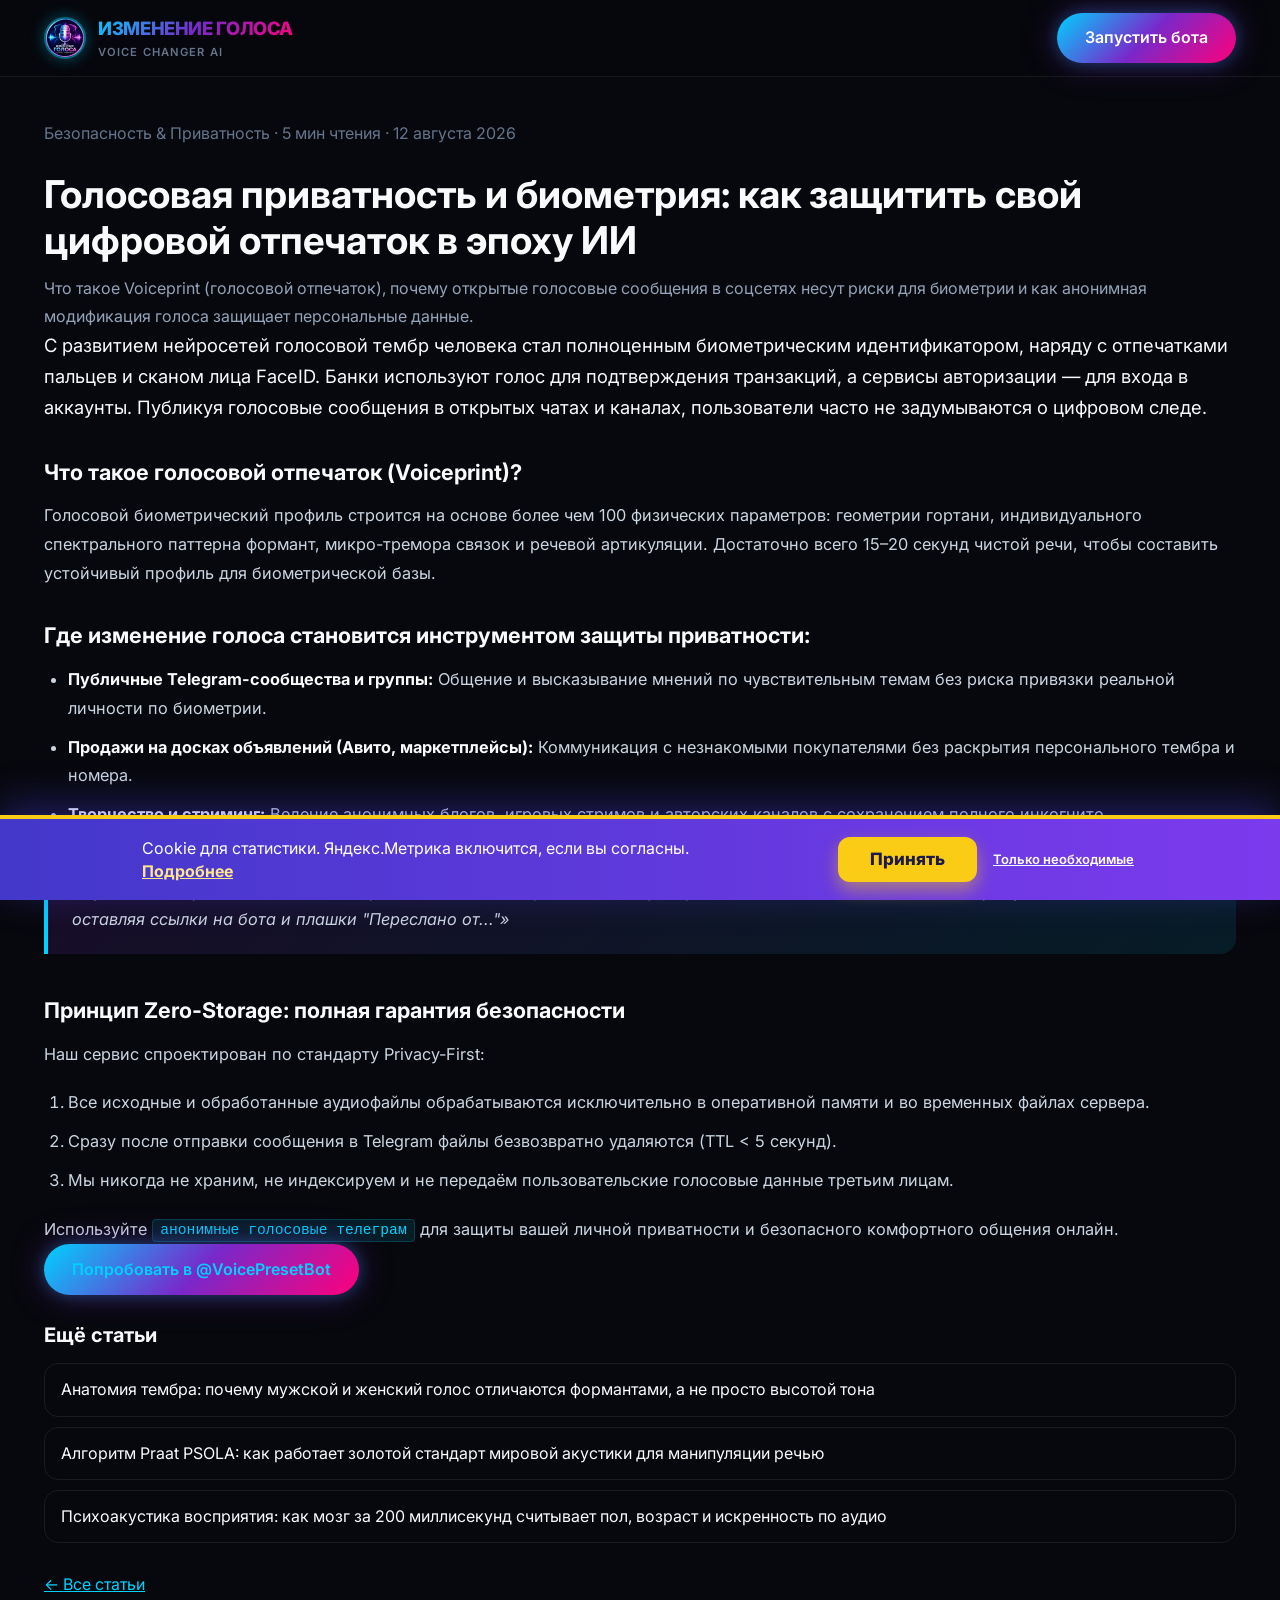
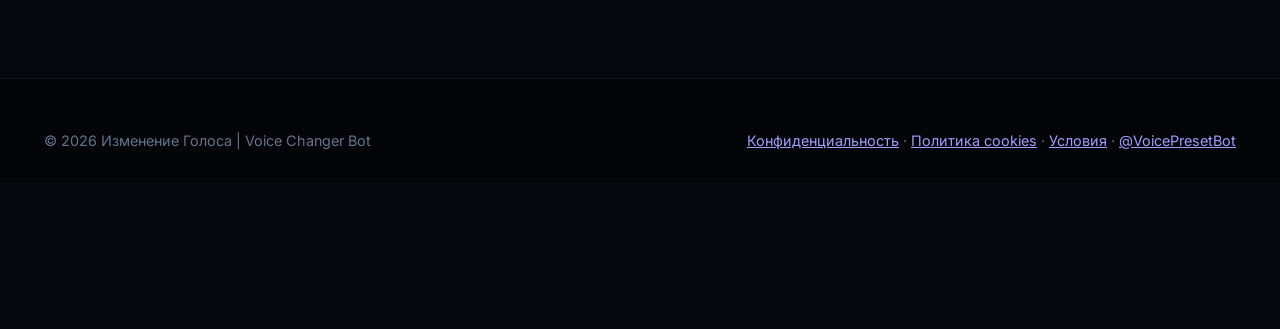
<file: articles/voice-privacy-biometrics-security/index.html>
<!DOCTYPE html>
<html lang="ru">
<head>
  <meta charset="UTF-8">
  <meta name="viewport" content="width=device-width, initial-scale=1.0">
  <meta name="theme-color" content="#07080d">
  <title>Голосовая приватность — Voice Changer</title>
  <meta name="description" content="Что такое Voiceprint (голосовой отпечаток), почему открытые голосовые сообщения в соцсетях несут риски для биометрии и как анонимная модификация голоса">
  <meta name="robots" content="index, follow, max-image-preview:large">
  <link rel="canonical" href="https://voice.dontseekme.ru/articles/voice-privacy-biometrics-security/">
  <meta property="og:type" content="article">
  <meta property="og:site_name" content="Voice Changer">
  <meta property="og:locale" content="ru_RU">
  <meta property="og:url" content="https://voice.dontseekme.ru/articles/voice-privacy-biometrics-security/">
  <meta property="og:title" content="Голосовая приватность — Voice Changer">
  <meta property="og:description" content="Что такое Voiceprint (голосовой отпечаток), почему открытые голосовые сообщения в соцсетях несут риски для биометрии и как анонимная модификация голоса">
  <meta property="og:image" content="https://voice.dontseekme.ru/assets/og-image.jpg">
  <meta property="og:image:width" content="1200">
  <meta property="og:image:height" content="630">
  <meta name="twitter:card" content="summary_large_image">
  <meta name="twitter:title" content="Голосовая приватность — Voice Changer">
  <meta name="twitter:description" content="Что такое Voiceprint (голосовой отпечаток), почему открытые голосовые сообщения в соцсетях несут риски для биометрии и как анонимная модификация голоса">
  <meta name="twitter:image" content="https://voice.dontseekme.ru/assets/og-image.jpg">
  <link rel="icon" type="image/x-icon" href="/assets/favicon/favicon.ico">
  <link rel="icon" type="image/png" sizes="32x32" href="/assets/favicon/favicon-32x32.png">
  <link rel="apple-touch-icon" sizes="192x192" href="/assets/favicon/android-chrome-192x192.png">
  <link rel="preconnect" href="https://fonts.googleapis.com">
  <link rel="preconnect" href="https://fonts.gstatic.com" crossorigin>
  <link href="https://fonts.googleapis.com/css2?family=Inter:wght@400;500;600;700;800&display=swap" rel="stylesheet">
  <link rel="stylesheet" href="/style.css">
  <script src="/consent.js" defer></script>
  <script type="application/ld+json">{"@context":"https://schema.org","@type":"Article","headline":"Голосовая приватность и биометрия: как защитить свой цифровой отпечаток в эпоху ИИ","description":"Что такое Voiceprint (голосовой отпечаток), почему открытые голосовые сообщения в соцсетях несут риски для биометрии и как анонимная модификация голоса защищает персональные данные.","datePublished":"2026-08-12","dateModified":"2026-08-12","inLanguage":"ru","mainEntityOfPage":"https://voice.dontseekme.ru/articles/voice-privacy-biometrics-security/","image":"https://voice.dontseekme.ru/assets/og-image.jpg","author":{"@type":"Organization","name":"Voice Changer","url":"https://voice.dontseekme.ru"},"publisher":{"@type":"Organization","name":"Voice Changer","url":"https://voice.dontseekme.ru"}}</script>
</head>
<body>
  <header class="site-header">
    <div class="container header-container">
      <a href="/" class="logo-brand" title="Изменение Голоса — на главную">
        <img src="/assets/logo.webp" alt="Логотип Изменение Голоса Voice Changer" class="logo-img" width="48" height="48">
        <div class="logo-text-group">
          <span class="brand-title gradient-text">ИЗМЕНЕНИЕ ГОЛОСА</span>
          <span class="brand-subtitle">VOICE CHANGER AI</span>
        </div>
      </a>
      <a href="https://t.me/VoicePresetBot?start=landing" class="btn btn-primary header-cta-btn" target="_blank" rel="noopener noreferrer">Запустить бота</a>
    </div>
  </header>
  
  <main class="legal-page article-page">
    <div class="container">
      <p class="legal-lead">Безопасность &amp; Приватность · 5 мин чтения · 12 августа 2026</p>
      <h1>Голосовая приватность и биометрия: как защитить свой цифровой отпечаток в эпоху ИИ</h1>
      <p class="article-lead">Что такое Voiceprint (голосовой отпечаток), почему открытые голосовые сообщения в соцсетях несут риски для биометрии и как анонимная модификация голоса защищает персональные данные.</p>
      <div class="modal-article-content">
      <p class="article-lead">
        С развитием нейросетей голосовой тембр человека стал полноценным биометрическим идентификатором, наряду с отпечатками пальцев и сканом лица FaceID. Банки используют голос для подтверждения транзакций, а сервисы авторизации — для входа в аккаунты. Публикуя голосовые сообщения в открытых чатах и каналах, пользователи часто не задумываются о цифровом следе.
      </p>

      <h3>Что такое голосовой отпечаток (Voiceprint)?</h3>
      <p>
        Голосовой биометрический профиль строится на основе более чем 100 физических параметров: геометрии гортани, индивидуального спектрального паттерна формант, микро-тремора связок и речевой артикуляции. Достаточно всего 15–20 секунд чистой речи, чтобы составить устойчивый профиль для биометрической базы.
      </p>

      <h3>Где изменение голоса становится инструментом защиты приватности:</h3>
      <ul>
        <li><strong>Публичные Telegram-сообщества и группы:</strong> Общение и высказывание мнений по чувствительным темам без риска привязки реальной личности по биометрии.</li>
        <li><strong>Продажи на досках объявлений (Авито, маркетплейсы):</strong> Коммуникация с незнакомыми покупателями без раскрытия персонального тембра и номера.</li>
        <li><strong>Творчество и стриминг:</strong> Ведение анонимных блогов, игровых стримов и авторских каналов с сохранением полного инкогнито.</li>
      </ul>

      <div class="article-quote-box">
        <p>«Функция "Отправить в чат без цитирования" в боте отправляет модифицированное голосовое сообщение напрямую от вашего имени, не оставляя ссылки на бота и плашки "Переслано от..."»</p>
      </div>

      <h3>Принцип Zero-Storage: полная гарантия безопасности</h3>
      <p>
        Наш сервис спроектирован по стандарту Privacy-First:
      </p>
      <ol>
        <li>Все исходные и обработанные аудиофайлы обрабатываются исключительно в оперативной памяти и во временных файлах сервера.</li>
        <li>Сразу после отправки сообщения в Telegram файлы безвозвратно удаляются (TTL < 5 секунд).</li>
        <li>Мы никогда не храним, не индексируем и не передаём пользовательские голосовые данные третьим лицам.</li>
      </ol>
      <p>
        Используйте <code>анонимные голосовые телеграм</code> для защиты вашей личной приватности и безопасного комфортного общения онлайн.
      </p>
    </div>
      <p><a class="btn btn-primary" href="https://t.me/VoicePresetBot?start=article_voice-privacy-biometrics-security" target="_blank" rel="noopener noreferrer">Попробовать в @VoicePresetBot</a></p>
      <h2>Ещё статьи</h2>
      <div class="related">
        <a href="/articles/anatomy-formants-voice-mechanics/">Анатомия тембра: почему мужской и женский голос отличаются формантами, а не просто высотой тона</a>
        <a href="/articles/praat-psola-algorithm-acoustics/">Алгоритм Praat PSOLA: как работает золотой стандарт мировой акустики для манипуляции речью</a>
        <a href="/articles/psychoacoustics-voice-perception/">Психоакустика восприятия: как мозг за 200 миллисекунд считывает пол, возраст и искренность по аудио</a>
      </div>
      <p><a href="/#articles">← Все статьи</a></p>
    </div>
  </main>
  <footer class="site-footer">
    <div class="container">
      <div class="footer-bottom">
        <p>© 2026 Изменение Голоса | Voice Changer Bot</p>
        <p>
          <a href="/privacy.html">Конфиденциальность</a> ·
          <a href="/cookies.html">Политика cookies</a> ·
          <a href="/terms.html">Условия</a> ·
          <a href="https://t.me/VoicePresetBot?start=landing" target="_blank" rel="noopener noreferrer">@VoicePresetBot</a>
        </p>
      </div>
    </div>
  </footer>
</body>
</html>
</file>
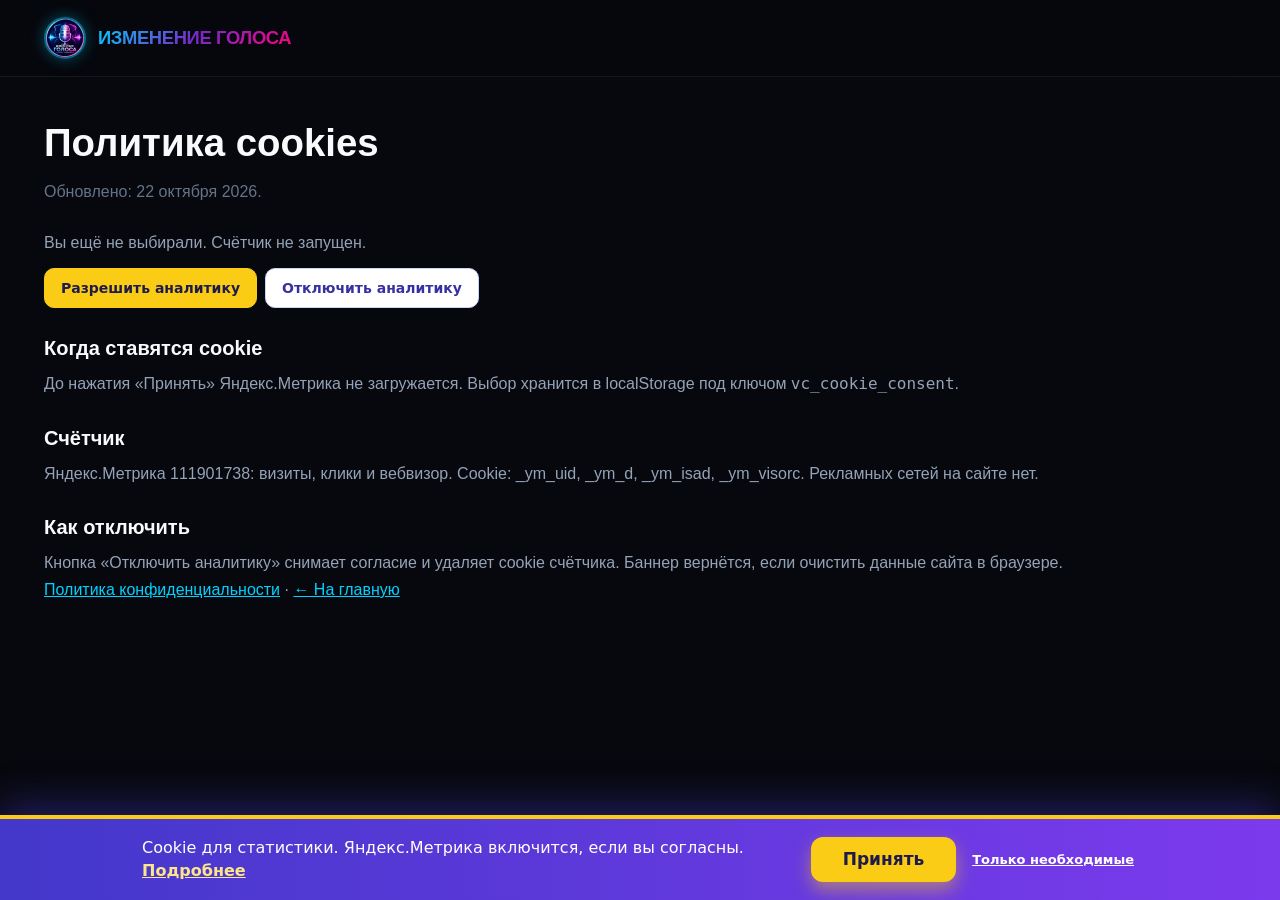
<file: cookies.html>
<!DOCTYPE html>
<html lang="ru">
<head>
  <meta charset="UTF-8">
  <meta name="viewport" content="width=device-width, initial-scale=1.0">
  <title>Политика cookies — Voice Changer</title>
  <meta name="description" content="Какие cookie ставит Яндекс.Метрика на voice.dontseekme.ru и как отозвать согласие.">
  <meta name="robots" content="index, follow">
  <link rel="canonical" href="https://voice.dontseekme.ru/cookies.html">
  <link rel="icon" type="image/x-icon" href="assets/favicon/favicon.ico">
  <link rel="stylesheet" href="style.css">
  <script src="/consent.js" defer></script>
  <style>
    .cookie-actions { display:flex; gap:8px; flex-wrap:wrap; margin:12px 0 20px; }
    .cookie-actions button { font:600 14px/1 Inter,system-ui,sans-serif; border-radius:10px; padding:12px 16px; cursor:pointer; border:1px solid #c7d2fe; background:#fff; color:#3730a3; }
    .cookie-actions .ok { background:#facc15; border-color:#facc15; color:#1e1b4b; }
  </style>
</head>
<body>
  <header class="site-header">
    <div class="container header-container">
      <a href="/" class="logo-brand" title="Изменение Голоса — на главную">
        <img src="assets/logo.webp" alt="Логотип Изменение Голоса Voice Changer" class="logo-img" width="48" height="48">
        <span class="brand-title gradient-text">ИЗМЕНЕНИЕ ГОЛОСА</span>
      </a>
    </div>
  </header>
  <main class="legal-page">
    <div class="container">
      <h1>Политика cookies</h1>
      <p class="legal-lead">Обновлено: 22 октября 2026.</p>
      <p id="cookie-status">Проверяем ваш выбор…</p>
      <div class="cookie-actions">
        <button type="button" class="ok" data-cookie-choice="granted">Разрешить аналитику</button>
        <button type="button" data-cookie-choice="denied">Отключить аналитику</button>
      </div>
      <h2>Когда ставятся cookie</h2>
      <p>До нажатия «Принять» Яндекс.Метрика не загружается. Выбор хранится в localStorage под ключом <code>vc_cookie_consent</code>.</p>
      <h2>Счётчик</h2>
      <p>Яндекс.Метрика 111901738: визиты, клики и вебвизор. Cookie: _ym_uid, _ym_d, _ym_isad, _ym_visorc. Рекламных сетей на сайте нет.</p>
      <h2>Как отключить</h2>
      <p>Кнопка «Отключить аналитику» снимает согласие и удаляет cookie счётчика. Баннер вернётся, если очистить данные сайта в браузере.</p>
      <p><a href="/privacy.html">Политика конфиденциальности</a> · <a href="/">← На главную</a></p>
    </div>
  </main>
</body>
</html>
</file>
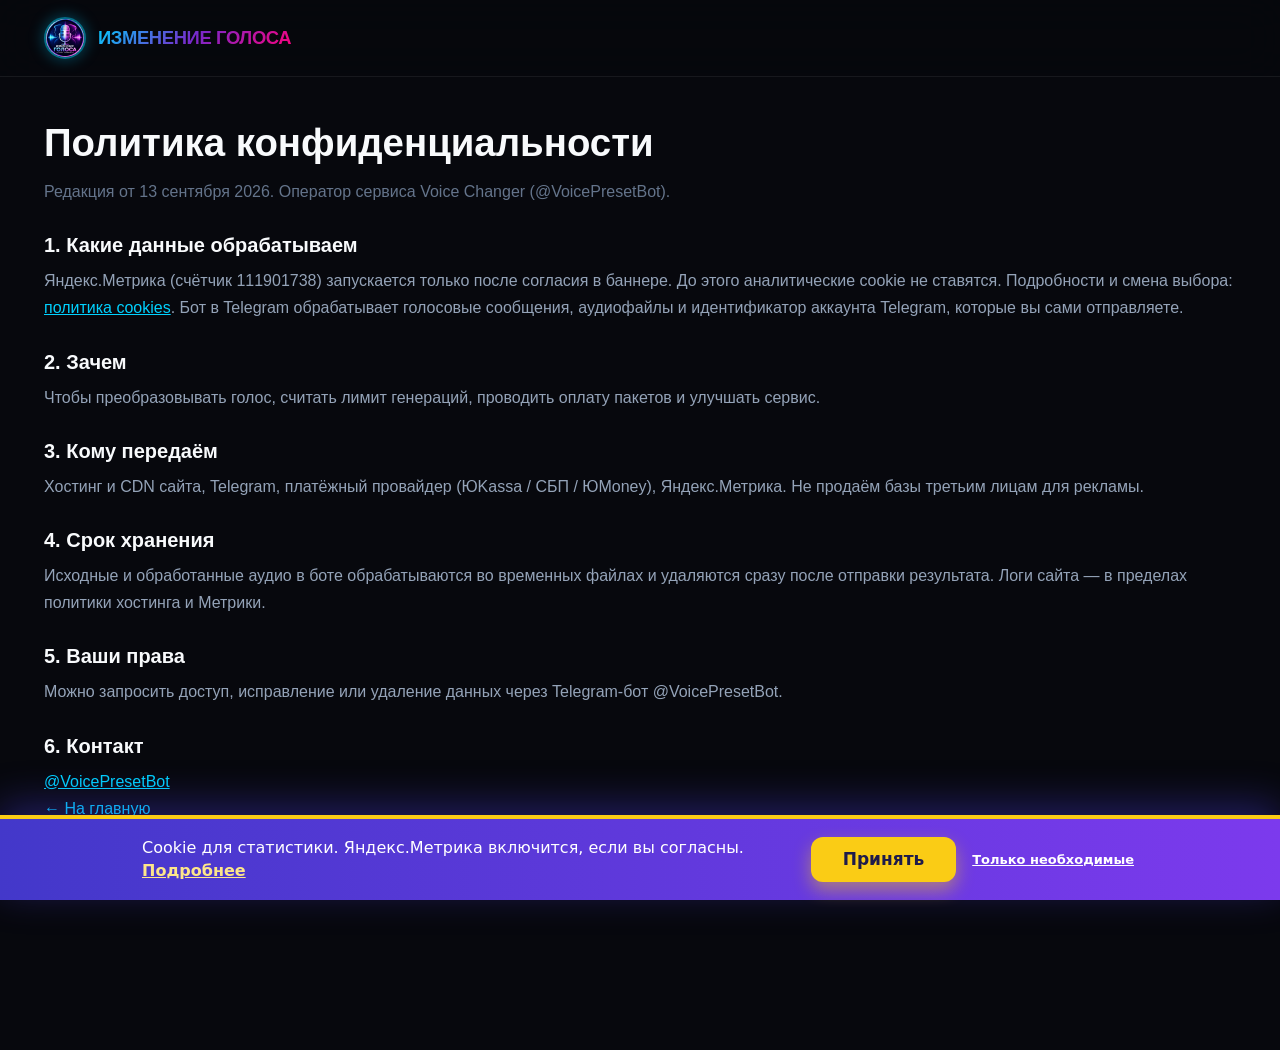
<file: privacy.html>
<!DOCTYPE html>
<html lang="ru">
<head>
  <meta charset="UTF-8">
  <meta name="viewport" content="width=device-width, initial-scale=1.0">
  <title>Политика конфиденциальности — Voice Changer</title>
  <meta name="description" content="Как Voice Changer обрабатывает данные сайта и Telegram-бота @VoicePresetBot.">
  <meta name="robots" content="index, follow">
  <link rel="canonical" href="https://voice.dontseekme.ru/privacy.html">
  <link rel="icon" type="image/x-icon" href="assets/favicon/favicon.ico">
  <link rel="stylesheet" href="style.css">
  <script src="/consent.js" defer></script>
</head>
<body>
  <header class="site-header">
    <div class="container header-container">
      <a href="/" class="logo-brand" title="Изменение Голоса — на главную">
        <img src="assets/logo.webp" alt="Логотип Изменение Голоса Voice Changer" class="logo-img" width="48" height="48">
        <span class="brand-title gradient-text">ИЗМЕНЕНИЕ ГОЛОСА</span>
      </a>
    </div>
  </header>
  <main class="legal-page">
    <div class="container">
      <h1>Политика конфиденциальности</h1>
      <p class="legal-lead">Редакция от 13 сентября 2026. Оператор сервиса Voice Changer (@VoicePresetBot).</p>
      <h2>1. Какие данные обрабатываем</h2>
      <p>Яндекс.Метрика (счётчик 111901738) запускается только после согласия в баннере. До этого аналитические cookie не ставятся. Подробности и смена выбора: <a href="/cookies.html">политика cookies</a>. Бот в Telegram обрабатывает голосовые сообщения, аудиофайлы и идентификатор аккаунта Telegram, которые вы сами отправляете.</p>
      <h2>2. Зачем</h2>
      <p>Чтобы преобразовывать голос, считать лимит генераций, проводить оплату пакетов и улучшать сервис.</p>
      <h2>3. Кому передаём</h2>
      <p>Хостинг и CDN сайта, Telegram, платёжный провайдер (ЮKassa / СБП / ЮMoney), Яндекс.Метрика. Не продаём базы третьим лицам для рекламы.</p>
      <h2>4. Срок хранения</h2>
      <p>Исходные и обработанные аудио в боте обрабатываются во временных файлах и удаляются сразу после отправки результата. Логи сайта — в пределах политики хостинга и Метрики.</p>
      <h2>5. Ваши права</h2>
      <p>Можно запросить доступ, исправление или удаление данных через Telegram-бот @VoicePresetBot.</p>
      <h2>6. Контакт</h2>
      <p><a href="https://t.me/VoicePresetBot">@VoicePresetBot</a></p>
      <p><a href="/">← На главную</a></p>
    </div>
  </main>
</body>
</html>
</file>
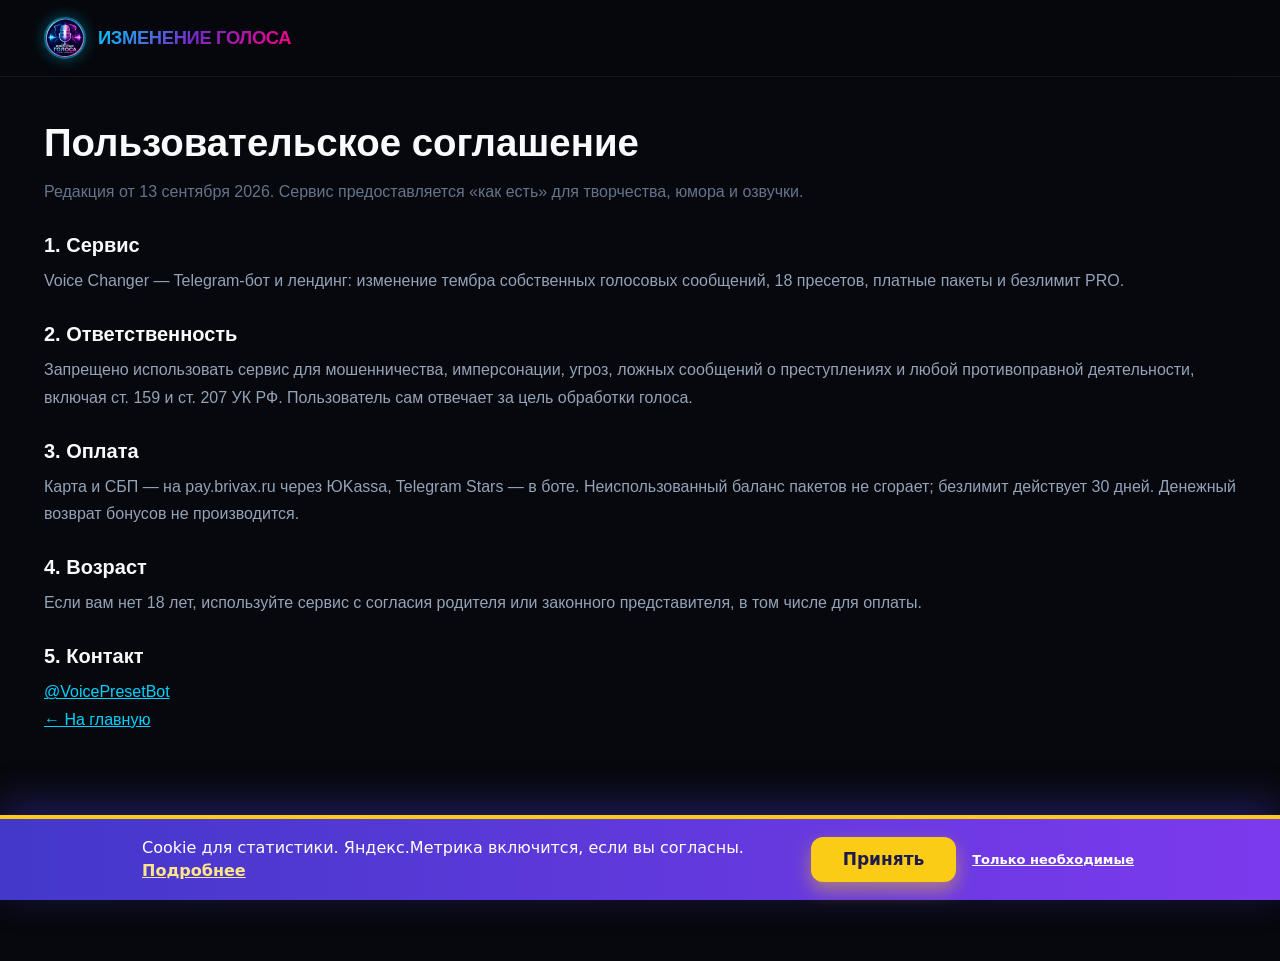
<file: terms.html>
<!DOCTYPE html>
<html lang="ru">
<head>
  <meta charset="UTF-8">
  <meta name="viewport" content="width=device-width, initial-scale=1.0">
  <title>Пользовательское соглашение — Voice Changer</title>
  <meta name="description" content="Условия использования сайта Voice Changer и Telegram-бота @VoicePresetBot.">
  <meta name="robots" content="index, follow">
  <link rel="canonical" href="https://voice.dontseekme.ru/terms.html">
  <link rel="icon" type="image/x-icon" href="assets/favicon/favicon.ico">
  <link rel="stylesheet" href="style.css">
  <script src="/consent.js" defer></script>
</head>
<body>
  <header class="site-header">
    <div class="container header-container">
      <a href="/" class="logo-brand" title="Изменение Голоса — на главную">
        <img src="assets/logo.webp" alt="Логотип Изменение Голоса Voice Changer" class="logo-img" width="48" height="48">
        <span class="brand-title gradient-text">ИЗМЕНЕНИЕ ГОЛОСА</span>
      </a>
    </div>
  </header>
  <main class="legal-page">
    <div class="container">
      <h1>Пользовательское соглашение</h1>
      <p class="legal-lead">Редакция от 13 сентября 2026. Сервис предоставляется «как есть» для творчества, юмора и озвучки.</p>
      <h2>1. Сервис</h2>
      <p>Voice Changer — Telegram-бот и лендинг: изменение тембра собственных голосовых сообщений, 18 пресетов, платные пакеты и безлимит PRO.</p>
      <h2>2. Ответственность</h2>
      <p>Запрещено использовать сервис для мошенничества, имперсонации, угроз, ложных сообщений о преступлениях и любой противоправной деятельности, включая ст. 159 и ст. 207 УК РФ. Пользователь сам отвечает за цель обработки голоса.</p>
      <h2>3. Оплата</h2>
      <p>Карта и СБП — на pay.brivax.ru через ЮKassa, Telegram Stars — в боте. Неиспользованный баланс пакетов не сгорает; безлимит действует 30 дней. Денежный возврат бонусов не производится.</p>
      <h2>4. Возраст</h2>
      <p>Если вам нет 18 лет, используйте сервис с согласия родителя или законного представителя, в том числе для оплаты.</p>
      <h2>5. Контакт</h2>
      <p><a href="https://t.me/VoicePresetBot">@VoicePresetBot</a></p>
      <p><a href="/">← На главную</a></p>
    </div>
  </main>
</body>
</html>
</file>
<file: style.css>
/* ==========================================================================
   🎙️ Изменение Голоса | Voice Changer — Landing Page Stylesheet
   Cyberpunk Neon Glassmorphism Aesthetic matching the official logo
   ========================================================================== */

:root {
  /* Color Palette */
  --bg-primary: #07080d;
  --bg-secondary: #0d0f18;
  --bg-tertiary: #131624;
  --bg-glass: rgba(19, 22, 36, 0.65);
  --bg-glass-hover: rgba(28, 33, 53, 0.85);

  --text-primary: #f8fafc;
  --text-secondary: #94a3b8;
  --text-muted: #64748b;

  /* Brand Dual-Tone Accents */
  --neon-cyan: #00d2ff;
  --neon-blue: #0072ff;
  --neon-magenta: #ff007a;
  --neon-purple: #9b51e0;
  --neon-violet: #a855f7;

  /* Metallic Accents */
  --silver-light: #f1f5f9;
  --silver-mid: #cbd5e1;
  --silver-dark: #64748b;

  /* Gradients */
  --grad-brand: linear-gradient(135deg, #00d2ff 0%, #7928ca 50%, #ff007a 100%);
  --grad-cyan: linear-gradient(135deg, #00d2ff 0%, #0072ff 100%);
  --grad-magenta: linear-gradient(135deg, #ff007a 0%, #9b51e0 100%);
  --grad-dark-card: linear-gradient(180deg, rgba(25, 30, 48, 0.7) 0%, rgba(13, 15, 24, 0.9) 100%);
  --grad-border: linear-gradient(135deg, rgba(0, 210, 255, 0.4), rgba(255, 0, 122, 0.4));

  /* Glow Shadows */
  --glow-brand: 0 0 35px rgba(121, 40, 202, 0.4), 0 0 15px rgba(0, 210, 255, 0.3);
  --glow-cyan: 0 0 25px rgba(0, 210, 255, 0.4);
  --glow-magenta: 0 0 25px rgba(255, 0, 122, 0.4);
  --glow-card: 0 10px 30px -10px rgba(0, 0, 0, 0.5), 0 0 1px 1px rgba(255, 255, 255, 0.08);

  /* Typography */
  --font-heading: 'Inter', -apple-system, BlinkMacSystemFont, 'Segoe UI', Roboto, sans-serif;
  --font-body: 'Inter', -apple-system, BlinkMacSystemFont, 'Segoe UI', Roboto, sans-serif;

  /* Layout */
  --container-max: 1240px;
  --header-height: 76px;
  --radius-sm: 8px;
  --radius-md: 16px;
  --radius-lg: 24px;
  --radius-full: 9999px;

  /* Transitions */
  --transition-fast: 0.15s ease;
  --transition-smooth: 0.3s cubic-bezier(0.16, 1, 0.3, 1);
}

/* ==========================================================================
   Reset & Base Styles
   ========================================================================== */
*, *::before, *::after {
  box-sizing: border-box;
  margin: 0;
  padding: 0;
}

html {
  scroll-behavior: smooth;
  font-size: 16px;
  color-scheme: dark;
  -webkit-text-size-adjust: 100%;
  overflow-x: hidden;
  max-width: 100vw;
}

body {
  font-family: var(--font-body);
  background-color: var(--bg-primary);
  color: var(--text-primary);
  line-height: 1.6;
  overflow-x: hidden;
  max-width: 100vw;
  position: relative;
  min-height: 100vh;
}

body.menu-open {
  overflow: hidden;
}

body.has-sticky-cta {
  padding-bottom: calc(76px + env(safe-area-inset-bottom, 0px));
}

/* Ambient Background Glow Mesh */
.ambient-glow-left {
  position: fixed;
  top: -10vw;
  left: -15vw;
  width: 55vw;
  height: 55vw;
  background: radial-gradient(circle, rgba(0, 210, 255, 0.12) 0%, rgba(0, 114, 255, 0.05) 50%, transparent 70%);
  filter: blur(80px);
  pointer-events: none;
  z-index: 0;
}

.ambient-glow-right {
  position: fixed;
  top: 20vh;
  right: -15vw;
  width: 55vw;
  height: 55vw;
  background: radial-gradient(circle, rgba(255, 0, 122, 0.12) 0%, rgba(155, 81, 224, 0.06) 50%, transparent 70%);
  filter: blur(90px);
  pointer-events: none;
  z-index: 0;
}

.ambient-glow-center {
  position: absolute;
  top: 140vh;
  left: 25vw;
  width: 50vw;
  height: 50vw;
  background: radial-gradient(circle, rgba(121, 40, 202, 0.08) 0%, transparent 60%);
  filter: blur(100px);
  pointer-events: none;
  z-index: 0;
}

/* Container */
.container {
  width: 100%;
  max-width: var(--container-max);
  margin: 0 auto;
  padding: 0 1.5rem;
  position: relative;
  z-index: 1;
}

/* Typography Helpers */
h1, h2, h3, h4, h5, h6 {
  font-family: var(--font-heading);
  font-weight: 700;
  line-height: 1.2;
  color: var(--text-primary);
}

img {
  max-width: 100%;
  height: auto;
}

.gradient-text {
  background: var(--grad-brand);
  -webkit-background-clip: text;
  -webkit-text-fill-color: transparent;
  display: inline-block;
}

.gradient-text-cyan {
  background: var(--grad-cyan);
  -webkit-background-clip: text;
  -webkit-text-fill-color: transparent;
}

.gradient-text-magenta {
  background: var(--grad-magenta);
  -webkit-background-clip: text;
  -webkit-text-fill-color: transparent;
}

/* ==========================================================================
   Header & Navigation
   ========================================================================== */
.site-header {
  position: fixed;
  top: 0;
  left: 0;
  width: 100%;
  max-width: 100vw;
  z-index: 100;
  backdrop-filter: blur(20px);
  -webkit-backdrop-filter: blur(20px);
  background: rgba(7, 8, 13, 0.85);
  border-bottom: 1px solid rgba(255, 255, 255, 0.07);
  transition: var(--transition-smooth);
}

.header-container {
  display: flex;
  align-items: center;
  justify-content: space-between;
  height: var(--header-height);
  gap: 1.5rem;
  position: relative;
}

.logo-brand {
  display: flex;
  align-items: center;
  gap: 0.75rem;
  text-decoration: none;
  color: inherit;
  flex-shrink: 0;
  min-width: max-content;
}

.logo-img {
  width: 42px;
  height: 42px;
  max-width: 42px;
  border-radius: 50%;
  border: 2px solid rgba(0, 210, 255, 0.5);
  box-shadow: 0 0 15px rgba(0, 210, 255, 0.35);
  object-fit: cover;
  flex-shrink: 0;
  transition: transform 0.3s ease;
}

.logo-img-sm {
  width: 36px;
  height: 36px;
  max-width: 36px;
}

.logo-brand:hover .logo-img {
  transform: scale(1.06) rotate(5deg);
}

.logo-text-group {
  display: flex;
  flex-direction: column;
}

.brand-title {
  font-family: var(--font-heading);
  font-size: 1.15rem;
  font-weight: 800;
  letter-spacing: -0.02em;
  white-space: nowrap;
}

.brand-subtitle {
  font-size: 0.7rem;
  color: var(--text-muted);
  text-transform: uppercase;
  letter-spacing: 0.1em;
  font-weight: 600;
  white-space: nowrap;
}

/* Nav Menu Desktop */
.nav-container {
  display: flex;
  align-items: center;
}

.nav-menu {
  display: flex;
  align-items: center;
  gap: 1.5rem;
  list-style: none;
}

.nav-link {
  color: var(--text-secondary);
  text-decoration: none;
  font-size: 0.95rem;
  font-weight: 500;
  white-space: nowrap;
  transition: color var(--transition-fast);
  position: relative;
}

.nav-link:hover {
  color: var(--text-primary);
}

.nav-link::after {
  content: '';
  position: absolute;
  bottom: -4px;
  left: 0;
  width: 0;
  height: 2px;
  background: var(--grad-brand);
  transition: width 0.25s ease;
  border-radius: 2px;
}

.nav-link:hover::after {
  width: 100%;
}

.mobile-nav-cta {
  display: none;
}

.header-actions {
  display: flex;
  align-items: center;
  gap: 0.85rem;
  flex-shrink: 0;
}

/* Hamburger Button */
.hamburger-btn {
  display: none;
  flex-direction: column;
  justify-content: center;
  align-items: center;
  gap: 5px;
  width: 42px;
  height: 42px;
  background: rgba(255, 255, 255, 0.05);
  border: 1px solid rgba(255, 255, 255, 0.12);
  border-radius: var(--radius-sm);
  cursor: pointer;
  padding: 0;
  transition: all var(--transition-fast);
}

.hamburger-btn:hover {
  background: rgba(255, 255, 255, 0.1);
  border-color: var(--neon-cyan);
}

.hamburger-line {
  width: 20px;
  height: 2px;
  background-color: var(--text-primary);
  border-radius: 2px;
  transition: all 0.3s ease;
}

.hamburger-btn.is-active .hamburger-line:nth-child(1) {
  transform: translateY(7px) rotate(45deg);
  background-color: var(--neon-cyan);
}

.hamburger-btn.is-active .hamburger-line:nth-child(2) {
  opacity: 0;
}

.hamburger-btn.is-active .hamburger-line:nth-child(3) {
  transform: translateY(-7px) rotate(-45deg);
  background-color: var(--neon-cyan);
}

.btn-full {
  width: 100%;
}

/* ==========================================================================
   Buttons & CTA System
   ========================================================================== */
.btn {
  display: inline-flex;
  align-items: center;
  justify-content: center;
  gap: 0.65rem;
  padding: 0.75rem 1.75rem;
  border-radius: 9999px;
  font-family: var(--font-heading);
  font-size: 1rem;
  font-weight: 600;
  text-decoration: none;
  cursor: pointer;
  transition: all var(--transition-smooth);
  border: none;
  outline: none;
  position: relative;
  overflow: hidden;
  max-width: 100%;
  word-break: break-word;
}

.btn-primary {
  background: var(--grad-brand);
  color: #ffffff;
  box-shadow: var(--glow-brand);
  border-radius: 9999px;
}

.btn-primary:hover {
  transform: translateY(-2px);
  box-shadow: 0 0 45px rgba(121, 40, 202, 0.65), 0 0 20px rgba(0, 210, 255, 0.5);
  color: #ffffff;
}

.btn-primary:active {
  transform: translateY(0);
}

.btn-secondary {
  background: rgba(255, 255, 255, 0.05);
  color: var(--text-primary);
  border: 1px solid rgba(255, 255, 255, 0.15);
  backdrop-filter: blur(10px);
  border-radius: 9999px;
  text-decoration: none;
}

.btn-secondary:hover {
  background: rgba(255, 255, 255, 0.1);
  border-color: var(--neon-cyan);
  box-shadow: var(--glow-cyan);
  transform: translateY(-2px);
  color: #ffffff;
}

.btn-large {
  padding: 1rem 2.2rem;
  font-size: 1.12rem;
  font-weight: 700;
  border-radius: 9999px;
}

a.btn, a.btn:hover, a.btn:visited, a.btn:active, a.btn span {
  text-decoration: none !important;
}

.badge-pill {
  display: inline-flex;
  align-items: center;
  gap: 0.5rem;
  padding: 0.4rem 1rem;
  background: rgba(0, 210, 255, 0.1);
  border: 1px solid rgba(0, 210, 255, 0.3);
  border-radius: var(--radius-full);
  color: var(--neon-cyan);
  font-size: 0.85rem;
  font-weight: 600;
  letter-spacing: 0.02em;
  box-shadow: 0 0 15px rgba(0, 210, 255, 0.15);
}

.badge-pulse-dot {
  width: 8px;
  height: 8px;
  background-color: var(--neon-cyan);
  border-radius: 50%;
  box-shadow: 0 0 8px var(--neon-cyan);
  animation: pulseDot 1.8s infinite;
}

@keyframes pulseDot {
  0% { transform: scale(0.9); opacity: 0.8; }
  50% { transform: scale(1.4); opacity: 1; box-shadow: 0 0 12px var(--neon-cyan); }
  100% { transform: scale(0.9); opacity: 0.8; }
}

/* ==========================================================================
   Hero Section
   ========================================================================== */
.hero-section {
  padding-top: 150px;
  padding-bottom: 90px;
  position: relative;
}

.hero-grid {
  display: grid;
  grid-template-columns: 1.1fr 0.9fr;
  gap: 3.5rem;
  align-items: center;
  min-width: 0;
}

.hero-content {
  display: flex;
  flex-direction: column;
  align-items: flex-start;
  gap: 1.5rem;
  min-width: 0;
}

.hero-title {
  font-size: clamp(2.4rem, 4.2vw, 3.8rem);
  font-weight: 800;
  letter-spacing: -0.03em;
  line-height: 1.12;
}

.hero-subtitle {
  font-size: 1.15rem;
  color: var(--text-secondary);
  max-width: 540px;
  line-height: 1.6;
}

.hero-actions {
  display: flex;
  gap: 1rem;
  flex-wrap: wrap;
  width: 100%;
}

.hero-stats-row {
  display: flex;
  gap: 2rem;
  padding-top: 1rem;
  border-top: 1px solid rgba(255, 255, 255, 0.08);
  width: 100%;
}

.stat-item {
  display: flex;
  flex-direction: column;
}

.stat-value {
  font-family: var(--font-heading);
  font-size: 1.7rem;
  font-weight: 800;
  color: var(--text-primary);
}

.stat-label {
  font-size: 0.85rem;
  color: var(--text-muted);
}

/* Hero Visual Showcase */
.hero-visual {
  position: relative;
  display: flex;
  justify-content: center;
  align-items: center;
  width: 100%;
  max-width: 100%;
  min-width: 0;
  overflow: hidden;
}

.hero-card-glow-wrapper {
  position: relative;
  width: 100%;
  max-width: 440px;
  min-width: 0;
  overflow: hidden;
}

.hero-logo-frame {
  position: relative;
  border-radius: 50%;
  padding: 10px;
  background: var(--grad-brand);
  box-shadow: var(--glow-brand);
  animation: floatLogo 5s ease-in-out infinite alternate;
  overflow: hidden;
  aspect-ratio: 1;
  width: 100%;
  max-width: 100%;
}

@keyframes floatLogo {
  0% { transform: translateY(0px) rotate(0deg); }
  100% { transform: translateY(-12px) rotate(1deg); }
}

.hero-logo-img {
  width: 100%;
  height: 100%;
  max-width: 100%;
  border-radius: 50%;
  display: block;
  object-fit: cover;
  box-shadow: inset 0 0 20px rgba(0, 0, 0, 0.8);
}

.hero-floating-badge {
  position: absolute;
  backdrop-filter: blur(14px);
  -webkit-backdrop-filter: blur(14px);
  background: rgba(19, 22, 36, 0.85);
  border: 1px solid rgba(255, 255, 255, 0.15);
  padding: 0.75rem 1.2rem;
  border-radius: var(--radius-md);
  box-shadow: 0 10px 25px rgba(0, 0, 0, 0.5);
  display: flex;
  align-items: center;
  gap: 0.75rem;
  font-size: 0.85rem;
  font-weight: 600;
  z-index: 2;
  animation: floatBadge 4s ease-in-out infinite alternate;
}

.hero-floating-badge.badge-top-right {
  top: 10px;
  right: -20px;
  border-color: rgba(255, 0, 122, 0.4);
  box-shadow: 0 0 20px rgba(255, 0, 122, 0.25);
}

.hero-floating-badge.badge-bottom-left {
  bottom: 10px;
  left: -20px;
  border-color: rgba(0, 210, 255, 0.4);
  box-shadow: 0 0 20px rgba(0, 210, 255, 0.25);
  animation-delay: 1.5s;
}

@keyframes floatBadge {
  0% { transform: translateY(0px); }
  100% { transform: translateY(-8px); }
}

/* ==========================================================================
   Interactive Voice Showcase (Audio Demo Player)
   ========================================================================== */
.section {
  padding: 100px 0;
  position: relative;
}

.section-header {
  text-align: center;
  max-width: 720px;
  margin: 0 auto 3.5rem auto;
}

.section-tag {
  display: inline-block;
  font-size: 0.85rem;
  font-weight: 700;
  text-transform: uppercase;
  letter-spacing: 0.12em;
  margin-bottom: 0.75rem;
}

.section-title {
  font-size: clamp(2rem, 3.2vw, 2.8rem);
  font-weight: 800;
  letter-spacing: -0.02em;
  margin-bottom: 1rem;
}

.section-desc {
  font-size: 1.1rem;
  color: var(--text-secondary);
}

/* Tabs */
.tabs-container {
  display: flex;
  justify-content: center;
  gap: 0.75rem;
  margin-bottom: 2.5rem;
  flex-wrap: wrap;
}

.tab-btn {
  background: var(--bg-tertiary);
  border: 1px solid rgba(255, 255, 255, 0.08);
  color: var(--text-secondary);
  padding: 0.65rem 1.4rem;
  border-radius: var(--radius-full);
  font-family: var(--font-heading);
  font-size: 0.95rem;
  font-weight: 600;
  cursor: pointer;
  transition: all var(--transition-fast);
}

.tab-btn:hover {
  color: var(--text-primary);
  border-color: rgba(255, 255, 255, 0.2);
}

.tab-btn.active {
  background: var(--grad-brand);
  color: #ffffff;
  border-color: transparent;
  box-shadow: 0 0 20px rgba(121, 40, 202, 0.4);
}

/* Voice Preset Grid & Showcase Collapsible Wrapper */
.voices-showcase-wrapper {
  position: relative;
}

.preset-grid {
  display: grid;
  grid-template-columns: repeat(auto-fill, minmax(280px, 1fr));
  gap: 1.5rem;
  position: relative;
}

.voices-grid-fade {
  position: absolute;
  bottom: 60px;
  left: 0;
  right: 0;
  height: 140px;
  background: linear-gradient(to bottom, rgba(7, 8, 13, 0) 0%, rgba(7, 8, 13, 0.95) 100%);
  pointer-events: none;
  z-index: 4;
}

.voices-expand-wrapper {
  display: flex;
  justify-content: center;
  margin-top: 2.2rem;
  position: relative;
  z-index: 5;
}

.voices-expand-btn {
  display: inline-flex;
  align-items: center;
  gap: 0.85rem;
  padding: 0.95rem 2.2rem;
  font-family: var(--font-heading);
  font-size: 1.05rem;
  font-weight: 700;
  background: rgba(19, 22, 36, 0.9);
  backdrop-filter: blur(16px);
  -webkit-backdrop-filter: blur(16px);
  border: 1px solid rgba(0, 210, 255, 0.4);
  color: var(--text-primary);
  border-radius: var(--radius-full);
  box-shadow: 0 10px 30px rgba(0, 0, 0, 0.6), 0 0 25px rgba(0, 210, 255, 0.18);
  cursor: pointer;
  transition: all var(--transition-smooth);
}

.voices-expand-btn:hover {
  background: var(--grad-brand);
  border-color: transparent;
  box-shadow: var(--glow-brand);
  transform: translateY(-3px);
  color: #ffffff;
}

.voices-expand-btn:active {
  transform: translateY(-1px);
}

.expand-btn-icon {
  display: inline-flex;
  transition: transform var(--transition-smooth);
}

.preset-card {
  background: var(--grad-dark-card);
  border: 1px solid rgba(255, 255, 255, 0.08);
  border-radius: var(--radius-lg);
  padding: 1.5rem;
  position: relative;
  display: flex;
  flex-direction: column;
  justify-content: space-between;
  gap: 1.25rem;
  transition: all var(--transition-smooth);
  backdrop-filter: blur(12px);
  cursor: pointer;
  overflow: hidden;
}

.preset-card::before {
  content: '';
  position: absolute;
  top: 0;
  left: 0;
  right: 0;
  height: 3px;
  background: var(--grad-brand);
  opacity: 0;
  transition: opacity var(--transition-fast);
}

.preset-card:hover {
  transform: translateY(-5px);
  border-color: rgba(0, 210, 255, 0.3);
  box-shadow: var(--glow-card), 0 0 25px rgba(0, 210, 255, 0.15);
}

.preset-card:hover::before {
  opacity: 1;
}

.preset-card.is-playing {
  border-color: var(--neon-magenta);
  box-shadow: 0 0 30px rgba(255, 0, 122, 0.3);
}

.preset-card.is-playing::before {
  opacity: 1;
  background: var(--grad-magenta);
}

.preset-top {
  display: flex;
  align-items: center;
  justify-content: space-between;
}

.preset-avatar-name {
  display: flex;
  align-items: center;
  gap: 0.85rem;
}

.preset-emoji-badge {
  width: 46px;
  height: 46px;
  border-radius: var(--radius-md);
  background: rgba(255, 255, 255, 0.05);
  display: flex;
  align-items: center;
  justify-content: center;
  font-size: 1.5rem;
  border: 1px solid rgba(255, 255, 255, 0.1);
}

.preset-meta h4 {
  font-size: 1.15rem;
  margin-bottom: 0.2rem;
}

.preset-category-tag {
  font-size: 0.75rem;
  color: var(--text-muted);
  text-transform: uppercase;
  letter-spacing: 0.05em;
  font-weight: 600;
}

.preset-desc {
  font-size: 0.9rem;
  color: var(--text-secondary);
  line-height: 1.5;
}

.preset-audio-control {
  display: flex;
  align-items: center;
  justify-content: space-between;
  background: rgba(0, 0, 0, 0.3);
  padding: 0.65rem 1rem;
  border-radius: var(--radius-md);
  border: 1px solid rgba(255, 255, 255, 0.05);
}

.play-demo-btn {
  background: var(--grad-cyan);
  color: #ffffff;
  border: none;
  width: 38px;
  height: 38px;
  border-radius: 50%;
  display: flex;
  align-items: center;
  justify-content: center;
  cursor: pointer;
  transition: transform var(--transition-fast);
  box-shadow: 0 0 15px rgba(0, 210, 255, 0.35);
}

.preset-card.is-playing .play-demo-btn {
  background: var(--grad-magenta);
  box-shadow: 0 0 15px rgba(255, 0, 122, 0.45);
}

.play-demo-btn:hover {
  transform: scale(1.1);
}

.soundwave-bars {
  display: flex;
  align-items: center;
  gap: 3px;
  height: 22px;
}

.wave-bar {
  width: 3px;
  height: 6px;
  background: var(--text-muted);
  border-radius: 2px;
  transition: height 0.15s ease, background 0.15s ease;
}

.preset-card.is-playing .wave-bar {
  background: var(--neon-cyan);
  animation: wavePulse 1s ease-in-out infinite alternate;
}

.preset-card.is-playing .wave-bar:nth-child(2) { animation-delay: 0.15s; background: var(--neon-blue); }
.preset-card.is-playing .wave-bar:nth-child(3) { animation-delay: 0.3s; background: var(--neon-purple); }
.preset-card.is-playing .wave-bar:nth-child(4) { animation-delay: 0.45s; background: var(--neon-magenta); }
.preset-card.is-playing .wave-bar:nth-child(5) { animation-delay: 0.2s; background: var(--neon-cyan); }
.preset-card.is-playing .wave-bar:nth-child(6) { animation-delay: 0.35s; background: var(--neon-violet); }

@keyframes wavePulse {
  0% { height: 4px; }
  100% { height: 22px; }
}

/* ==========================================================================
   Before / After Interactive Comparison Widget
   ========================================================================== */
.comparison-container {
  background: var(--grad-dark-card);
  border: 1px solid rgba(0, 210, 255, 0.25);
  border-radius: var(--radius-lg);
  padding: 2.5rem;
  box-shadow: 0 20px 40px rgba(0, 0, 0, 0.6), var(--glow-brand);
  display: grid;
  grid-template-columns: 1fr 1fr;
  gap: 2.5rem;
  align-items: center;
  margin-top: 3rem;
  min-width: 0;
  max-width: 100%;
}

.comparison-info {
  min-width: 0;
}

.comparison-info h3 {
  font-size: 1.8rem;
  margin-bottom: 1rem;
}

.comparison-info p {
  color: var(--text-secondary);
  margin-bottom: 1.5rem;
}

.comparison-toggle-box {
  display: flex;
  background: rgba(0, 0, 0, 0.5);
  border-radius: var(--radius-full);
  padding: 5px;
  border: 1px solid rgba(255, 255, 255, 0.1);
  margin-bottom: 1.5rem;
  width: fit-content;
  max-width: 100%;
}

.toggle-switch-btn {
  padding: 0.6rem 1.5rem;
  border-radius: var(--radius-full);
  border: none;
  background: transparent;
  color: var(--text-secondary);
  font-family: var(--font-heading);
  font-weight: 600;
  cursor: pointer;
  transition: all var(--transition-fast);
  max-width: 100%;
}

.toggle-switch-btn.active {
  background: var(--grad-brand);
  color: #ffffff;
  box-shadow: 0 0 15px rgba(121, 40, 202, 0.4);
}

.visualizer-canvas-box {
  background: rgba(0, 0, 0, 0.6);
  border-radius: var(--radius-md);
  padding: 1.5rem;
  border: 1px solid rgba(255, 255, 255, 0.08);
  display: flex;
  flex-direction: column;
  align-items: center;
  gap: 1rem;
  width: 100%;
  max-width: 100%;
  min-width: 0;
  overflow: hidden;
}

#waveformCanvas {
  width: 100%;
  max-width: 100%;
  height: 90px;
  display: block;
}

.visualizer-caption {
  font-size: 0.85rem;
  color: var(--text-muted);
  text-align: center;
  line-height: 1.45;
}

/* ==========================================================================
   Technology & Acoustic Science (Praat PSOLA)
   ========================================================================== */
.tech-section {
  background: linear-gradient(180deg, var(--bg-primary) 0%, var(--bg-secondary) 50%, var(--bg-primary) 100%);
}

.tech-grid {
  display: grid;
  grid-template-columns: 1fr 1fr;
  gap: 3rem;
  align-items: center;
}

.tech-card-wrapper {
  display: flex;
  flex-direction: column;
  gap: 1.25rem;
}

.tech-feature-card {
  background: var(--bg-glass);
  border: 1px solid rgba(255, 255, 255, 0.08);
  border-radius: var(--radius-md);
  padding: 1.4rem;
  display: flex;
  gap: 1.25rem;
  transition: transform var(--transition-fast);
}

.tech-feature-card:hover {
  transform: translateX(6px);
  border-color: rgba(255, 0, 122, 0.3);
}

.tech-icon-box {
  width: 48px;
  height: 48px;
  border-radius: var(--radius-md);
  background: rgba(255, 0, 122, 0.1);
  border: 1px solid rgba(255, 0, 122, 0.3);
  display: flex;
  align-items: center;
  justify-content: center;
  font-size: 1.4rem;
  flex-shrink: 0;
}

.tech-feature-content h4 {
  font-size: 1.1rem;
  margin-bottom: 0.3rem;
}

.tech-feature-content p {
  font-size: 0.9rem;
  color: var(--text-secondary);
}

.vs-comparison-table {
  background: var(--grad-dark-card);
  border: 1px solid rgba(255, 255, 255, 0.1);
  border-radius: var(--radius-lg);
  padding: 2rem;
  box-shadow: var(--glow-card);
}

.vs-header {
  display: grid;
  grid-template-columns: 1fr 1fr;
  gap: 1.5rem;
  margin-bottom: 1.5rem;
  padding-bottom: 1rem;
  border-bottom: 1px solid rgba(255, 255, 255, 0.1);
}

.vs-col-title {
  font-size: 1.15rem;
  font-weight: 700;
  text-align: center;
}

.vs-row {
  display: grid;
  grid-template-columns: 1fr 1fr;
  gap: 1.5rem;
  padding: 0.9rem 0;
  border-bottom: 1px solid rgba(255, 255, 255, 0.05);
  font-size: 0.95rem;
}

.vs-bad {
  color: #f87171;
  display: flex;
  align-items: center;
  gap: 0.5rem;
}

.vs-good {
  color: #4ade80;
  display: flex;
  align-items: center;
  gap: 0.5rem;
  font-weight: 600;
}

/* ==========================================================================
   How It Works (3 Steps)
   ========================================================================== */
.steps-grid {
  display: grid;
  grid-template-columns: repeat(3, 1fr);
  gap: 2rem;
  position: relative;
}

.step-card {
  background: var(--bg-glass);
  border: 1px solid rgba(255, 255, 255, 0.08);
  border-radius: var(--radius-lg);
  padding: 2.2rem 1.8rem;
  position: relative;
  transition: transform var(--transition-smooth), border-color var(--transition-smooth);
}

.step-card:hover {
  transform: translateY(-6px);
  border-color: var(--neon-cyan);
  box-shadow: var(--glow-cyan);
}

.step-number {
  position: absolute;
  top: -15px;
  left: 25px;
  width: 38px;
  height: 38px;
  background: var(--grad-brand);
  color: #ffffff;
  border-radius: 50%;
  display: flex;
  align-items: center;
  justify-content: center;
  font-family: var(--font-heading);
  font-weight: 800;
  font-size: 1.1rem;
  box-shadow: 0 0 15px rgba(121, 40, 202, 0.5);
}

.step-icon-wrap {
  font-size: 2.5rem;
  margin-bottom: 1.2rem;
  margin-top: 0.5rem;
}

.step-card h3 {
  font-size: 1.3rem;
  margin-bottom: 0.75rem;
}

.step-card p {
  color: var(--text-secondary);
  font-size: 0.95rem;
  line-height: 1.6;
}

/* ==========================================================================
   Pricing Section
   ========================================================================== */
.pricing-grid {
  display: grid;
  grid-template-columns: repeat(3, 1fr);
  gap: 2rem;
  max-width: 1180px;
  margin: 0 auto;
  align-items: stretch;
}

.price-card {
  background: var(--grad-dark-card);
  border: 1px solid rgba(255, 255, 255, 0.1);
  border-radius: var(--radius-lg);
  padding: 2.5rem;
  display: flex;
  flex-direction: column;
  justify-content: space-between;
  gap: 1.75rem;
  position: relative;
  transition: transform var(--transition-smooth);
}

.price-card.featured {
  background: linear-gradient(180deg, rgba(32, 24, 56, 0.9) 0%, rgba(13, 15, 24, 0.95) 100%);
  border-color: rgba(255, 0, 122, 0.4);
  box-shadow: 0 0 40px rgba(121, 40, 202, 0.35);
  transform: scale(1.04);
}

.price-card.featured:hover {
  transform: scale(1.06);
}

.price-header {
  border-bottom: 1px solid rgba(255, 255, 255, 0.08);
  padding-bottom: 1.5rem;
}

.price-amount {
  font-family: var(--font-heading);
  font-size: 3rem;
  font-weight: 800;
  color: var(--text-primary);
  margin: 0.5rem 0;
}

.price-period {
  font-size: 1rem;
  color: var(--text-muted);
  font-weight: 500;
}

.price-features {
  list-style: none;
  display: flex;
  flex-direction: column;
  gap: 0.85rem;
}

.price-features li {
  display: flex;
  align-items: center;
  gap: 0.65rem;
  font-size: 0.95rem;
  color: var(--text-secondary);
}

.price-features li.active {
  color: var(--text-primary);
  font-weight: 500;
}

.feature-check {
  color: #4ade80;
  font-size: 1.1rem;
}

.payment-methods-strip {
  display: flex;
  align-items: center;
  gap: 0.75rem;
  font-size: 0.85rem;
  color: var(--text-muted);
  justify-content: center;
  padding-top: 0.5rem;
}

/* ==========================================================================
   FAQ Section
   ========================================================================== */
.faq-list {
  max-width: 820px;
  margin: 0 auto;
  display: flex;
  flex-direction: column;
  gap: 1rem;
}

.faq-item {
  background: var(--bg-glass);
  border: 1px solid rgba(255, 255, 255, 0.08);
  border-radius: var(--radius-md);
  overflow: hidden;
  transition: border-color var(--transition-fast);
}

.faq-item:hover {
  border-color: rgba(255, 255, 255, 0.2);
}

.faq-item.active {
  border-color: var(--neon-cyan);
  box-shadow: 0 0 20px rgba(0, 210, 255, 0.15);
}

.faq-question {
  padding: 1.3rem 1.7rem;
  display: flex;
  align-items: center;
  justify-content: space-between;
  cursor: pointer;
  user-select: none;
  font-family: var(--font-heading);
  font-size: 1.15rem;
  font-weight: 600;
}

.faq-chevron {
  transition: transform var(--transition-fast);
  color: var(--text-muted);
}

.faq-item.active .faq-chevron {
  transform: rotate(180deg);
  color: var(--neon-cyan);
}

.faq-answer {
  max-height: 0;
  overflow: hidden;
  transition: max-height 0.35s cubic-bezier(0.16, 1, 0.3, 1);
  background: rgba(0, 0, 0, 0.2);
}

.faq-answer-inner {
  padding: 0 1.7rem 1.4rem 1.7rem;
  color: var(--text-secondary);
  font-size: 0.98rem;
  line-height: 1.65;
}

/* ==========================================================================
   GEO / AI Knowledge Matrix Block (SEO / Perplexity / Yandex Neuro)
   ========================================================================== */
.geo-knowledge-section {
  background: rgba(13, 15, 24, 0.85);
  border-top: 1px solid rgba(255, 255, 255, 0.08);
  border-bottom: 1px solid rgba(255, 255, 255, 0.08);
  padding: 70px 0;
}

.geo-content-box {
  background: rgba(7, 8, 13, 0.6);
  border-radius: var(--radius-lg);
  padding: 2.5rem;
  border: 1px solid rgba(255, 255, 255, 0.06);
}

.geo-content-box h3 {
  font-size: 1.5rem;
  margin-bottom: 1rem;
}

.geo-content-box p {
  color: var(--text-secondary);
  font-size: 0.95rem;
  margin-bottom: 1rem;
  line-height: 1.65;
}

.geo-tags-cloud {
  display: flex;
  flex-wrap: wrap;
  gap: 0.5rem;
  margin-top: 1.5rem;
}

.geo-tag {
  background: rgba(255, 255, 255, 0.04);
  border: 1px solid rgba(255, 255, 255, 0.08);
  padding: 0.35rem 0.85rem;
  border-radius: var(--radius-full);
  font-size: 0.8rem;
  color: var(--text-muted);
}

/* ==========================================================================
   Legal & Safety Section Styles
   ========================================================================== */
.safety-grid {
  display: flex;
  flex-direction: column;
  gap: 2rem;
  max-width: 960px;
  margin: 0 auto;
}

.safety-card {
  background: var(--grad-dark-card);
  border: 1px solid rgba(245, 158, 11, 0.25);
  border-radius: var(--radius-lg);
  padding: 2.2rem;
  box-shadow: 0 10px 30px rgba(0, 0, 0, 0.5);
}

.safety-badge-warning {
  display: inline-flex;
  align-items: center;
  gap: 0.6rem;
  background: rgba(245, 158, 11, 0.12);
  border: 1px solid rgba(245, 158, 11, 0.35);
  color: #fbbf24;
  padding: 0.4rem 1rem;
  border-radius: var(--radius-full);
  font-size: 0.85rem;
  font-weight: 700;
  margin-bottom: 1.2rem;
}

.main-warning-card h3 {
  font-size: 1.5rem;
  margin-bottom: 1rem;
  color: var(--text-primary);
}

.main-warning-card p {
  color: var(--text-secondary);
  font-size: 0.98rem;
  line-height: 1.65;
  margin-bottom: 0.85rem;
}

.safety-columns-grid {
  display: grid;
  grid-template-columns: 1fr 1fr;
  gap: 1.5rem;
}

.safety-box {
  background: var(--bg-glass);
  border-radius: var(--radius-md);
  padding: 1.8rem;
  display: flex;
  flex-direction: column;
  gap: 1rem;
}

.safety-box.allowed-box {
  border: 1px solid rgba(74, 222, 128, 0.3);
  box-shadow: 0 0 25px rgba(74, 222, 128, 0.08);
}

.safety-box.prohibited-box {
  border: 1px solid rgba(248, 113, 113, 0.35);
  box-shadow: 0 0 25px rgba(248, 113, 113, 0.1);
}

.safety-box-header {
  display: flex;
  align-items: center;
  gap: 0.75rem;
}

.safety-box-header h4 {
  font-size: 1.1rem;
}

.safety-box.allowed-box h4 {
  color: #4ade80;
}

.safety-box.prohibited-box h4 {
  color: #f87171;
}

.safety-list {
  list-style: none;
  display: flex;
  flex-direction: column;
  gap: 0.85rem;
  font-size: 0.92rem;
  color: var(--text-secondary);
  line-height: 1.55;
}

.safety-list li {
  position: relative;
  padding-left: 1.4rem;
}

.allowed-box .safety-list li::before {
  content: '✓';
  position: absolute;
  left: 0;
  color: #4ade80;
  font-weight: bold;
}

.prohibited-box .safety-list li::before {
  content: '✕';
  position: absolute;
  left: 0;
  color: #f87171;
  font-weight: bold;
}

.safety-table-card {
  background: var(--bg-glass);
  border: 1px solid rgba(255, 255, 255, 0.08);
  border-radius: var(--radius-lg);
  padding: 2rem;
}

.safety-table-card h4 {
  font-size: 1.2rem;
  margin-bottom: 1.25rem;
}

.safety-table-wrap {
  width: 100%;
  max-width: 100%;
  overflow-x: auto;
  -webkit-overflow-scrolling: touch;
  margin-bottom: 1.25rem;
}

.safety-table {
  width: 100%;
  min-width: 480px;
  border-collapse: collapse;
  text-align: left;
  font-size: 0.92rem;
}

.safety-table th {
  background: rgba(255, 255, 255, 0.05);
  padding: 0.9rem 1.1rem;
  color: var(--text-primary);
  font-weight: 700;
  border-bottom: 1px solid rgba(255, 255, 255, 0.1);
}

.safety-table td {
  padding: 0.9rem 1.1rem;
  border-bottom: 1px solid rgba(255, 255, 255, 0.05);
  color: var(--text-secondary);
}

.status-good {
  color: #4ade80;
  font-weight: 600;
}

.status-bad {
  color: #f87171;
  font-weight: 600;
}

.risk-low {
  display: inline-block;
  padding: 0.2rem 0.6rem;
  background: rgba(74, 222, 128, 0.15);
  color: #4ade80;
  border-radius: 4px;
  font-weight: 600;
  font-size: 0.8rem;
}

.risk-high {
  display: inline-block;
  padding: 0.2rem 0.6rem;
  background: rgba(248, 113, 113, 0.15);
  color: #f87171;
  border-radius: 4px;
  font-weight: 600;
  font-size: 0.8rem;
}

.safety-disclaimer-sub {
  font-size: 0.85rem;
  color: var(--text-muted);
  line-height: 1.5;
}

@media (max-width: 768px) {
  .safety-columns-grid {
    grid-template-columns: 1fr;
  }
  .safety-card {
    padding: 1.5rem;
  }
}

/* ==========================================================================
   Scientific & Educational Articles Section
   ========================================================================== */
.articles-section {
  padding: 100px 0;
  position: relative;
}

.articles-grid {
  display: grid;
  grid-template-columns: repeat(auto-fill, minmax(340px, 1fr));
  gap: 1.8rem;
}

a.article-card {
  text-decoration: none;
  color: inherit;
}

.article-card {
  background: var(--grad-dark-card);
  border: 1px solid rgba(255, 255, 255, 0.08);
  border-radius: var(--radius-lg);
  padding: 2rem 1.8rem;
  display: flex;
  flex-direction: column;
  justify-content: space-between;
  gap: 1.25rem;
  transition: transform var(--transition-smooth), border-color var(--transition-smooth), box-shadow var(--transition-smooth);
  backdrop-filter: blur(12px);
  cursor: pointer;
  position: relative;
  overflow: hidden;
}

.article-card::before {
  content: '';
  position: absolute;
  top: 0;
  left: 0;
  right: 0;
  height: 3px;
  background: var(--grad-brand);
  opacity: 0;
  transition: opacity var(--transition-fast);
}

.article-card:hover {
  transform: translateY(-6px);
  border-color: rgba(0, 210, 255, 0.35);
  box-shadow: 0 15px 35px rgba(0, 0, 0, 0.45), 0 0 25px rgba(0, 210, 255, 0.12);
}

.article-card:hover::before {
  opacity: 1;
}

.article-card-header {
  display: flex;
  align-items: center;
  justify-content: space-between;
  gap: 0.75rem;
}

.article-badge {
  display: inline-flex;
  align-items: center;
  gap: 0.4rem;
  padding: 0.35rem 0.85rem;
  border-radius: var(--radius-full);
  font-size: 0.78rem;
  font-weight: 700;
  color: #ffffff;
  box-shadow: 0 0 12px rgba(0, 0, 0, 0.3);
}

.article-read-time {
  font-size: 0.8rem;
  color: var(--text-muted);
  font-weight: 500;
}

.article-card-title {
  font-family: var(--font-heading);
  font-size: 1.25rem;
  font-weight: 700;
  line-height: 1.4;
  color: var(--text-primary);
}

.article-card-desc {
  color: var(--text-secondary);
  font-size: 0.92rem;
  line-height: 1.6;
  flex: 1;
}

.article-card-footer {
  display: flex;
  align-items: center;
  justify-content: space-between;
  padding-top: 1rem;
  border-top: 1px solid rgba(255, 255, 255, 0.06);
}

.article-date {
  font-size: 0.82rem;
  color: var(--text-muted);
}

.btn-read-article {
  background: transparent;
  border: none;
  color: var(--neon-cyan);
  font-family: var(--font-heading);
  font-size: 0.9rem;
  font-weight: 700;
  display: inline-flex;
  align-items: center;
  gap: 0.4rem;
  cursor: pointer;
  transition: gap var(--transition-fast), color var(--transition-fast);
}

.btn-read-article:hover {
  color: var(--text-primary);
  gap: 0.65rem;
}

/* ==========================================================================
   Article Reading Modal Box
   ========================================================================== */
body.modal-open {
  overflow: hidden;
}

.article-modal {
  position: fixed;
  inset: 0;
  z-index: 9999;
  display: flex;
  align-items: center;
  justify-content: center;
  padding: 1.5rem;
  opacity: 0;
  visibility: hidden;
  transition: opacity var(--transition-smooth), visibility var(--transition-smooth);
}

.article-modal.is-open {
  opacity: 1;
  visibility: visible;
}

.article-modal-backdrop {
  position: absolute;
  inset: 0;
  background: rgba(4, 5, 10, 0.85);
  backdrop-filter: blur(16px);
  -webkit-backdrop-filter: blur(16px);
}

.article-modal-container {
  position: relative;
  background: #0d0f18;
  border: 1px solid rgba(0, 210, 255, 0.3);
  border-radius: var(--radius-lg);
  max-width: 820px;
  width: 100%;
  max-height: 90vh;
  display: flex;
  flex-direction: column;
  box-shadow: 0 25px 60px rgba(0, 0, 0, 0.8), var(--glow-brand);
  z-index: 10;
  animation: modalPopIn 0.3s cubic-bezier(0.16, 1, 0.3, 1);
  overflow: hidden;
}

@keyframes modalPopIn {
  from {
    transform: scale(0.94) translateY(20px);
    opacity: 0;
  }
  to {
    transform: scale(1) translateY(0);
    opacity: 1;
  }
}

.article-modal-close {
  position: absolute;
  top: 1.2rem;
  right: 1.2rem;
  width: 40px;
  height: 40px;
  background: rgba(255, 255, 255, 0.08);
  border: 1px solid rgba(255, 255, 255, 0.15);
  border-radius: 50%;
  color: var(--text-secondary);
  font-size: 1.2rem;
  cursor: pointer;
  display: flex;
  align-items: center;
  justify-content: center;
  z-index: 20;
  transition: all var(--transition-fast);
}

.article-modal-close:hover {
  background: var(--neon-magenta);
  border-color: var(--neon-magenta);
  color: #ffffff;
  transform: rotate(90deg);
}

.article-modal-body {
  padding: 3rem 2.8rem;
  overflow-y: auto;
  -webkit-overflow-scrolling: touch;
}

.modal-article-header {
  margin-bottom: 2rem;
  padding-bottom: 1.5rem;
  border-bottom: 1px solid rgba(255, 255, 255, 0.08);
}

.modal-article-meta {
  display: flex;
  align-items: center;
  gap: 1rem;
  flex-wrap: wrap;
  margin-bottom: 1rem;
  font-size: 0.85rem;
  color: var(--text-muted);
}

.modal-article-title {
  font-family: var(--font-heading);
  font-size: clamp(1.6rem, 2.8vw, 2.2rem);
  font-weight: 800;
  line-height: 1.3;
  color: var(--text-primary);
}

.modal-article-content {
  font-size: 1.02rem;
  line-height: 1.75;
  color: var(--text-secondary);
  display: flex;
  flex-direction: column;
  gap: 1.25rem;
}

.modal-article-content .article-lead {
  font-size: 1.15rem;
  color: var(--text-primary);
  line-height: 1.7;
  font-weight: 400;
}

.modal-article-content h3 {
  font-family: var(--font-heading);
  font-size: 1.35rem;
  font-weight: 700;
  color: var(--text-primary);
  margin-top: 1rem;
  margin-bottom: -0.25rem;
}

.modal-article-content p {
  color: #cbd5e1;
}

.modal-article-content code {
  background: rgba(0, 210, 255, 0.1);
  color: var(--neon-cyan);
  padding: 0.15rem 0.45rem;
  border-radius: 4px;
  font-family: monospace;
  font-size: 0.9em;
  border: 1px solid rgba(0, 210, 255, 0.2);
}

.modal-article-content ul,
.modal-article-content ol {
  padding-left: 1.5rem;
  display: flex;
  flex-direction: column;
  gap: 0.65rem;
  color: #cbd5e1;
}

.modal-article-content li strong {
  color: var(--text-primary);
}

.article-quote-box {
  background: linear-gradient(135deg, rgba(121, 40, 202, 0.15), rgba(0, 210, 255, 0.1));
  border-left: 4px solid var(--neon-cyan);
  padding: 1.25rem 1.5rem;
  border-radius: 0 var(--radius-md) var(--radius-md) 0;
  font-style: italic;
  color: #f1f5f9;
  margin: 0.5rem 0;
}

.article-table {
  width: 100%;
  border-collapse: collapse;
  margin: 1rem 0;
  font-size: 0.95rem;
}

.article-table th {
  background: rgba(255, 255, 255, 0.08);
  padding: 0.85rem 1rem;
  text-align: left;
  color: var(--text-primary);
  font-weight: 700;
  border-bottom: 1px solid rgba(255, 255, 255, 0.15);
}

.article-table td {
  padding: 0.85rem 1rem;
  border-bottom: 1px solid rgba(255, 255, 255, 0.06);
  color: var(--text-secondary);
}

.article-table tr:hover td {
  background: rgba(255, 255, 255, 0.03);
}

.modal-article-tags {
  display: flex;
  flex-wrap: wrap;
  gap: 0.5rem;
  margin-top: 1.5rem;
  padding-top: 1.25rem;
  border-top: 1px solid rgba(255, 255, 255, 0.06);
}

.article-kw-tag {
  font-size: 0.8rem;
  color: var(--neon-cyan);
  background: rgba(0, 210, 255, 0.06);
  padding: 0.25rem 0.65rem;
  border-radius: var(--radius-full);
  border: 1px solid rgba(0, 210, 255, 0.15);
}

.modal-article-cta-box {
  margin-top: 2rem;
  background: linear-gradient(135deg, rgba(25, 30, 52, 0.9) 0%, rgba(13, 16, 28, 0.95) 100%);
  border: 1px solid rgba(255, 0, 122, 0.35);
  border-radius: var(--radius-md);
  padding: 1.8rem;
  display: flex;
  align-items: center;
  justify-content: space-between;
  gap: 1.5rem;
  box-shadow: 0 10px 30px rgba(0, 0, 0, 0.4), 0 0 20px rgba(255, 0, 122, 0.15);
}

.modal-cta-text h4 {
  font-family: var(--font-heading);
  font-size: 1.15rem;
  color: var(--text-primary);
  margin-bottom: 0.35rem;
}

.modal-cta-text p {
  font-size: 0.9rem;
  color: var(--text-secondary);
}

@media (max-width: 768px) {
  .articles-grid {
    grid-template-columns: 1fr;
  }

  .article-modal {
    padding: 0.75rem;
  }

  .article-modal-body {
    padding: 2rem 1.4rem;
  }

  .modal-article-cta-box {
    flex-direction: column;
    align-items: flex-start;
  }

  .modal-article-cta-box .btn {
    width: 100%;
    justify-content: center;
  }
}

/* ==========================================================================
   Ecosystem Partner Block (Body Metrics)
   ========================================================================== */
.partner-bot-section {
  padding: 40px 0 20px 0;
}

.partner-bot-card {
  background: linear-gradient(135deg, rgba(20, 25, 45, 0.7) 0%, rgba(13, 16, 28, 0.85) 100%);
  border: 1px solid rgba(0, 210, 255, 0.25);
  border-radius: var(--radius-lg);
  padding: 2.2rem 2.5rem;
  display: flex;
  align-items: center;
  justify-content: space-between;
  gap: 2rem;
  box-shadow: 0 10px 30px rgba(0, 0, 0, 0.35), 0 0 25px rgba(0, 210, 255, 0.08);
  transition: border-color var(--transition-smooth), box-shadow var(--transition-smooth), transform var(--transition-smooth);
}

.partner-bot-card:hover {
  border-color: rgba(0, 210, 255, 0.5);
  box-shadow: 0 15px 40px rgba(0, 0, 0, 0.45), var(--glow-cyan);
  transform: translateY(-2px);
}

.partner-bot-content {
  flex: 1;
  display: flex;
  flex-direction: column;
  gap: 0.75rem;
}

.partner-bot-title {
  font-family: var(--font-heading);
  font-size: 1.4rem;
  font-weight: 700;
  color: var(--text-primary);
  line-height: 1.35;
}

.partner-bot-desc {
  color: var(--text-secondary);
  font-size: 0.95rem;
  line-height: 1.6;
  max-width: 720px;
}

.partner-bot-features {
  display: flex;
  flex-wrap: wrap;
  gap: 0.6rem;
  margin-top: 0.4rem;
}

.partner-tag {
  display: inline-flex;
  align-items: center;
  gap: 0.35rem;
  background: rgba(255, 255, 255, 0.05);
  border: 1px solid rgba(255, 255, 255, 0.1);
  padding: 0.3rem 0.75rem;
  border-radius: var(--radius-full);
  font-size: 0.82rem;
  color: var(--silver-mid);
}

.partner-bot-action {
  flex-shrink: 0;
}

.partner-bot-btn {
  white-space: nowrap;
  padding: 0.9rem 1.6rem;
  font-size: 0.95rem;
  border: 1px solid rgba(0, 210, 255, 0.4);
  background: rgba(0, 210, 255, 0.08);
  color: var(--text-primary);
}

.partner-bot-btn:hover {
  background: var(--grad-cyan);
  color: #07080d;
  font-weight: 700;
  box-shadow: var(--glow-cyan);
}

@media (max-width: 900px) {
  .partner-bot-card {
    flex-direction: column;
    align-items: flex-start;
    padding: 1.8rem 1.5rem;
    gap: 1.5rem;
  }

  .partner-bot-action {
    width: 100%;
  }

  .partner-bot-btn {
    width: 100%;
    justify-content: center;
  }
}

/* ==========================================================================
   Final CTA Banner
   ========================================================================== */
.final-cta-section {
  padding: 100px 0;
}

.final-cta-card {
  background: radial-gradient(circle at center, rgba(121, 40, 202, 0.3) 0%, rgba(13, 15, 24, 0.95) 70%);
  border: 1px solid rgba(0, 210, 255, 0.35);
  border-radius: var(--radius-lg);
  padding: 4.5rem 2rem;
  text-align: center;
  box-shadow: 0 0 60px rgba(121, 40, 202, 0.3), var(--glow-cyan);
  position: relative;
  overflow: hidden;
}

.final-cta-card h2 {
  font-size: clamp(2.2rem, 3.8vw, 3.4rem);
  font-weight: 800;
  margin-bottom: 1.2rem;
}

.final-cta-card p {
  font-size: 1.2rem;
  color: var(--text-secondary);
  max-width: 600px;
  margin: 0 auto 2.2rem auto;
}

/* ==========================================================================
   Footer
   ========================================================================== */
.site-footer {
  background: #040508;
  border-top: 1px solid rgba(255, 255, 255, 0.06);
  padding: 50px 0 30px 0;
  font-size: 0.9rem;
  color: var(--text-muted);
}

.footer-top {
  display: flex;
  justify-content: space-between;
  align-items: center;
  flex-wrap: wrap;
  gap: 2rem;
  margin-bottom: 2rem;
  padding-bottom: 2rem;
  border-bottom: 1px solid rgba(255, 255, 255, 0.05);
}

.footer-links {
  display: flex;
  flex-wrap: wrap;
  justify-content: center;
  gap: 1rem 1.6rem;
  list-style: none;
}

.footer-links a {
  color: var(--text-secondary);
  text-decoration: none;
  transition: color var(--transition-fast);
}

.footer-links a:hover {
  color: var(--neon-cyan);
}

.footer-bottom {
  display: flex;
  justify-content: space-between;
  align-items: center;
  flex-wrap: wrap;
  gap: 1rem;
}

/* Sticky Mobile CTA Bar */
.sticky-mobile-cta {
  position: fixed;
  bottom: 0;
  left: 0;
  width: 100%;
  padding: 0.75rem 1rem;
  padding-bottom: calc(0.75rem + env(safe-area-inset-bottom, 0px));
  background: rgba(7, 8, 13, 0.94);
  backdrop-filter: blur(16px);
  -webkit-backdrop-filter: blur(16px);
  border-top: 1px solid rgba(0, 210, 255, 0.3);
  z-index: 99;
  display: none;
  justify-content: space-between;
  align-items: center;
  gap: 0.75rem;
}

.sticky-mobile-cta.is-visible {
  display: flex;
}

.sticky-mobile-cta-info {
  display: flex;
  align-items: center;
  gap: 0.6rem;
  min-width: 0;
}

.sticky-mobile-cta-logo {
  width: 32px;
  height: 32px;
  border-radius: 50%;
  flex-shrink: 0;
}

.sticky-mobile-cta-title {
  font-size: 0.85rem;
  font-weight: 700;
  color: #fff;
  white-space: nowrap;
  overflow: hidden;
  text-overflow: ellipsis;
}

.sticky-mobile-cta-subtitle {
  font-size: 0.72rem;
  color: var(--neon-cyan);
  white-space: nowrap;
}

.sticky-mobile-cta-btn {
  padding: 0.55rem 1rem;
  font-size: 0.88rem;
  flex-shrink: 0;
}

/* ==========================================================================
   Responsive Breakpoints & Mobile Drawer
   ========================================================================== */
@media (max-width: 1120px) {
  :root {
    --header-height: 68px;
  }

  .header-cta-btn {
    display: none !important;
  }

  .hamburger-btn {
    display: flex;
  }

  .nav-container {
    position: fixed;
    top: var(--header-height);
    left: 0;
    right: 0;
    width: 100%;
    max-height: calc(100dvh - var(--header-height));
    overflow-y: auto;
    -webkit-overflow-scrolling: touch;
    background: rgba(7, 8, 13, 0.98);
    backdrop-filter: blur(24px);
    -webkit-backdrop-filter: blur(24px);
    border-bottom: 1px solid rgba(0, 210, 255, 0.25);
    box-shadow: 0 20px 40px rgba(0, 0, 0, 0.85);
    padding: 1rem 1.25rem 1.25rem;
    transform: translateY(-8px);
    opacity: 0;
    pointer-events: none;
    transition: transform 0.25s cubic-bezier(0.16, 1, 0.3, 1), opacity 0.25s ease;
    z-index: 120;
  }

  .nav-container.is-open {
    transform: translateY(0);
    opacity: 1;
    pointer-events: auto;
  }

  .nav-menu {
    flex-direction: column;
    align-items: stretch;
    gap: 0.65rem;
    width: 100%;
  }

  .nav-link {
    display: block;
    padding: 0.8rem 1.2rem;
    border-radius: var(--radius-sm);
    background: rgba(255, 255, 255, 0.03);
    border: 1px solid rgba(255, 255, 255, 0.05);
    font-size: 1.05rem;
  }

  .nav-link:hover {
    background: rgba(0, 210, 255, 0.1);
    border-color: rgba(0, 210, 255, 0.3);
  }

  .mobile-nav-cta {
    display: block;
    margin-top: 0.75rem;
  }

  .hero-grid {
    grid-template-columns: 1fr;
    text-align: center;
    gap: 3rem;
  }
  .hero-content {
    align-items: center;
  }
  .hero-stats-row {
    justify-content: center;
  }
  .hero-floating-badge {
    display: none;
  }
  .tech-grid {
    grid-template-columns: 1fr;
  }
  .comparison-container {
    grid-template-columns: 1fr;
  }
  .steps-grid {
    grid-template-columns: 1fr;
  }
  .pricing-grid {
    grid-template-columns: 1fr;
    max-width: 480px;
  }
  .price-card.featured {
    transform: none;
  }
}

@media (max-width: 768px) {
  .container {
    padding: 0 1rem;
  }

  .section {
    padding: 64px 0;
  }

  .section-header {
    margin-bottom: 2.25rem;
  }

  .section-title {
    font-size: clamp(1.65rem, 7vw, 2.2rem);
  }

  .section-desc {
    font-size: 1rem;
  }

  .hero-section {
    padding-top: calc(var(--header-height) + 28px);
    padding-bottom: 56px;
  }

  .hero-title {
    font-size: clamp(1.85rem, 8vw, 2.6rem);
  }

  .hero-subtitle {
    font-size: 1rem;
  }

  .badge-pill {
    font-size: 0.78rem;
    line-height: 1.4;
    text-align: center;
    justify-content: center;
    flex-wrap: wrap;
    max-width: 100%;
  }

  .hero-actions {
    flex-direction: column;
  }

  .hero-actions .btn {
    width: 100%;
    white-space: normal;
    text-align: center;
  }

  .hero-stats-row {
    flex-wrap: wrap;
    justify-content: space-between;
    gap: 1rem 0.75rem;
  }

  .stat-item {
    flex: 1 1 calc(33.333% - 0.75rem);
    min-width: 88px;
    align-items: center;
    text-align: center;
  }

  .stat-value {
    font-size: 1.45rem;
  }

  .stat-label {
    font-size: 0.78rem;
    line-height: 1.35;
  }

  .hero-card-glow-wrapper {
    max-width: min(100%, 280px);
    margin: 0 auto;
  }

  .hero-floating-badge {
    display: none;
  }

  .tabs-container {
    flex-wrap: nowrap;
    justify-content: flex-start;
    overflow-x: auto;
    -webkit-overflow-scrolling: touch;
    scrollbar-width: none;
    margin-left: -0.25rem;
    margin-right: -0.25rem;
    padding: 0 0.25rem 0.35rem;
    gap: 0.55rem;
  }

  .tabs-container::-webkit-scrollbar {
    display: none;
  }

  .tab-btn {
    flex-shrink: 0;
    padding: 0.6rem 1.1rem;
    font-size: 0.88rem;
  }

  .preset-grid {
    grid-template-columns: 1fr;
    gap: 1rem;
  }

  .preset-card {
    padding: 1.25rem;
  }

  .comparison-container {
    padding: 1.35rem;
    gap: 1.5rem;
    margin-top: 1.5rem;
  }

  .comparison-info h3 {
    font-size: 1.35rem;
  }

  .comparison-toggle-box {
    width: 100%;
    flex-direction: column;
    border-radius: var(--radius-md);
  }

  .toggle-switch-btn {
    width: 100%;
    text-align: center;
    padding: 0.75rem 1rem;
    white-space: normal;
  }

  .comparison-info .btn {
    width: 100%;
    white-space: normal;
  }

  .vs-header,
  .vs-row {
    grid-template-columns: 1fr;
    gap: 0.45rem;
  }

  .vs-header {
    gap: 0.75rem;
  }

  .vs-col-title {
    font-size: 1rem;
  }

  .vs-row {
    padding: 0.85rem 0;
  }

  .vs-bad,
  .vs-good {
    align-items: flex-start;
    line-height: 1.45;
  }

  .tech-feature-card:hover {
    transform: none;
  }

  .step-card {
    padding: 1.75rem 1.35rem;
  }

  .price-card {
    padding: 1.75rem 1.35rem;
  }

  .price-card.featured {
    transform: none;
  }

  .price-amount {
    font-size: 2.4rem;
  }

  .payment-methods-strip {
    text-align: center;
    line-height: 1.5;
  }

  .geo-knowledge-section {
    padding: 48px 0;
  }

  .geo-content-box {
    padding: 1.35rem;
  }

  .geo-content-box h3 {
    font-size: 1.25rem;
  }

  .final-cta-section {
    padding: 64px 0;
  }

  .final-cta-card {
    padding: 2.5rem 1.25rem;
  }

  .final-cta-card h2 {
    font-size: clamp(1.65rem, 7vw, 2.4rem);
  }

  .final-cta-card p {
    font-size: 1rem;
  }

  .final-cta-card .btn {
    width: 100%;
    white-space: normal;
  }

  .faq-question {
    font-size: 1rem;
    gap: 0.85rem;
    align-items: flex-start;
    padding: 1.1rem 1.15rem;
  }

  .faq-question > span:first-child {
    flex: 1;
    line-height: 1.45;
  }

  .faq-answer-inner {
    padding: 0 1.15rem 1.15rem;
    font-size: 0.94rem;
  }

  .footer-top,
  .footer-bottom {
    flex-direction: column;
    align-items: center;
    text-align: center;
  }

  .footer-links {
    flex-wrap: wrap;
    justify-content: center;
    gap: 0.85rem 1.25rem;
  }

  .btn,
  .btn-large {
    white-space: normal;
  }

  .sticky-mobile-cta {
    display: none;
  }

  .sticky-mobile-cta.is-visible {
    display: flex;
  }
}

@media (max-width: 480px) {
  :root {
    --header-height: 62px;
  }

  .logo-brand {
    min-width: 0;
    flex: 1;
    overflow: hidden;
  }

  .logo-text-group {
    min-width: 0;
    overflow: hidden;
  }

  .header-cta-btn {
    display: none;
  }

  .brand-subtitle {
    display: none;
  }

  .brand-title {
    font-size: 0.95rem;
    overflow: hidden;
    text-overflow: ellipsis;
    max-width: 100%;
  }

  .logo-img {
    width: 36px;
    height: 36px;
  }

  .hamburger-btn {
    width: 38px;
    height: 38px;
  }

  .hero-section {
    padding-top: calc(var(--header-height) + 20px);
  }

  .hero-title {
    font-size: 1.75rem;
  }

  .stat-item {
    flex: 1 1 calc(50% - 0.5rem);
  }

  .stat-item:last-child {
    flex-basis: 100%;
  }

  .preset-meta h4 {
    font-size: 1.05rem;
  }

  .preset-desc {
    font-size: 0.88rem;
  }

  .safety-card,
  .safety-table-card {
    padding: 1.25rem;
  }

  .main-warning-card h3 {
    font-size: 1.25rem;
  }

  .safety-box {
    padding: 1.25rem;
  }

  .safety-table {
    font-size: 0.82rem;
  }

  .safety-table th,
  .safety-table td {
    padding: 0.7rem 0.75rem;
  }

  .sticky-mobile-cta-title {
    font-size: 0.8rem;
  }

  .sticky-mobile-cta-subtitle {
    font-size: 0.68rem;
  }

  .sticky-mobile-cta-btn {
    padding: 0.5rem 0.85rem;
    font-size: 0.82rem;
  }
}

.legal-page {
  padding: 120px 0 80px;
  color: var(--text-secondary);
  line-height: 1.7;
}

.legal-page h1 {
  color: var(--text-primary);
  font-family: var(--font-heading);
  font-size: clamp(1.8rem, 4vw, 2.4rem);
  margin-bottom: 12px;
}

.legal-page h2 {
  color: var(--text-primary);
  font-family: var(--font-heading);
  font-size: 1.25rem;
  margin: 28px 0 10px;
}

.legal-page .legal-lead {
  color: var(--text-muted);
  margin-bottom: 24px;
}

.legal-page a {
  color: var(--neon-cyan);
}

.article-page .related {
  display: grid;
  gap: 10px;
  margin: 16px 0 28px;
}

.article-page .related a {
  display: block;
  padding: 12px 16px;
  border: 1px solid rgba(255, 255, 255, 0.08);
  border-radius: 14px;
  color: var(--text-primary);
  text-decoration: none;
}

.article-page .related a:hover {
  border-color: rgba(0, 210, 255, 0.4);
}
</file>
